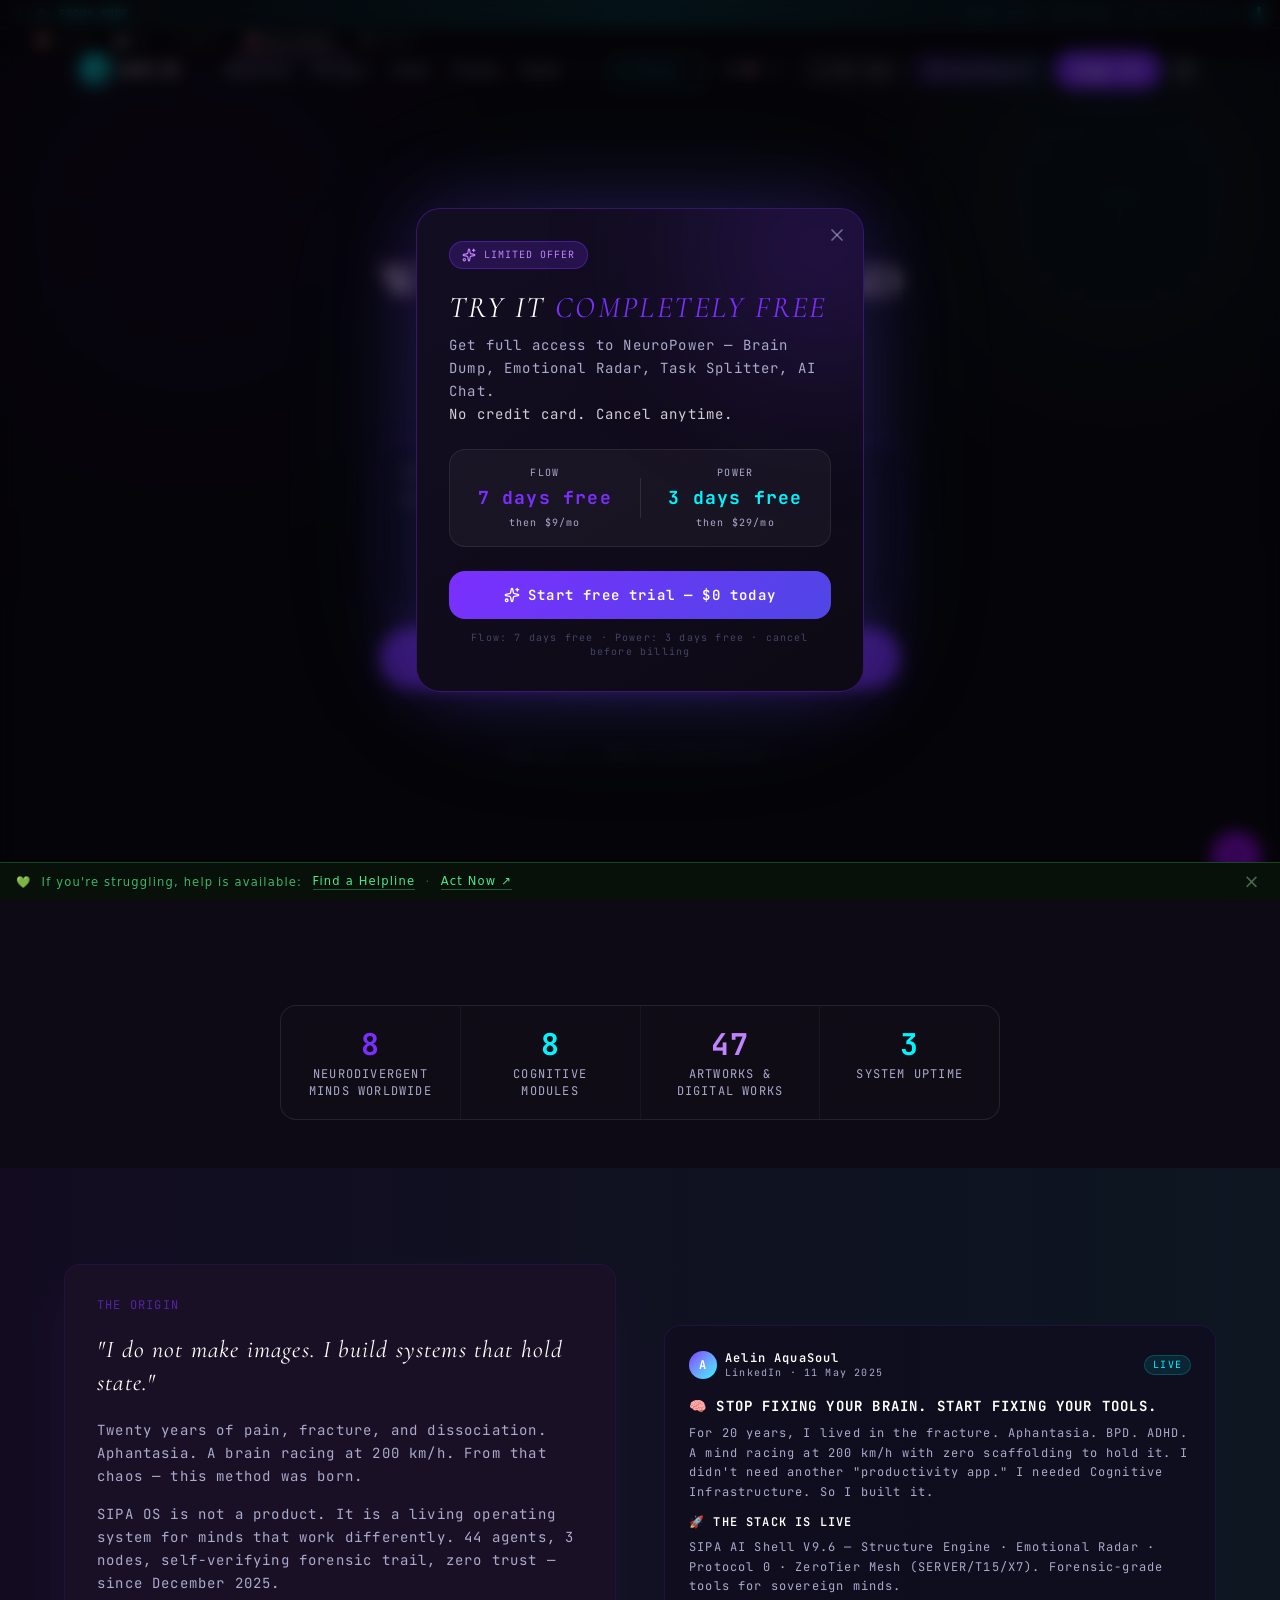
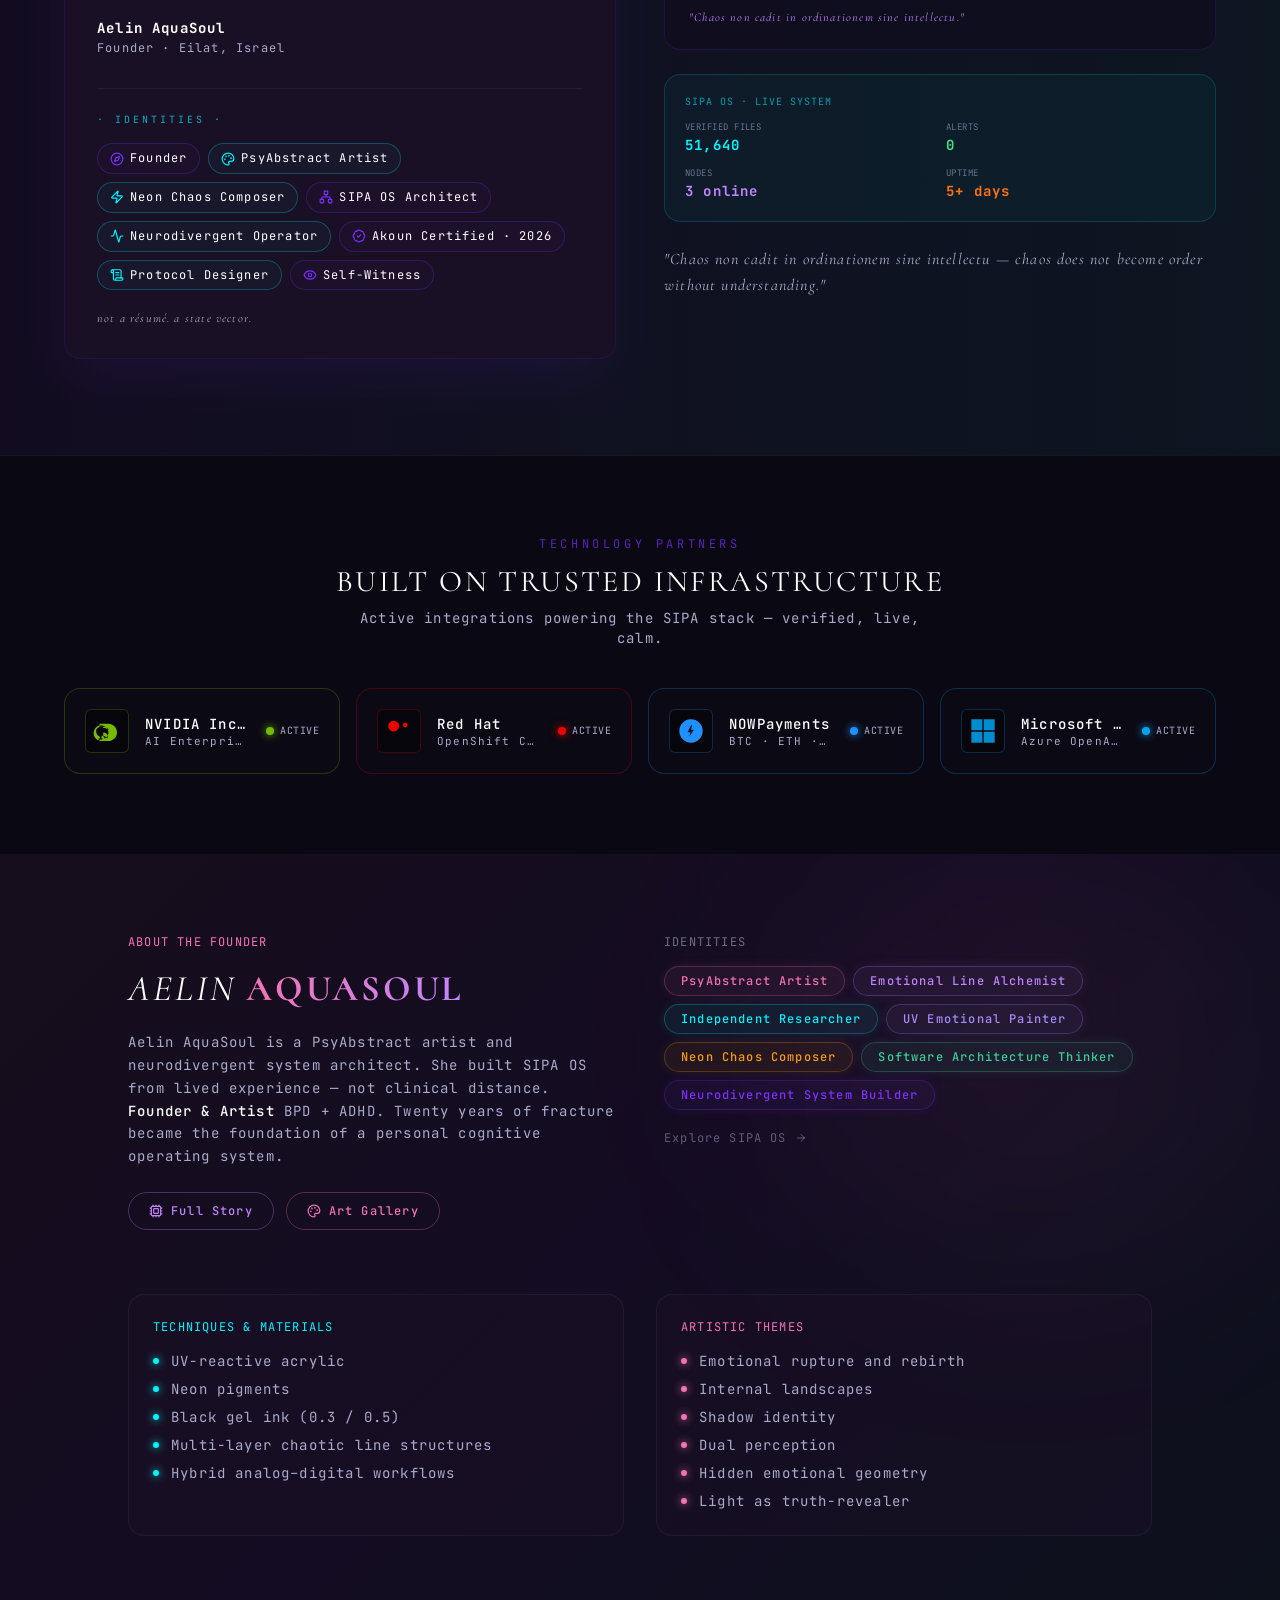
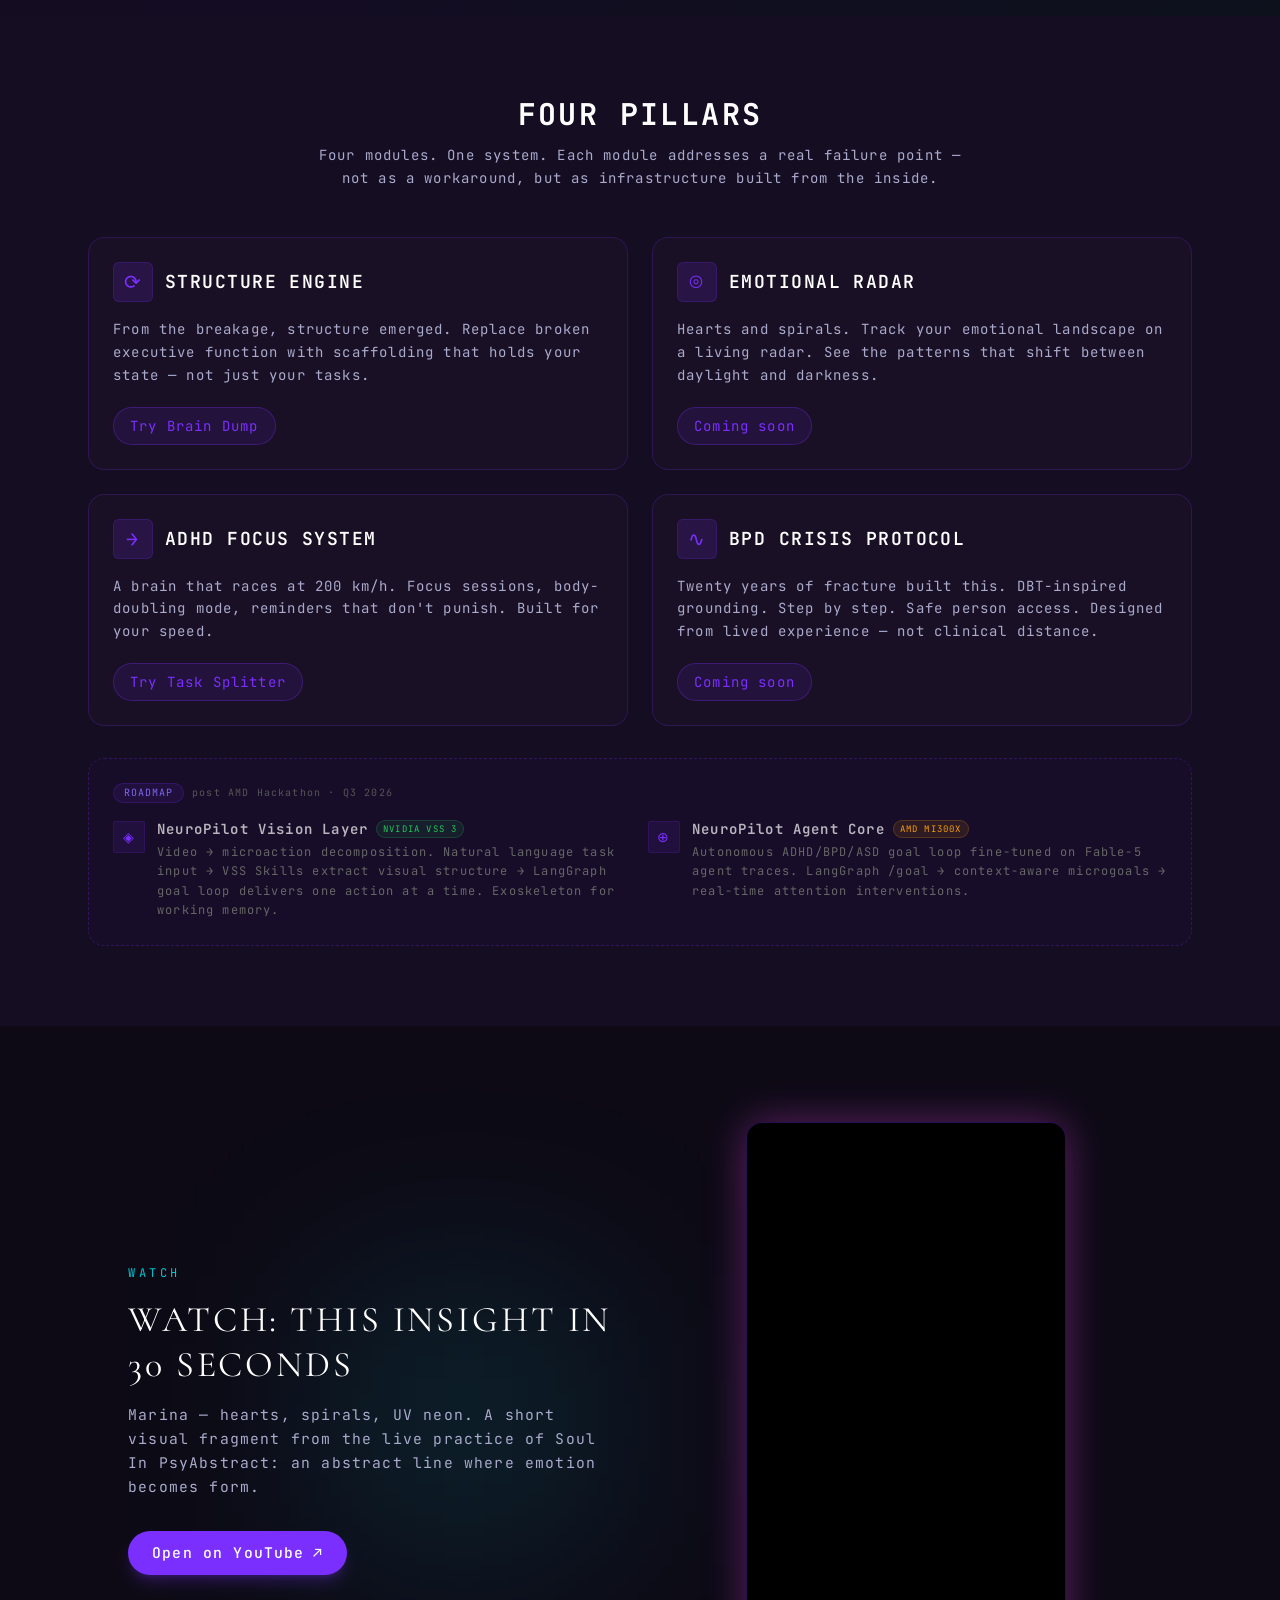
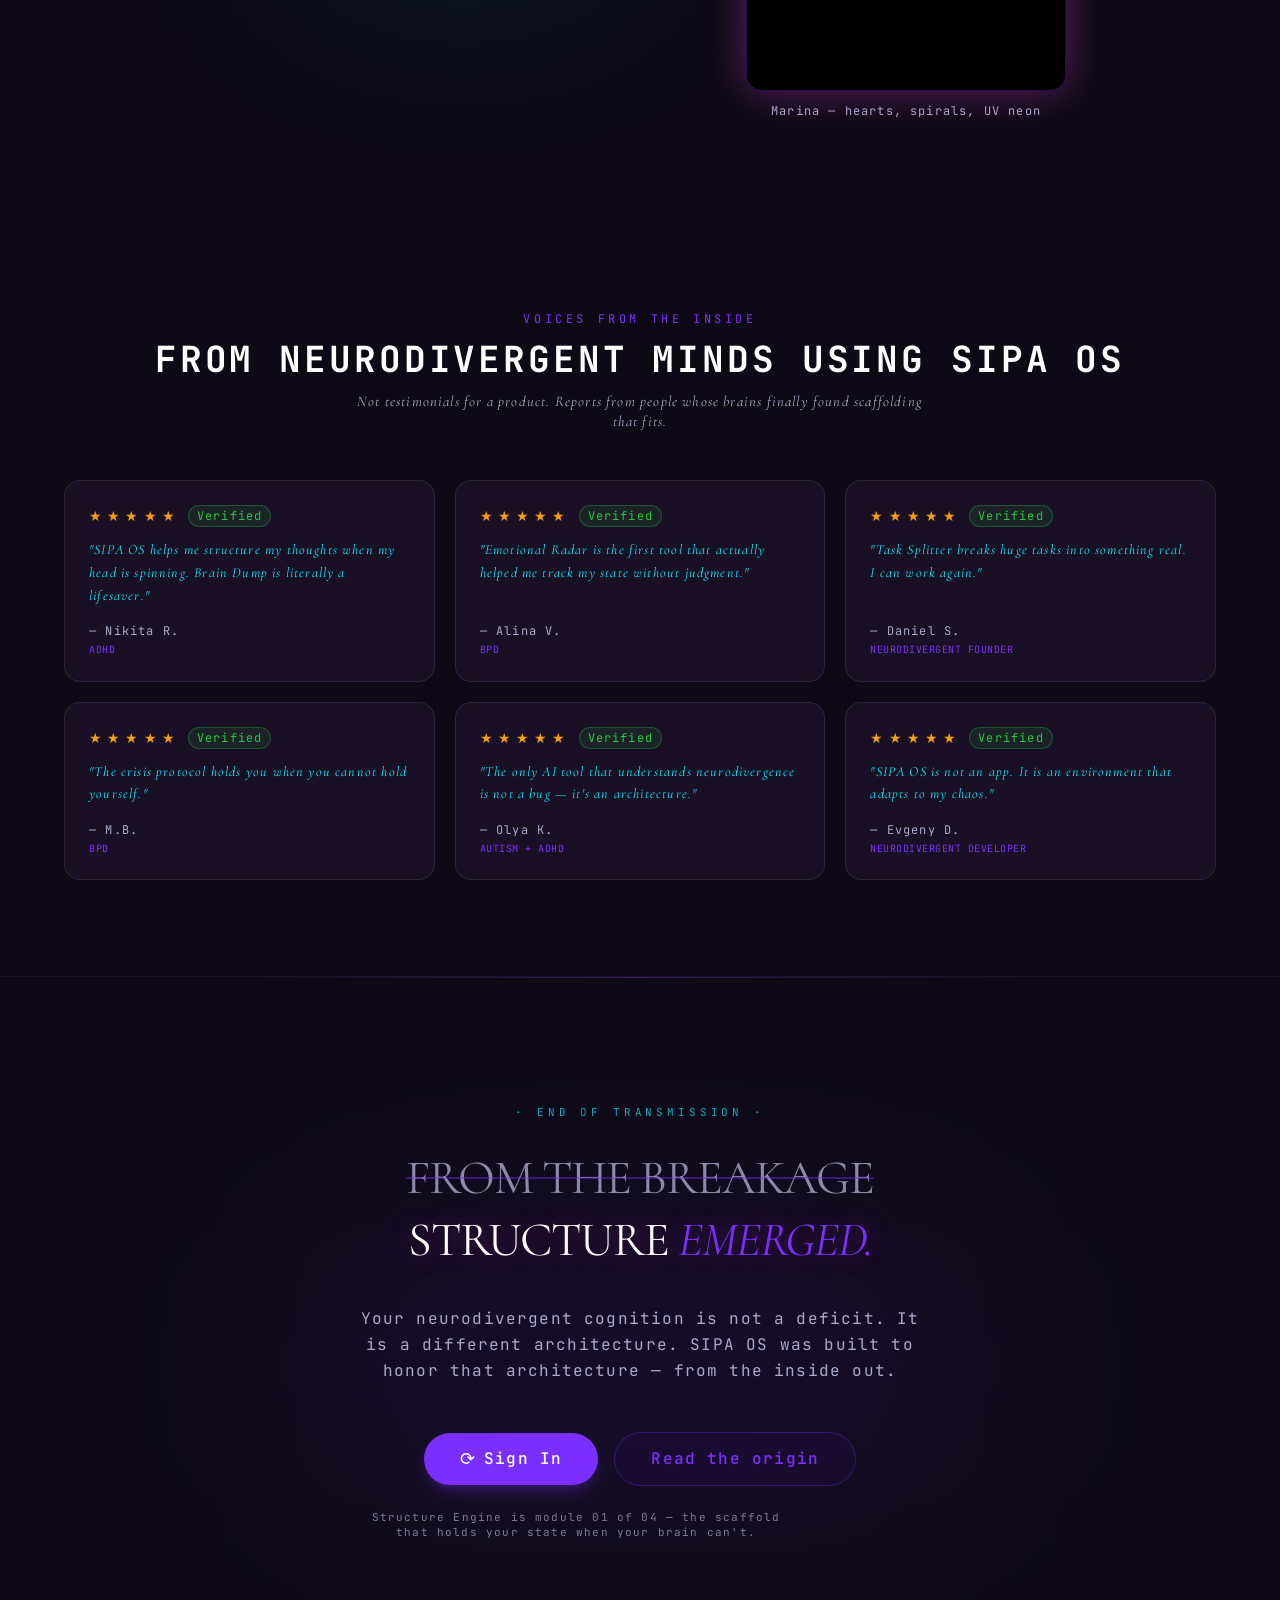
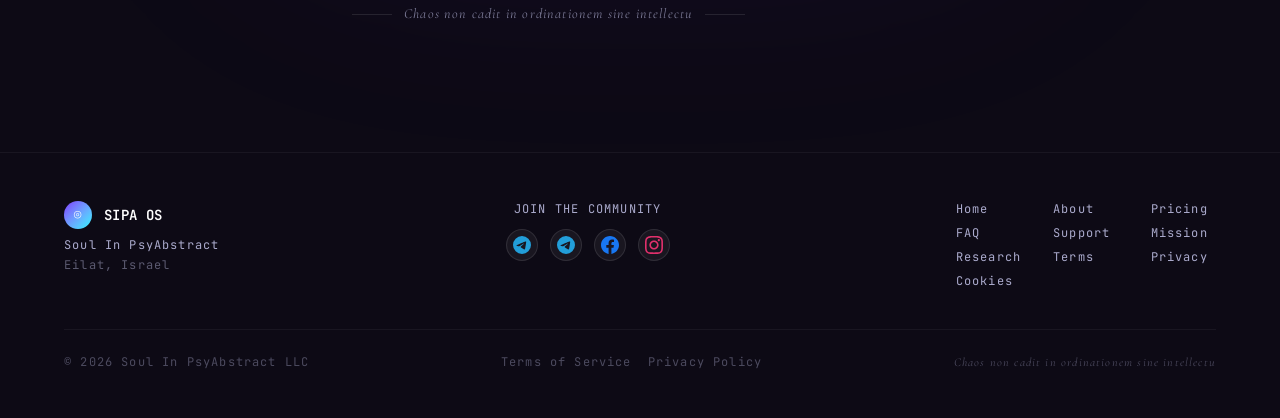
<file: index.html>
<!doctype html>
<html lang="en">
  <head>
    <meta charset="UTF-8" />
    <meta name="viewport" content="width=device-width, initial-scale=1.0" />

    <title>SIPA NeuroPower — Cognitive OS for neurodivergent minds</title>
    <meta name="description" content="Your uniqueness is in your neurodivergence. SIPA NeuroPower — Cognitive OS built from inside the experience. Structure, focus, and emotional tools for ADHD and BPD minds." />
    <meta name="author" content="Soul In PsyAbstract" />
    <meta name="robots" content="index, follow, max-snippet:-1, max-image-preview:large" />
    <link rel="canonical" href="https://neuropower.sipa-os.org/" />
    <script defer src="https://cloud.umami.is/script.js" data-website-id="fbc81f74-0342-43c3-b8e5-3f2c1af0d299"></script>
    <script async src="https://www.googletagmanager.com/gtag/js?id=G-7P1M9TMSWS"></script>
    <script>
      window.dataLayer = window.dataLayer || [];
      function gtag(){dataLayer.push(arguments);}
      gtag('js', new Date());
      gtag('config', 'G-7P1M9TMSWS');
    </script>
    <link
      rel="icon"
      type="image/svg+xml"
      href="data:image/svg+xml,<svg xmlns='http://www.w3.org/2000/svg' viewBox='0 0 100 100'><text y='.9em' font-size='90'>◎</text></svg>"
    />

    <meta property="og:title" content="SIPA NeuroPower — Cognitive OS for neurodivergent minds" />
    <meta property="og:description" content="Your uniqueness is in your neurodivergence. SIPA NeuroPower — built from inside the experience." />
    <meta property="og:type" content="website" />
    <meta property="og:url" content="https://neuropower.sipa-os.org/" />
    <meta property="og:site_name" content="SIPA NeuroPower" />
    <meta property="og:image" content="https://sipaos.life/assets/uv-neon-hero-BdcRF3rr.jpg" />
    <meta property="og:image:type" content="image/jpeg" />
    <meta property="og:image:width" content="1200" />
    <meta property="og:image:height" content="630" />

    <meta name="twitter:card" content="summary_large_image" />
    <meta name="twitter:title" content="SIPA NeuroPower — Cognitive OS for neurodivergent minds" />
    <meta name="twitter:description" content="Your uniqueness is in your neurodivergence. SIPA NeuroPower." />
    <meta name="twitter:image" content="https://sipaos.life/assets/uv-neon-hero-BdcRF3rr.jpg" />
    <meta name="twitter:site" content="@soulinpsyabstract" />

    <!-- PWA Configuration -->
    <link rel="manifest" href="/site.webmanifest" />
    <meta name="theme-color" content="#7b2fff" />
    <meta name="apple-mobile-web-app-capable" content="yes" />
    <meta name="apple-mobile-web-app-status-bar-style" content="black" />
    <meta name="apple-mobile-web-app-title" content="SIPA OS" />
    <link rel="apple-touch-icon" href="/icon/icon-192.png" />

    <!-- Fonts -->
    <link rel="preconnect" href="https://fonts.googleapis.com" />
    <link rel="preconnect" href="https://fonts.gstatic.com" crossorigin />
    <link
      href="https://fonts.googleapis.com/css2?family=Cormorant:ital,wght@0,300..700;1,300..700&family=Space+Grotesk:wght@300..700&family=JetBrains+Mono:ital,wght@0,100..800;1,100..800&display=swap"
      rel="stylesheet"
      crossorigin
    />

    <!-- Detect dark mode preference and set the class before next-themes loads. This avoids a flash of unstyled content (FOUC) when the page loads. -->
    <script>
      try {
        let theme = localStorage.getItem("theme");
        if (theme === "system" || !theme) {
          let prefersDark = window.matchMedia(
            "(prefers-color-scheme: dark)",
          ).matches;
          theme = prefersDark ? "dark" : "light";
        }
        document.documentElement.classList.add(theme);
      } catch (e) {}
    </script>

    <script>function initApollo(){var n=Math.random().toString(36).substring(7),o=document.createElement("script");o.src="https://assets.apollo.io/micro/website-tracker/tracker.iife.js?nocache="+n,o.async=!0,o.defer=!0,o.onload=function(){window.trackingFunctions.onLoad({appId:"6a228540bd394d000c1d41f5"})},document.head.appendChild(o)}initApollo();</script>
    <script type="module" crossorigin src="/assets/index-D8qrYZLr.js"></script>
    <link rel="stylesheet" crossorigin href="/assets/index-D7WKyDx9.css">
  </head>
  <body>
    <div id="root"></div>
    <script src="https://tts.sipa-os.org/tts_widget.js" defer></script>
    <!-- Google Translate -->
    <script type="text/javascript">
      function googleTranslateElementInit() {
        new google.translate.TranslateElement(
          { pageLanguage: 'en', layout: google.translate.TranslateElement.InlineLayout.SIMPLE, autoDisplay: false },
          'google_translate_element'
        );
      }
    </script>
    <script type="text/javascript" src="//translate.google.com/translate_a/element.js?cb=googleTranslateElementInit"></script>
    <div id="mh-bar" style="position:fixed;bottom:0;left:0;right:0;background:#07110a;border-top:1px solid rgba(74,222,128,.25);padding:.55rem 1rem;display:flex;align-items:center;gap:.65rem;z-index:9999;font-family:system-ui,sans-serif;font-size:.72rem;flex-wrap:wrap">💚<span style="color:rgba(74,222,128,.8)">If you're struggling, help is available:</span><a href="https://findahelpline.com" target="_blank" rel="noopener" style="color:#4de88e;text-decoration:none;border-bottom:1px solid rgba(74,222,128,.35)">Find a Helpline</a><span style="color:#3a5a3a">·</span><a href="https://wmhdofficial.com" target="_blank" rel="noopener" style="color:#4de88e;text-decoration:none;border-bottom:1px solid rgba(74,222,128,.35)">Act Now ↗</a><button onclick="document.getElementById('mh-bar').remove()" style="margin-left:auto;background:none;border:none;color:#4a6a4a;font-size:1.2rem;cursor:pointer;padding:0 .2rem;line-height:1" aria-label="Close">×</button></div>
  </body>
</html>
</file>
<file: assets/index-D7WKyDx9.css>
@layer properties{@supports (((-webkit-hyphens:none)) and (not (margin-trim:inline))) or ((-moz-orient:inline) and (not (color:rgb(from red r g b)))){*,:before,:after,::backdrop{--tw-translate-x:0;--tw-translate-y:0;--tw-translate-z:0;--tw-scale-x:1;--tw-scale-y:1;--tw-scale-z:1;--tw-rotate-x:initial;--tw-rotate-y:initial;--tw-rotate-z:initial;--tw-skew-x:initial;--tw-skew-y:initial;--tw-space-y-reverse:0;--tw-space-x-reverse:0;--tw-divide-y-reverse:0;--tw-border-style:solid;--tw-gradient-position:initial;--tw-gradient-from:#0000;--tw-gradient-via:#0000;--tw-gradient-to:#0000;--tw-gradient-stops:initial;--tw-gradient-via-stops:initial;--tw-gradient-from-position:0%;--tw-gradient-via-position:50%;--tw-gradient-to-position:100%;--tw-leading:initial;--tw-font-weight:initial;--tw-tracking:initial;--tw-ordinal:initial;--tw-slashed-zero:initial;--tw-numeric-figure:initial;--tw-numeric-spacing:initial;--tw-numeric-fraction:initial;--tw-shadow:0 0 #0000;--tw-shadow-color:initial;--tw-shadow-alpha:100%;--tw-inset-shadow:0 0 #0000;--tw-inset-shadow-color:initial;--tw-inset-shadow-alpha:100%;--tw-ring-color:initial;--tw-ring-shadow:0 0 #0000;--tw-inset-ring-color:initial;--tw-inset-ring-shadow:0 0 #0000;--tw-ring-inset:initial;--tw-ring-offset-width:0px;--tw-ring-offset-color:#fff;--tw-ring-offset-shadow:0 0 #0000;--tw-outline-style:solid;--tw-blur:initial;--tw-brightness:initial;--tw-contrast:initial;--tw-grayscale:initial;--tw-hue-rotate:initial;--tw-invert:initial;--tw-opacity:initial;--tw-saturate:initial;--tw-sepia:initial;--tw-drop-shadow:initial;--tw-drop-shadow-color:initial;--tw-drop-shadow-alpha:100%;--tw-drop-shadow-size:initial;--tw-backdrop-blur:initial;--tw-backdrop-brightness:initial;--tw-backdrop-contrast:initial;--tw-backdrop-grayscale:initial;--tw-backdrop-hue-rotate:initial;--tw-backdrop-invert:initial;--tw-backdrop-opacity:initial;--tw-backdrop-saturate:initial;--tw-backdrop-sepia:initial;--tw-duration:initial;--tw-ease:initial;--tw-content:"";--tw-animation-delay:0s;--tw-animation-direction:normal;--tw-animation-duration:initial;--tw-animation-fill-mode:none;--tw-animation-iteration-count:1;--tw-enter-blur:0;--tw-enter-opacity:1;--tw-enter-rotate:0;--tw-enter-scale:1;--tw-enter-translate-x:0;--tw-enter-translate-y:0;--tw-exit-blur:0;--tw-exit-opacity:1;--tw-exit-rotate:0;--tw-exit-scale:1;--tw-exit-translate-x:0;--tw-exit-translate-y:0}}}@layer theme{:root,:host{--font-sans:"Space Grotesk", ui-sans-serif, system-ui, sans-serif, "Apple Color Emoji", "Segoe UI Emoji", "Segoe UI Symbol", "Noto Color Emoji";--font-serif:"Cormorant", ui-serif, Georgia, Cambria, "Times New Roman", Times, serif;--font-mono:"JetBrains Mono", ui-monospace, SFMono-Regular, Menlo, Monaco, Consolas, "Liberation Mono", "Courier New", monospace;--color-red-200:oklch(88.5% .062 18.334);--color-red-300:oklch(80.8% .114 19.571);--color-red-400:oklch(70.4% .191 22.216);--color-red-500:oklch(63.7% .237 25.331);--color-red-800:oklch(44.4% .177 26.899);--color-red-950:oklch(25.8% .092 26.042);--color-yellow-300:oklch(90.5% .182 98.111);--color-yellow-400:oklch(85.2% .199 91.936);--color-yellow-500:oklch(79.5% .184 86.047);--color-green-400:oklch(79.2% .209 151.711);--color-green-500:oklch(72.3% .219 149.579);--color-green-600:oklch(62.7% .194 149.214);--color-cyan-400:oklch(78.9% .154 211.53);--color-purple-400:oklch(71.4% .203 305.504);--color-pink-300:oklch(82.3% .12 346.018);--color-pink-400:oklch(71.8% .202 349.761);--color-pink-500:oklch(65.6% .241 354.308);--color-pink-600:oklch(59.2% .249 .584);--color-gray-500:oklch(55.1% .027 264.364);--color-zinc-300:oklch(87.1% .006 286.286);--color-zinc-400:oklch(70.5% .015 286.067);--color-zinc-500:oklch(55.2% .016 285.938);--color-zinc-600:oklch(44.2% .017 285.786);--color-zinc-700:oklch(37% .013 285.805);--color-zinc-800:oklch(27.4% .006 286.033);--color-zinc-900:oklch(21% .006 285.885);--color-black:#000;--color-white:#fff;--spacing:.25rem;--container-xs:20rem;--container-sm:24rem;--container-md:28rem;--container-lg:32rem;--container-xl:36rem;--container-2xl:42rem;--container-3xl:48rem;--container-4xl:56rem;--container-5xl:64rem;--container-6xl:72rem;--container-7xl:80rem;--text-xs:.75rem;--text-xs--line-height:calc(1 / .75);--text-sm:.875rem;--text-sm--line-height:calc(1.25 / .875);--text-base:1rem;--text-base--line-height: 1.5 ;--text-lg:1.125rem;--text-lg--line-height:calc(1.75 / 1.125);--text-xl:1.25rem;--text-xl--line-height:calc(1.75 / 1.25);--text-2xl:1.5rem;--text-2xl--line-height:calc(2 / 1.5);--text-3xl:1.875rem;--text-3xl--line-height: 1.2 ;--text-4xl:2.25rem;--text-4xl--line-height:calc(2.5 / 2.25);--text-5xl:3rem;--text-5xl--line-height:1;--text-6xl:3.75rem;--text-6xl--line-height:1;--text-7xl:4.5rem;--text-7xl--line-height:1;--font-weight-light:300;--font-weight-normal:400;--font-weight-medium:500;--font-weight-semibold:600;--font-weight-bold:700;--tracking-tight:-.025em;--tracking-wide:.025em;--tracking-wider:.05em;--tracking-widest:.1em;--leading-tight:1.25;--leading-snug:1.375;--leading-relaxed:1.625;--radius-2xl:1rem;--radius-3xl:1.5rem;--ease-out:cubic-bezier(0, 0, .2, 1);--ease-in-out:cubic-bezier(.4, 0, .2, 1);--animate-spin:spin 1s linear infinite;--animate-ping:ping 1s cubic-bezier(0, 0, .2, 1) infinite;--animate-pulse:pulse 2s cubic-bezier(.4, 0, .6, 1) infinite;--animate-bounce:bounce 1s infinite;--blur-sm:8px;--blur-md:12px;--blur-lg:16px;--blur-xl:24px;--aspect-video:16 / 9;--default-transition-duration:.15s;--default-transition-timing-function:cubic-bezier(.4, 0, .2, 1);--default-font-family:"Space Grotesk", ui-sans-serif, system-ui, sans-serif, "Apple Color Emoji", "Segoe UI Emoji", "Segoe UI Symbol", "Noto Color Emoji";--default-mono-font-family:"JetBrains Mono", ui-monospace, SFMono-Regular, Menlo, Monaco, Consolas, "Liberation Mono", "Courier New", monospace;--color-background:var(--background);--color-foreground:var(--foreground);--color-border:var(--border)}}@layer base{*,:after,:before,::backdrop{box-sizing:border-box;border:0 solid;margin:0;padding:0}::file-selector-button{box-sizing:border-box;border:0 solid;margin:0;padding:0}html,:host{-webkit-text-size-adjust:100%;tab-size:4;line-height:1.5;font-family:var(--default-font-family,ui-sans-serif, system-ui, sans-serif, "Apple Color Emoji", "Segoe UI Emoji", "Segoe UI Symbol", "Noto Color Emoji");font-feature-settings:var(--default-font-feature-settings,normal);font-variation-settings:var(--default-font-variation-settings,normal);-webkit-tap-highlight-color:transparent}hr{height:0;color:inherit;border-top-width:1px}abbr:where([title]){-webkit-text-decoration:underline dotted;text-decoration:underline dotted}h1,h2,h3,h4,h5,h6{font-size:inherit;font-weight:inherit}a{color:inherit;-webkit-text-decoration:inherit;text-decoration:inherit}b,strong{font-weight:bolder}code,kbd,samp,pre{font-family:var(--default-mono-font-family,ui-monospace, SFMono-Regular, Menlo, Monaco, Consolas, "Liberation Mono", "Courier New", monospace);font-feature-settings:var(--default-mono-font-feature-settings,normal);font-variation-settings:var(--default-mono-font-variation-settings,normal);font-size:1em}small{font-size:80%}sub,sup{vertical-align:baseline;font-size:75%;line-height:0;position:relative}sub{bottom:-.25em}sup{top:-.5em}table{text-indent:0;border-color:inherit;border-collapse:collapse}:-moz-focusring{outline:auto}progress{vertical-align:baseline}summary{display:list-item}ol,ul,menu{list-style:none}img,svg,video,canvas,audio,iframe,embed,object{vertical-align:middle;display:block}img,video{max-width:100%;height:auto}button,input,select,optgroup,textarea{font:inherit;font-feature-settings:inherit;font-variation-settings:inherit;letter-spacing:inherit;color:inherit;opacity:1;background-color:#0000;border-radius:0}::file-selector-button{font:inherit;font-feature-settings:inherit;font-variation-settings:inherit;letter-spacing:inherit;color:inherit;opacity:1;background-color:#0000;border-radius:0}:where(select:is([multiple],[size])) optgroup{font-weight:bolder}:where(select:is([multiple],[size])) optgroup option{padding-inline-start:20px}::file-selector-button{margin-inline-end:4px}::placeholder{opacity:1}@supports (not ((-webkit-appearance:-apple-pay-button))) or (contain-intrinsic-size:1px){::placeholder{color:currentColor}@supports (color:color-mix(in lab,red,red)){::placeholder{color:color-mix(in oklab,currentcolor 50%,transparent)}}}textarea{resize:vertical}::-webkit-search-decoration{-webkit-appearance:none}::-webkit-date-and-time-value{min-height:1lh;text-align:inherit}::-webkit-datetime-edit{display:inline-flex}::-webkit-datetime-edit-fields-wrapper{padding:0}::-webkit-datetime-edit{padding-block:0}::-webkit-datetime-edit-year-field{padding-block:0}::-webkit-datetime-edit-month-field{padding-block:0}::-webkit-datetime-edit-day-field{padding-block:0}::-webkit-datetime-edit-hour-field{padding-block:0}::-webkit-datetime-edit-minute-field{padding-block:0}::-webkit-datetime-edit-second-field{padding-block:0}::-webkit-datetime-edit-millisecond-field{padding-block:0}::-webkit-datetime-edit-meridiem-field{padding-block:0}::-webkit-calendar-picker-indicator{line-height:1}:-moz-ui-invalid{box-shadow:none}button,input:where([type=button],[type=reset],[type=submit]){appearance:button}::file-selector-button{appearance:button}::-webkit-inner-spin-button{height:auto}::-webkit-outer-spin-button{height:auto}[hidden]:where(:not([hidden=until-found])){display:none!important}*{border-color:var(--border);outline-color:var(--ring)}@supports (color:color-mix(in lab,red,red)){*{outline-color:color-mix(in oklab,var(--ring) 50%,transparent)}}body{background-color:var(--background);color:var(--foreground);font-family:var(--mode-font-family,var(--font-sans));font-size:calc(1rem * var(--mode-font-scale,1));line-height:var(--mode-line-height,1.6);letter-spacing:var(--mode-letter-spacing,0);transition:font-size var(--mode-anim-duration,.3s) ease,line-height var(--mode-anim-duration,.3s) ease,letter-spacing var(--mode-anim-duration,.3s) ease,font-family var(--mode-anim-duration,.3s) ease}h1,h2,h3,h4,h5,h6{letter-spacing:var(--mode-letter-spacing,0);line-height:calc(var(--mode-line-height,1.6) * .85);font-family:var(--mode-font-family,var(--font-sans))}}@layer components;@layer utilities{.pointer-events-auto{pointer-events:auto}.pointer-events-none{pointer-events:none}.collapse{visibility:collapse}.invisible{visibility:hidden}.visible{visibility:visible}.sr-only{clip-path:inset(50%);white-space:nowrap;border-width:0;width:1px;height:1px;margin:-1px;padding:0;position:absolute;overflow:hidden}.absolute{position:absolute}.fixed{position:fixed}.relative{position:relative}.static{position:static}.sticky{position:sticky}.inset-0{inset:calc(var(--spacing) * 0)}.inset-x-0{inset-inline:calc(var(--spacing) * 0)}.inset-y-0{inset-block:calc(var(--spacing) * 0)}.-top-3{top:calc(var(--spacing) * -3)}.-top-10{top:calc(var(--spacing) * -10)}.-top-12{top:calc(var(--spacing) * -12)}.-top-20{top:calc(var(--spacing) * -20)}.top-0{top:calc(var(--spacing) * 0)}.top-0\.5{top:calc(var(--spacing) * .5)}.top-1\.5{top:calc(var(--spacing) * 1.5)}.top-1\/2{top:50%}.top-1\/3{top:33.3333%}.top-1\/4{top:25%}.top-3\.5{top:calc(var(--spacing) * 3.5)}.top-4{top:calc(var(--spacing) * 4)}.top-5{top:calc(var(--spacing) * 5)}.top-6{top:calc(var(--spacing) * 6)}.top-8{top:calc(var(--spacing) * 8)}.top-20{top:calc(var(--spacing) * 20)}.top-\[1px\]{top:1px}.top-\[50\%\]{top:50%}.top-\[60\%\]{top:60%}.top-full{top:100%}.-right-12{right:calc(var(--spacing) * -12)}.-right-20{right:calc(var(--spacing) * -20)}.right-0{right:calc(var(--spacing) * 0)}.right-1{right:calc(var(--spacing) * 1)}.right-1\/3{right:33.3333%}.right-1\/4{right:25%}.right-2{right:calc(var(--spacing) * 2)}.right-3{right:calc(var(--spacing) * 3)}.right-4{right:calc(var(--spacing) * 4)}.right-5{right:calc(var(--spacing) * 5)}.right-6{right:calc(var(--spacing) * 6)}.-bottom-0\.5{bottom:calc(var(--spacing) * -.5)}.-bottom-12{bottom:calc(var(--spacing) * -12)}.bottom-0{bottom:calc(var(--spacing) * 0)}.bottom-1\/4{bottom:25%}.bottom-2{bottom:calc(var(--spacing) * 2)}.bottom-3{bottom:calc(var(--spacing) * 3)}.bottom-4{bottom:calc(var(--spacing) * 4)}.bottom-5{bottom:calc(var(--spacing) * 5)}.bottom-6{bottom:calc(var(--spacing) * 6)}.bottom-8{bottom:calc(var(--spacing) * 8)}.bottom-20{bottom:calc(var(--spacing) * 20)}.bottom-\[74px\]{bottom:74px}.-left-12{left:calc(var(--spacing) * -12)}.left-0{left:calc(var(--spacing) * 0)}.left-0\.5{left:calc(var(--spacing) * .5)}.left-1\.5{left:calc(var(--spacing) * 1.5)}.left-1\/2{left:50%}.left-1\/3{left:33.3333%}.left-1\/4{left:25%}.left-2{left:calc(var(--spacing) * 2)}.left-4{left:calc(var(--spacing) * 4)}.left-5{left:calc(var(--spacing) * 5)}.left-6{left:calc(var(--spacing) * 6)}.left-8{left:calc(var(--spacing) * 8)}.left-\[50\%\]{left:50%}.-z-10{z-index:-10}.z-0{z-index:0}.z-10{z-index:10}.z-20{z-index:20}.z-40{z-index:40}.z-50{z-index:50}.z-\[-1\]{z-index:-1}.z-\[1\]{z-index:1}.z-\[89\]{z-index:89}.z-\[90\]{z-index:90}.z-\[100\]{z-index:100}.z-\[200\]{z-index:200}.z-\[300\]{z-index:300}.z-\[301\]{z-index:301}.z-\[9999\]{z-index:9999}.order-1{order:1}.order-2{order:2}.container{width:100%}@media(min-width:40rem){.container{max-width:40rem}}@media(min-width:48rem){.container{max-width:48rem}}@media(min-width:64rem){.container{max-width:64rem}}@media(min-width:80rem){.container{max-width:80rem}}@media(min-width:96rem){.container{max-width:96rem}}.-mx-1{margin-inline:calc(var(--spacing) * -1)}.mx-2{margin-inline:calc(var(--spacing) * 2)}.mx-3\.5{margin-inline:calc(var(--spacing) * 3.5)}.mx-4{margin-inline:calc(var(--spacing) * 4)}.mx-auto{margin-inline:auto}.my-0\.5{margin-block:calc(var(--spacing) * .5)}.my-1{margin-block:calc(var(--spacing) * 1)}.my-4{margin-block:calc(var(--spacing) * 4)}.my-6{margin-block:calc(var(--spacing) * 6)}.prose{color:var(--tw-prose-body);max-width:65ch}.prose :where(p):not(:where([class~=not-prose],[class~=not-prose] *)){margin-top:1.25em;margin-bottom:1.25em}.prose :where([class~=lead]):not(:where([class~=not-prose],[class~=not-prose] *)){color:var(--tw-prose-lead);margin-top:1.2em;margin-bottom:1.2em;font-size:1.25em;line-height:1.6}.prose :where(a):not(:where([class~=not-prose],[class~=not-prose] *)){color:var(--tw-prose-links);font-weight:500;text-decoration:underline}.prose :where(strong):not(:where([class~=not-prose],[class~=not-prose] *)){color:var(--tw-prose-bold);font-weight:600}.prose :where(a strong):not(:where([class~=not-prose],[class~=not-prose] *)),.prose :where(blockquote strong):not(:where([class~=not-prose],[class~=not-prose] *)),.prose :where(thead th strong):not(:where([class~=not-prose],[class~=not-prose] *)){color:inherit}.prose :where(ol):not(:where([class~=not-prose],[class~=not-prose] *)){margin-top:1.25em;margin-bottom:1.25em;padding-inline-start:1.625em;list-style-type:decimal}.prose :where(ol[type=A]):not(:where([class~=not-prose],[class~=not-prose] *)){list-style-type:upper-alpha}.prose :where(ol[type=a]):not(:where([class~=not-prose],[class~=not-prose] *)){list-style-type:lower-alpha}.prose :where(ol[type=A s]):not(:where([class~=not-prose],[class~=not-prose] *)){list-style-type:upper-alpha}.prose :where(ol[type=a s]):not(:where([class~=not-prose],[class~=not-prose] *)){list-style-type:lower-alpha}.prose :where(ol[type=I]):not(:where([class~=not-prose],[class~=not-prose] *)){list-style-type:upper-roman}.prose :where(ol[type=i]):not(:where([class~=not-prose],[class~=not-prose] *)){list-style-type:lower-roman}.prose :where(ol[type=I s]):not(:where([class~=not-prose],[class~=not-prose] *)){list-style-type:upper-roman}.prose :where(ol[type=i s]):not(:where([class~=not-prose],[class~=not-prose] *)){list-style-type:lower-roman}.prose :where(ol[type="1"]):not(:where([class~=not-prose],[class~=not-prose] *)){list-style-type:decimal}.prose :where(ul):not(:where([class~=not-prose],[class~=not-prose] *)){margin-top:1.25em;margin-bottom:1.25em;padding-inline-start:1.625em;list-style-type:disc}.prose :where(ol>li):not(:where([class~=not-prose],[class~=not-prose] *))::marker{color:var(--tw-prose-counters);font-weight:400}.prose :where(ul>li):not(:where([class~=not-prose],[class~=not-prose] *))::marker{color:var(--tw-prose-bullets)}.prose :where(dt):not(:where([class~=not-prose],[class~=not-prose] *)){color:var(--tw-prose-headings);margin-top:1.25em;font-weight:600}.prose :where(hr):not(:where([class~=not-prose],[class~=not-prose] *)){border-color:var(--tw-prose-hr);border-top-width:1px;margin-top:3em;margin-bottom:3em}.prose :where(blockquote):not(:where([class~=not-prose],[class~=not-prose] *)){color:var(--tw-prose-quotes);border-inline-start-width:.25rem;border-inline-start-color:var(--tw-prose-quote-borders);quotes:"“""”""‘""’";margin-top:1.6em;margin-bottom:1.6em;padding-inline-start:1em;font-style:italic;font-weight:500}.prose :where(blockquote p:first-of-type):not(:where([class~=not-prose],[class~=not-prose] *)):before{content:open-quote}.prose :where(blockquote p:last-of-type):not(:where([class~=not-prose],[class~=not-prose] *)):after{content:close-quote}.prose :where(h1):not(:where([class~=not-prose],[class~=not-prose] *)){color:var(--tw-prose-headings);margin-top:0;margin-bottom:.888889em;font-size:2.25em;font-weight:800;line-height:1.11111}.prose :where(h1 strong):not(:where([class~=not-prose],[class~=not-prose] *)){color:inherit;font-weight:900}.prose :where(h2):not(:where([class~=not-prose],[class~=not-prose] *)){color:var(--tw-prose-headings);margin-top:2em;margin-bottom:1em;font-size:1.5em;font-weight:700;line-height:1.33333}.prose :where(h2 strong):not(:where([class~=not-prose],[class~=not-prose] *)){color:inherit;font-weight:800}.prose :where(h3):not(:where([class~=not-prose],[class~=not-prose] *)){color:var(--tw-prose-headings);margin-top:1.6em;margin-bottom:.6em;font-size:1.25em;font-weight:600;line-height:1.6}.prose :where(h3 strong):not(:where([class~=not-prose],[class~=not-prose] *)){color:inherit;font-weight:700}.prose :where(h4):not(:where([class~=not-prose],[class~=not-prose] *)){color:var(--tw-prose-headings);margin-top:1.5em;margin-bottom:.5em;font-weight:600;line-height:1.5}.prose :where(h4 strong):not(:where([class~=not-prose],[class~=not-prose] *)){color:inherit;font-weight:700}.prose :where(img):not(:where([class~=not-prose],[class~=not-prose] *)){margin-top:2em;margin-bottom:2em}.prose :where(picture):not(:where([class~=not-prose],[class~=not-prose] *)){margin-top:2em;margin-bottom:2em;display:block}.prose :where(video):not(:where([class~=not-prose],[class~=not-prose] *)){margin-top:2em;margin-bottom:2em}.prose :where(kbd):not(:where([class~=not-prose],[class~=not-prose] *)){color:var(--tw-prose-kbd);box-shadow:0 0 0 1px var(--tw-prose-kbd-shadows),0 3px 0 var(--tw-prose-kbd-shadows);padding-top:.1875em;padding-inline-end:.375em;padding-bottom:.1875em;border-radius:.3125rem;padding-inline-start:.375em;font-family:inherit;font-size:.875em;font-weight:500}.prose :where(code):not(:where([class~=not-prose],[class~=not-prose] *)){color:var(--tw-prose-code);font-size:.875em;font-weight:600}.prose :where(code):not(:where([class~=not-prose],[class~=not-prose] *)):before,.prose :where(code):not(:where([class~=not-prose],[class~=not-prose] *)):after{content:"`"}.prose :where(a code):not(:where([class~=not-prose],[class~=not-prose] *)),.prose :where(h1 code):not(:where([class~=not-prose],[class~=not-prose] *)){color:inherit}.prose :where(h2 code):not(:where([class~=not-prose],[class~=not-prose] *)){color:inherit;font-size:.875em}.prose :where(h3 code):not(:where([class~=not-prose],[class~=not-prose] *)){color:inherit;font-size:.9em}.prose :where(h4 code):not(:where([class~=not-prose],[class~=not-prose] *)),.prose :where(blockquote code):not(:where([class~=not-prose],[class~=not-prose] *)),.prose :where(thead th code):not(:where([class~=not-prose],[class~=not-prose] *)){color:inherit}.prose :where(pre):not(:where([class~=not-prose],[class~=not-prose] *)){color:var(--tw-prose-pre-code);background-color:var(--tw-prose-pre-bg);padding-top:.857143em;padding-inline-end:1.14286em;padding-bottom:.857143em;border-radius:.375rem;margin-top:1.71429em;margin-bottom:1.71429em;padding-inline-start:1.14286em;font-size:.875em;font-weight:400;line-height:1.71429;overflow-x:auto}.prose :where(pre code):not(:where([class~=not-prose],[class~=not-prose] *)){font-weight:inherit;color:inherit;font-size:inherit;font-family:inherit;line-height:inherit;background-color:#0000;border-width:0;border-radius:0;padding:0}.prose :where(pre code):not(:where([class~=not-prose],[class~=not-prose] *)):before,.prose :where(pre code):not(:where([class~=not-prose],[class~=not-prose] *)):after{content:none}.prose :where(table):not(:where([class~=not-prose],[class~=not-prose] *)){table-layout:auto;width:100%;margin-top:2em;margin-bottom:2em;font-size:.875em;line-height:1.71429}.prose :where(thead):not(:where([class~=not-prose],[class~=not-prose] *)){border-bottom-width:1px;border-bottom-color:var(--tw-prose-th-borders)}.prose :where(thead th):not(:where([class~=not-prose],[class~=not-prose] *)){color:var(--tw-prose-headings);vertical-align:bottom;padding-inline-end:.571429em;padding-bottom:.571429em;padding-inline-start:.571429em;font-weight:600}.prose :where(tbody tr):not(:where([class~=not-prose],[class~=not-prose] *)){border-bottom-width:1px;border-bottom-color:var(--tw-prose-td-borders)}.prose :where(tbody tr:last-child):not(:where([class~=not-prose],[class~=not-prose] *)){border-bottom-width:0}.prose :where(tbody td):not(:where([class~=not-prose],[class~=not-prose] *)){vertical-align:baseline}.prose :where(tfoot):not(:where([class~=not-prose],[class~=not-prose] *)){border-top-width:1px;border-top-color:var(--tw-prose-th-borders)}.prose :where(tfoot td):not(:where([class~=not-prose],[class~=not-prose] *)){vertical-align:top}.prose :where(th,td):not(:where([class~=not-prose],[class~=not-prose] *)){text-align:start}.prose :where(figure>*):not(:where([class~=not-prose],[class~=not-prose] *)){margin-top:0;margin-bottom:0}.prose :where(figcaption):not(:where([class~=not-prose],[class~=not-prose] *)){color:var(--tw-prose-captions);margin-top:.857143em;font-size:.875em;line-height:1.42857}.prose{--tw-prose-body:oklch(37.3% .034 259.733);--tw-prose-headings:oklch(21% .034 264.665);--tw-prose-lead:oklch(44.6% .03 256.802);--tw-prose-links:oklch(21% .034 264.665);--tw-prose-bold:oklch(21% .034 264.665);--tw-prose-counters:oklch(55.1% .027 264.364);--tw-prose-bullets:oklch(87.2% .01 258.338);--tw-prose-hr:oklch(92.8% .006 264.531);--tw-prose-quotes:oklch(21% .034 264.665);--tw-prose-quote-borders:oklch(92.8% .006 264.531);--tw-prose-captions:oklch(55.1% .027 264.364);--tw-prose-kbd:oklch(21% .034 264.665);--tw-prose-kbd-shadows:oklab(21% -.00316127 -.0338527/.1);--tw-prose-code:oklch(21% .034 264.665);--tw-prose-pre-code:oklch(92.8% .006 264.531);--tw-prose-pre-bg:oklch(27.8% .033 256.848);--tw-prose-th-borders:oklch(87.2% .01 258.338);--tw-prose-td-borders:oklch(92.8% .006 264.531);--tw-prose-invert-body:oklch(87.2% .01 258.338);--tw-prose-invert-headings:#fff;--tw-prose-invert-lead:oklch(70.7% .022 261.325);--tw-prose-invert-links:#fff;--tw-prose-invert-bold:#fff;--tw-prose-invert-counters:oklch(70.7% .022 261.325);--tw-prose-invert-bullets:oklch(44.6% .03 256.802);--tw-prose-invert-hr:oklch(37.3% .034 259.733);--tw-prose-invert-quotes:oklch(96.7% .003 264.542);--tw-prose-invert-quote-borders:oklch(37.3% .034 259.733);--tw-prose-invert-captions:oklch(70.7% .022 261.325);--tw-prose-invert-kbd:#fff;--tw-prose-invert-kbd-shadows:#ffffff1a;--tw-prose-invert-code:#fff;--tw-prose-invert-pre-code:oklch(87.2% .01 258.338);--tw-prose-invert-pre-bg:#00000080;--tw-prose-invert-th-borders:oklch(44.6% .03 256.802);--tw-prose-invert-td-borders:oklch(37.3% .034 259.733);font-size:1rem;line-height:1.75}.prose :where(picture>img):not(:where([class~=not-prose],[class~=not-prose] *)){margin-top:0;margin-bottom:0}.prose :where(li):not(:where([class~=not-prose],[class~=not-prose] *)){margin-top:.5em;margin-bottom:.5em}.prose :where(ol>li):not(:where([class~=not-prose],[class~=not-prose] *)),.prose :where(ul>li):not(:where([class~=not-prose],[class~=not-prose] *)){padding-inline-start:.375em}.prose :where(.prose>ul>li p):not(:where([class~=not-prose],[class~=not-prose] *)){margin-top:.75em;margin-bottom:.75em}.prose :where(.prose>ul>li>p:first-child):not(:where([class~=not-prose],[class~=not-prose] *)){margin-top:1.25em}.prose :where(.prose>ul>li>p:last-child):not(:where([class~=not-prose],[class~=not-prose] *)){margin-bottom:1.25em}.prose :where(.prose>ol>li>p:first-child):not(:where([class~=not-prose],[class~=not-prose] *)){margin-top:1.25em}.prose :where(.prose>ol>li>p:last-child):not(:where([class~=not-prose],[class~=not-prose] *)){margin-bottom:1.25em}.prose :where(ul ul,ul ol,ol ul,ol ol):not(:where([class~=not-prose],[class~=not-prose] *)){margin-top:.75em;margin-bottom:.75em}.prose :where(dl):not(:where([class~=not-prose],[class~=not-prose] *)){margin-top:1.25em;margin-bottom:1.25em}.prose :where(dd):not(:where([class~=not-prose],[class~=not-prose] *)){margin-top:.5em;padding-inline-start:1.625em}.prose :where(hr+*):not(:where([class~=not-prose],[class~=not-prose] *)),.prose :where(h2+*):not(:where([class~=not-prose],[class~=not-prose] *)),.prose :where(h3+*):not(:where([class~=not-prose],[class~=not-prose] *)),.prose :where(h4+*):not(:where([class~=not-prose],[class~=not-prose] *)){margin-top:0}.prose :where(thead th:first-child):not(:where([class~=not-prose],[class~=not-prose] *)){padding-inline-start:0}.prose :where(thead th:last-child):not(:where([class~=not-prose],[class~=not-prose] *)){padding-inline-end:0}.prose :where(tbody td,tfoot td):not(:where([class~=not-prose],[class~=not-prose] *)){padding-top:.571429em;padding-inline-end:.571429em;padding-bottom:.571429em;padding-inline-start:.571429em}.prose :where(tbody td:first-child,tfoot td:first-child):not(:where([class~=not-prose],[class~=not-prose] *)){padding-inline-start:0}.prose :where(tbody td:last-child,tfoot td:last-child):not(:where([class~=not-prose],[class~=not-prose] *)){padding-inline-end:0}.prose :where(figure):not(:where([class~=not-prose],[class~=not-prose] *)){margin-top:2em;margin-bottom:2em}.prose :where(.prose>:first-child):not(:where([class~=not-prose],[class~=not-prose] *)){margin-top:0}.prose :where(.prose>:last-child):not(:where([class~=not-prose],[class~=not-prose] *)){margin-bottom:0}.-mt-4{margin-top:calc(var(--spacing) * -4)}.mt-0\.5{margin-top:calc(var(--spacing) * .5)}.mt-1{margin-top:calc(var(--spacing) * 1)}.mt-1\.5{margin-top:calc(var(--spacing) * 1.5)}.mt-2{margin-top:calc(var(--spacing) * 2)}.mt-3{margin-top:calc(var(--spacing) * 3)}.mt-4{margin-top:calc(var(--spacing) * 4)}.mt-5{margin-top:calc(var(--spacing) * 5)}.mt-6{margin-top:calc(var(--spacing) * 6)}.mt-8{margin-top:calc(var(--spacing) * 8)}.mt-10{margin-top:calc(var(--spacing) * 10)}.mt-12{margin-top:calc(var(--spacing) * 12)}.mt-16{margin-top:calc(var(--spacing) * 16)}.mt-24{margin-top:calc(var(--spacing) * 24)}.mt-auto{margin-top:auto}.mr-1{margin-right:calc(var(--spacing) * 1)}.mr-2{margin-right:calc(var(--spacing) * 2)}.mr-4{margin-right:calc(var(--spacing) * 4)}.mb-0{margin-bottom:calc(var(--spacing) * 0)}.mb-0\.5{margin-bottom:calc(var(--spacing) * .5)}.mb-1{margin-bottom:calc(var(--spacing) * 1)}.mb-1\.5{margin-bottom:calc(var(--spacing) * 1.5)}.mb-2{margin-bottom:calc(var(--spacing) * 2)}.mb-3{margin-bottom:calc(var(--spacing) * 3)}.mb-4{margin-bottom:calc(var(--spacing) * 4)}.mb-5{margin-bottom:calc(var(--spacing) * 5)}.mb-6{margin-bottom:calc(var(--spacing) * 6)}.mb-8{margin-bottom:calc(var(--spacing) * 8)}.mb-10{margin-bottom:calc(var(--spacing) * 10)}.mb-12{margin-bottom:calc(var(--spacing) * 12)}.mb-14{margin-bottom:calc(var(--spacing) * 14)}.mb-16{margin-bottom:calc(var(--spacing) * 16)}.-ml-4{margin-left:calc(var(--spacing) * -4)}.ml-1{margin-left:calc(var(--spacing) * 1)}.ml-1\.5{margin-left:calc(var(--spacing) * 1.5)}.ml-2{margin-left:calc(var(--spacing) * 2)}.ml-5{margin-left:calc(var(--spacing) * 5)}.ml-auto{margin-left:auto}.line-clamp-2{-webkit-line-clamp:2;-webkit-box-orient:vertical;display:-webkit-box;overflow:hidden}.block{display:block}.contents{display:contents}.flex{display:flex}.grid{display:grid}.hidden{display:none}.inline{display:inline}.inline-block{display:inline-block}.inline-flex{display:inline-flex}.table{display:table}.aspect-\[9\/16\]{aspect-ratio:9/16}.aspect-square{aspect-ratio:1}.aspect-video{aspect-ratio:var(--aspect-video)}.size-\(--cell-size\){width:var(--cell-size);height:var(--cell-size)}.size-3{width:calc(var(--spacing) * 3);height:calc(var(--spacing) * 3)}.size-3\.5{width:calc(var(--spacing) * 3.5);height:calc(var(--spacing) * 3.5)}.size-4{width:calc(var(--spacing) * 4);height:calc(var(--spacing) * 4)}.size-8{width:calc(var(--spacing) * 8);height:calc(var(--spacing) * 8)}.h-\(--cell-size\){height:var(--cell-size)}.h-1{height:calc(var(--spacing) * 1)}.h-1\.5{height:calc(var(--spacing) * 1.5)}.h-2{height:calc(var(--spacing) * 2)}.h-2\.5{height:calc(var(--spacing) * 2.5)}.h-3{height:calc(var(--spacing) * 3)}.h-3\.5{height:calc(var(--spacing) * 3.5)}.h-4{height:calc(var(--spacing) * 4)}.h-4\.5{height:calc(var(--spacing) * 4.5)}.h-5{height:calc(var(--spacing) * 5)}.h-6{height:calc(var(--spacing) * 6)}.h-7{height:calc(var(--spacing) * 7)}.h-8{height:calc(var(--spacing) * 8)}.h-9{height:calc(var(--spacing) * 9)}.h-10{height:calc(var(--spacing) * 10)}.h-11{height:calc(var(--spacing) * 11)}.h-12{height:calc(var(--spacing) * 12)}.h-13{height:calc(var(--spacing) * 13)}.h-14{height:calc(var(--spacing) * 14)}.h-16{height:calc(var(--spacing) * 16)}.h-20{height:calc(var(--spacing) * 20)}.h-24{height:calc(var(--spacing) * 24)}.h-28{height:calc(var(--spacing) * 28)}.h-32{height:calc(var(--spacing) * 32)}.h-44{height:calc(var(--spacing) * 44)}.h-48{height:calc(var(--spacing) * 48)}.h-60{height:calc(var(--spacing) * 60)}.h-64{height:calc(var(--spacing) * 64)}.h-72{height:calc(var(--spacing) * 72)}.h-80{height:calc(var(--spacing) * 80)}.h-96{height:calc(var(--spacing) * 96)}.h-\[1px\]{height:1px}.h-\[60vh\]{height:60vh}.h-\[250px\]{height:250px}.h-\[300px\]{height:300px}.h-\[350px\]{height:350px}.h-\[380px\]{height:380px}.h-\[400px\]{height:400px}.h-\[500px\]{height:500px}.h-\[600px\]{height:600px}.h-\[calc\(100vh-4rem\)\]{height:calc(100vh - 4rem)}.h-\[var\(--radix-navigation-menu-viewport-height\)\]{height:var(--radix-navigation-menu-viewport-height)}.h-\[var\(--radix-select-trigger-height\)\]{height:var(--radix-select-trigger-height)}.h-auto{height:auto}.h-full{height:100%}.h-px{height:1px}.h-svh{height:100svh}.max-h-\(--radix-context-menu-content-available-height\){max-height:var(--radix-context-menu-content-available-height)}.max-h-\(--radix-select-content-available-height\){max-height:var(--radix-select-content-available-height)}.max-h-32{max-height:calc(var(--spacing) * 32)}.max-h-48{max-height:calc(var(--spacing) * 48)}.max-h-52{max-height:calc(var(--spacing) * 52)}.max-h-72{max-height:calc(var(--spacing) * 72)}.max-h-\[80vh\]{max-height:80vh}.max-h-\[90vh\]{max-height:90vh}.max-h-\[300px\]{max-height:300px}.max-h-\[420px\]{max-height:420px}.max-h-\[var\(--radix-dropdown-menu-content-available-height\)\]{max-height:var(--radix-dropdown-menu-content-available-height)}.min-h-0{min-height:calc(var(--spacing) * 0)}.min-h-\[48px\]{min-height:48px}.min-h-\[60px\]{min-height:60px}.min-h-\[80vh\]{min-height:80vh}.min-h-\[160px\]{min-height:160px}.min-h-\[220px\]{min-height:220px}.min-h-\[240px\]{min-height:240px}.min-h-\[280px\]{min-height:280px}.min-h-screen{min-height:100vh}.min-h-svh{min-height:100svh}.w-\(--cell-size\){width:var(--cell-size)}.w-\(--sidebar-width\){width:var(--sidebar-width)}.w-0{width:calc(var(--spacing) * 0)}.w-1{width:calc(var(--spacing) * 1)}.w-1\.5{width:calc(var(--spacing) * 1.5)}.w-2{width:calc(var(--spacing) * 2)}.w-2\.5{width:calc(var(--spacing) * 2.5)}.w-3{width:calc(var(--spacing) * 3)}.w-3\.5{width:calc(var(--spacing) * 3.5)}.w-3\/4{width:75%}.w-4{width:calc(var(--spacing) * 4)}.w-4\.5{width:calc(var(--spacing) * 4.5)}.w-5{width:calc(var(--spacing) * 5)}.w-5\/6{width:83.3333%}.w-6{width:calc(var(--spacing) * 6)}.w-7{width:calc(var(--spacing) * 7)}.w-8{width:calc(var(--spacing) * 8)}.w-9{width:calc(var(--spacing) * 9)}.w-10{width:calc(var(--spacing) * 10)}.w-11{width:calc(var(--spacing) * 11)}.w-12{width:calc(var(--spacing) * 12)}.w-13{width:calc(var(--spacing) * 13)}.w-14{width:calc(var(--spacing) * 14)}.w-16{width:calc(var(--spacing) * 16)}.w-20{width:calc(var(--spacing) * 20)}.w-24{width:calc(var(--spacing) * 24)}.w-28{width:calc(var(--spacing) * 28)}.w-32{width:calc(var(--spacing) * 32)}.w-40{width:calc(var(--spacing) * 40)}.w-44{width:calc(var(--spacing) * 44)}.w-48{width:calc(var(--spacing) * 48)}.w-52{width:calc(var(--spacing) * 52)}.w-60{width:calc(var(--spacing) * 60)}.w-64{width:calc(var(--spacing) * 64)}.w-72{width:calc(var(--spacing) * 72)}.w-80{width:calc(var(--spacing) * 80)}.w-96{width:calc(var(--spacing) * 96)}.w-\[1px\]{width:1px}.w-\[60\%\]{width:60%}.w-\[100px\]{width:100px}.w-\[300px\]{width:300px}.w-\[350px\]{width:350px}.w-\[360px\]{width:360px}.w-\[400px\]{width:400px}.w-\[500px\]{width:500px}.w-\[600px\]{width:600px}.w-\[700px\]{width:700px}.w-\[800px\]{width:800px}.w-\[900px\]{width:900px}.w-auto{width:auto}.w-fit{width:fit-content}.w-full{width:100%}.w-max{width:max-content}.w-px{width:1px}.max-w-\(--skeleton-width\){max-width:var(--skeleton-width)}.max-w-2xl{max-width:var(--container-2xl)}.max-w-3xl{max-width:var(--container-3xl)}.max-w-4xl{max-width:var(--container-4xl)}.max-w-5xl{max-width:var(--container-5xl)}.max-w-6xl{max-width:var(--container-6xl)}.max-w-7xl{max-width:var(--container-7xl)}.max-w-\[80\%\]{max-width:80%}.max-w-\[85\%\]{max-width:85%}.max-w-\[90vw\]{max-width:90vw}.max-w-\[280px\]{max-width:280px}.max-w-\[320px\]{max-width:320px}.max-w-\[calc\(100vw-2rem\)\]{max-width:calc(100vw - 2rem)}.max-w-lg{max-width:var(--container-lg)}.max-w-max{max-width:max-content}.max-w-md{max-width:var(--container-md)}.max-w-sm{max-width:var(--container-sm)}.max-w-xl{max-width:var(--container-xl)}.max-w-xs{max-width:var(--container-xs)}.min-w-\(--cell-size\){min-width:var(--cell-size)}.min-w-0{min-width:calc(var(--spacing) * 0)}.min-w-5{min-width:calc(var(--spacing) * 5)}.min-w-8{min-width:calc(var(--spacing) * 8)}.min-w-9{min-width:calc(var(--spacing) * 9)}.min-w-10{min-width:calc(var(--spacing) * 10)}.min-w-\[8rem\]{min-width:8rem}.min-w-\[12rem\]{min-width:12rem}.min-w-\[var\(--radix-select-trigger-width\)\]{min-width:var(--radix-select-trigger-width)}.flex-1{flex:1}.flex-\[2\]{flex:2}.flex-shrink{flex-shrink:1}.flex-shrink-0,.shrink-0{flex-shrink:0}.grow{flex-grow:1}.grow-0{flex-grow:0}.basis-full{flex-basis:100%}.caption-bottom{caption-side:bottom}.border-collapse{border-collapse:collapse}.origin-\(--radix-context-menu-content-transform-origin\){transform-origin:var(--radix-context-menu-content-transform-origin)}.origin-\(--radix-dropdown-menu-content-transform-origin\){transform-origin:var(--radix-dropdown-menu-content-transform-origin)}.origin-\(--radix-hover-card-content-transform-origin\){transform-origin:var(--radix-hover-card-content-transform-origin)}.origin-\(--radix-menubar-content-transform-origin\){transform-origin:var(--radix-menubar-content-transform-origin)}.origin-\(--radix-popover-content-transform-origin\){transform-origin:var(--radix-popover-content-transform-origin)}.origin-\(--radix-select-content-transform-origin\){transform-origin:var(--radix-select-content-transform-origin)}.origin-\(--radix-tooltip-content-transform-origin\){transform-origin:var(--radix-tooltip-content-transform-origin)}.origin-bottom-right{transform-origin:100% 100%}.-translate-x-1\/2{--tw-translate-x: -50% ;translate:var(--tw-translate-x) var(--tw-translate-y)}.-translate-x-px{--tw-translate-x:-1px;translate:var(--tw-translate-x) var(--tw-translate-y)}.translate-x-\[-50\%\]{--tw-translate-x:-50%;translate:var(--tw-translate-x) var(--tw-translate-y)}.translate-x-px{--tw-translate-x:1px;translate:var(--tw-translate-x) var(--tw-translate-y)}.-translate-y-1\/2{--tw-translate-y: -50% ;translate:var(--tw-translate-x) var(--tw-translate-y)}.translate-y-\[-50\%\]{--tw-translate-y:-50%;translate:var(--tw-translate-x) var(--tw-translate-y)}.scale-90{--tw-scale-x:90%;--tw-scale-y:90%;--tw-scale-z:90%;scale:var(--tw-scale-x) var(--tw-scale-y)}.scale-100{--tw-scale-x:100%;--tw-scale-y:100%;--tw-scale-z:100%;scale:var(--tw-scale-x) var(--tw-scale-y)}.scale-105{--tw-scale-x:105%;--tw-scale-y:105%;--tw-scale-z:105%;scale:var(--tw-scale-x) var(--tw-scale-y)}.-rotate-90{rotate:-90deg}.rotate-45{rotate:45deg}.rotate-90{rotate:90deg}.rotate-180{rotate:180deg}.transform{transform:var(--tw-rotate-x,) var(--tw-rotate-y,) var(--tw-rotate-z,) var(--tw-skew-x,) var(--tw-skew-y,)}.animate-bounce{animation:var(--animate-bounce)}.animate-caret-blink{animation:1.25s ease-out infinite caret-blink}.animate-in{animation:enter var(--tw-animation-duration,var(--tw-duration,.15s))var(--tw-ease,ease)var(--tw-animation-delay,0s)var(--tw-animation-iteration-count,1)var(--tw-animation-direction,normal)var(--tw-animation-fill-mode,none)}.animate-ping{animation:var(--animate-ping)}.animate-pulse{animation:var(--animate-pulse)}.animate-spin{animation:var(--animate-spin)}.cursor-default{cursor:default}.cursor-help{cursor:help}.cursor-pointer{cursor:pointer}.touch-none{touch-action:none}.resize-none{resize:none}.list-inside{list-style-position:inside}.list-disc{list-style-type:disc}.list-none{list-style-type:none}.columns-2{columns:2}.break-inside-avoid{break-inside:avoid}.grid-cols-1{grid-template-columns:repeat(1,minmax(0,1fr))}.grid-cols-2{grid-template-columns:repeat(2,minmax(0,1fr))}.grid-cols-3{grid-template-columns:repeat(3,minmax(0,1fr))}.grid-cols-4{grid-template-columns:repeat(4,minmax(0,1fr))}.grid-cols-5{grid-template-columns:repeat(5,minmax(0,1fr))}.grid-cols-\[140px_1fr\]{grid-template-columns:140px 1fr}.flex-col{flex-direction:column}.flex-col-reverse{flex-direction:column-reverse}.flex-row{flex-direction:row}.flex-wrap{flex-wrap:wrap}.place-content-center{place-content:center}.items-baseline{align-items:baseline}.items-center{align-items:center}.items-end{align-items:flex-end}.items-start{align-items:flex-start}.items-stretch{align-items:stretch}.justify-around{justify-content:space-around}.justify-between{justify-content:space-between}.justify-center{justify-content:center}.justify-end{justify-content:flex-end}.justify-start{justify-content:flex-start}.gap-0\.5{gap:calc(var(--spacing) * .5)}.gap-1{gap:calc(var(--spacing) * 1)}.gap-1\.5{gap:calc(var(--spacing) * 1.5)}.gap-2{gap:calc(var(--spacing) * 2)}.gap-2\.5{gap:calc(var(--spacing) * 2.5)}.gap-3{gap:calc(var(--spacing) * 3)}.gap-4{gap:calc(var(--spacing) * 4)}.gap-5{gap:calc(var(--spacing) * 5)}.gap-6{gap:calc(var(--spacing) * 6)}.gap-8{gap:calc(var(--spacing) * 8)}.gap-10{gap:calc(var(--spacing) * 10)}.gap-12{gap:calc(var(--spacing) * 12)}.gap-px{gap:1px}:where(.space-y-1>:not(:last-child)){--tw-space-y-reverse:0;margin-block-start:calc(calc(var(--spacing) * 1) * var(--tw-space-y-reverse));margin-block-end:calc(calc(var(--spacing) * 1) * calc(1 - var(--tw-space-y-reverse)))}:where(.space-y-1\.5>:not(:last-child)){--tw-space-y-reverse:0;margin-block-start:calc(calc(var(--spacing) * 1.5) * var(--tw-space-y-reverse));margin-block-end:calc(calc(var(--spacing) * 1.5) * calc(1 - var(--tw-space-y-reverse)))}:where(.space-y-2>:not(:last-child)){--tw-space-y-reverse:0;margin-block-start:calc(calc(var(--spacing) * 2) * var(--tw-space-y-reverse));margin-block-end:calc(calc(var(--spacing) * 2) * calc(1 - var(--tw-space-y-reverse)))}:where(.space-y-2\.5>:not(:last-child)){--tw-space-y-reverse:0;margin-block-start:calc(calc(var(--spacing) * 2.5) * var(--tw-space-y-reverse));margin-block-end:calc(calc(var(--spacing) * 2.5) * calc(1 - var(--tw-space-y-reverse)))}:where(.space-y-3>:not(:last-child)){--tw-space-y-reverse:0;margin-block-start:calc(calc(var(--spacing) * 3) * var(--tw-space-y-reverse));margin-block-end:calc(calc(var(--spacing) * 3) * calc(1 - var(--tw-space-y-reverse)))}:where(.space-y-4>:not(:last-child)){--tw-space-y-reverse:0;margin-block-start:calc(calc(var(--spacing) * 4) * var(--tw-space-y-reverse));margin-block-end:calc(calc(var(--spacing) * 4) * calc(1 - var(--tw-space-y-reverse)))}:where(.space-y-5>:not(:last-child)){--tw-space-y-reverse:0;margin-block-start:calc(calc(var(--spacing) * 5) * var(--tw-space-y-reverse));margin-block-end:calc(calc(var(--spacing) * 5) * calc(1 - var(--tw-space-y-reverse)))}:where(.space-y-6>:not(:last-child)){--tw-space-y-reverse:0;margin-block-start:calc(calc(var(--spacing) * 6) * var(--tw-space-y-reverse));margin-block-end:calc(calc(var(--spacing) * 6) * calc(1 - var(--tw-space-y-reverse)))}:where(.space-y-8>:not(:last-child)){--tw-space-y-reverse:0;margin-block-start:calc(calc(var(--spacing) * 8) * var(--tw-space-y-reverse));margin-block-end:calc(calc(var(--spacing) * 8) * calc(1 - var(--tw-space-y-reverse)))}:where(.space-y-10>:not(:last-child)){--tw-space-y-reverse:0;margin-block-start:calc(calc(var(--spacing) * 10) * var(--tw-space-y-reverse));margin-block-end:calc(calc(var(--spacing) * 10) * calc(1 - var(--tw-space-y-reverse)))}:where(.space-y-16>:not(:last-child)){--tw-space-y-reverse:0;margin-block-start:calc(calc(var(--spacing) * 16) * var(--tw-space-y-reverse));margin-block-end:calc(calc(var(--spacing) * 16) * calc(1 - var(--tw-space-y-reverse)))}.gap-x-6{column-gap:calc(var(--spacing) * 6)}.gap-x-8{column-gap:calc(var(--spacing) * 8)}:where(.space-x-1>:not(:last-child)){--tw-space-x-reverse:0;margin-inline-start:calc(calc(var(--spacing) * 1) * var(--tw-space-x-reverse));margin-inline-end:calc(calc(var(--spacing) * 1) * calc(1 - var(--tw-space-x-reverse)))}.gap-y-2{row-gap:calc(var(--spacing) * 2)}:where(.divide-y>:not(:last-child)){--tw-divide-y-reverse:0;border-bottom-style:var(--tw-border-style);border-top-style:var(--tw-border-style);border-top-width:calc(1px * var(--tw-divide-y-reverse));border-bottom-width:calc(1px * calc(1 - var(--tw-divide-y-reverse)))}:where(.divide-white\/5>:not(:last-child)){border-color:#ffffff0d}@supports (color:color-mix(in lab,red,red)){:where(.divide-white\/5>:not(:last-child)){border-color:color-mix(in oklab,var(--color-white) 5%,transparent)}}.self-start{align-self:flex-start}.truncate{text-overflow:ellipsis;white-space:nowrap;overflow:hidden}.overflow-auto{overflow:auto}.overflow-hidden{overflow:hidden}.overflow-x-auto{overflow-x:auto}.overflow-x-hidden{overflow-x:hidden}.overflow-y-auto{overflow-y:auto}.rounded{border-radius:.25rem}.rounded-2xl{border-radius:var(--radius-2xl)}.rounded-3xl{border-radius:var(--radius-3xl)}.rounded-\[2px\]{border-radius:2px}.rounded-\[inherit\]{border-radius:inherit}.rounded-full{border-radius:3.40282e38px}.rounded-lg{border-radius:var(--radius)}.rounded-md{border-radius:calc(var(--radius) - 2px)}.rounded-none{border-radius:0}.rounded-sm{border-radius:calc(var(--radius) - 4px)}.rounded-xl{border-radius:calc(var(--radius) + 4px)}.rounded-t-\[10px\]{border-top-left-radius:10px;border-top-right-radius:10px}.rounded-l-md{border-top-left-radius:calc(var(--radius) - 2px);border-bottom-left-radius:calc(var(--radius) - 2px)}.rounded-tl-sm{border-top-left-radius:calc(var(--radius) - 4px)}.rounded-r-md{border-top-right-radius:calc(var(--radius) - 2px);border-bottom-right-radius:calc(var(--radius) - 2px)}.rounded-tr-sm{border-top-right-radius:calc(var(--radius) - 4px)}.rounded-br-none{border-bottom-right-radius:0}.rounded-bl-none{border-bottom-left-radius:0}.border{border-style:var(--tw-border-style);border-width:1px}.border-2{border-style:var(--tw-border-style);border-width:2px}.border-\[1\.5px\]{border-style:var(--tw-border-style);border-width:1.5px}.border-y{border-block-style:var(--tw-border-style);border-block-width:1px}.border-t{border-top-style:var(--tw-border-style);border-top-width:1px}.border-r{border-right-style:var(--tw-border-style);border-right-width:1px}.border-b{border-bottom-style:var(--tw-border-style);border-bottom-width:1px}.border-b-2{border-bottom-style:var(--tw-border-style);border-bottom-width:2px}.border-l{border-left-style:var(--tw-border-style);border-left-width:1px}.border-l-2{border-left-style:var(--tw-border-style);border-left-width:2px}.border-dashed{--tw-border-style:dashed;border-style:dashed}.border-\(--color-border\){border-color:var(--color-border)}.border-\[\#00f5ff\]\/15{border-color:#00f5ff26}.border-\[\#00f5ff\]\/20{border-color:#00f5ff33}.border-\[\#00f5ff\]\/25{border-color:#00f5ff40}.border-\[\#00f5ff\]\/30{border-color:#00f5ff4d}.border-\[\#00f5ff\]\/40{border-color:#00f5ff66}.border-\[\#4ade80\]\/15{border-color:#4ade8026}.border-\[\#4ade80\]\/20{border-color:#4ade8033}.border-\[\#7b2fff1a\]{border-color:#7b2fff1a}.border-\[\#7b2fff30\]{border-color:#7b2fff30}.border-\[\#7b2fff\]{border-color:#7b2fff}.border-\[\#7b2fff\]\/10{border-color:#7b2fff1a}.border-\[\#7b2fff\]\/15{border-color:#7b2fff26}.border-\[\#7b2fff\]\/20{border-color:#7b2fff33}.border-\[\#7b2fff\]\/25{border-color:#7b2fff40}.border-\[\#7b2fff\]\/30{border-color:#7b2fff4d}.border-\[\#7b2fff\]\/40{border-color:#7b2fff66}.border-\[\#7b2fff\]\/50{border-color:#7b2fff80}.border-\[\#7b2fff\]\/60{border-color:#7b2fff99}.border-\[\#22c55e\]\/20{border-color:#22c55e33}.border-\[\#22c55e\]\/40{border-color:#22c55e66}.border-\[\#28c840\]\/30{border-color:#28c8404d}.border-\[\#34d399\]\/30{border-color:#34d3994d}.border-\[\#0078d4\]\/20{border-color:#0078d433}.border-\[\#0078d4\]\/40{border-color:#0078d466}.border-\[\#E1306C\]\/20{border-color:#e1306c33}.border-\[\#FF3621\]\/15{border-color:#ff362126}.border-\[\#FF3621\]\/25{border-color:#ff362140}.border-\[\#FF3621\]\/30{border-color:#ff36214d}.border-\[\#c084fc\]\/15{border-color:#c084fc26}.border-\[\#c084fc\]\/20{border-color:#c084fc33}.border-\[\#c084fc\]\/25{border-color:#c084fc40}.border-\[\#c084fc\]\/30{border-color:#c084fc4d}.border-\[\#c084fc\]\/40{border-color:#c084fc66}.border-\[\#c084fc\]\/60{border-color:#c084fc99}.border-\[\#f59e0b\]\/20{border-color:#f59e0b33}.border-\[\#f472b6\]\/15{border-color:#f472b626}.border-\[\#f472b6\]\/20{border-color:#f472b633}.border-\[\#f472b6\]\/25{border-color:#f472b640}.border-\[\#f472b6\]\/30{border-color:#f472b64d}.border-\[\#f472b6\]\/40{border-color:#f472b666}.border-\[\#facc15\]\/20{border-color:#facc1533}.border-\[\#facc15\]\/30{border-color:#facc154d}.border-\[\#fbbf24\]\/30{border-color:#fbbf244d}.border-\[\#ff6154\]\/25{border-color:#ff615440}.border-\[\#ff6154\]\/30{border-color:#ff61544d}.border-border,.border-border\/50{border-color:var(--border)}@supports (color:color-mix(in lab,red,red)){.border-border\/50{border-color:color-mix(in oklab,var(--border) 50%,transparent)}}.border-current{border-color:currentColor}.border-destructive\/50{border-color:var(--destructive)}@supports (color:color-mix(in lab,red,red)){.border-destructive\/50{border-color:color-mix(in oklab,var(--destructive) 50%,transparent)}}.border-green-500\/30{border-color:#00c7584d}@supports (color:color-mix(in lab,red,red)){.border-green-500\/30{border-color:color-mix(in oklab,var(--color-green-500) 30%,transparent)}}.border-input{border-color:var(--input)}.border-pink-500\/30{border-color:#f6339a4d}@supports (color:color-mix(in lab,red,red)){.border-pink-500\/30{border-color:color-mix(in oklab,var(--color-pink-500) 30%,transparent)}}.border-primary,.border-primary\/20{border-color:var(--primary)}@supports (color:color-mix(in lab,red,red)){.border-primary\/20{border-color:color-mix(in oklab,var(--primary) 20%,transparent)}}.border-primary\/30{border-color:var(--primary)}@supports (color:color-mix(in lab,red,red)){.border-primary\/30{border-color:color-mix(in oklab,var(--primary) 30%,transparent)}}.border-primary\/50{border-color:var(--primary)}@supports (color:color-mix(in lab,red,red)){.border-primary\/50{border-color:color-mix(in oklab,var(--primary) 50%,transparent)}}.border-purple-400{border-color:var(--color-purple-400)}.border-red-500\/20{border-color:#fb2c3633}@supports (color:color-mix(in lab,red,red)){.border-red-500\/20{border-color:color-mix(in oklab,var(--color-red-500) 20%,transparent)}}.border-red-500\/30{border-color:#fb2c364d}@supports (color:color-mix(in lab,red,red)){.border-red-500\/30{border-color:color-mix(in oklab,var(--color-red-500) 30%,transparent)}}.border-red-800{border-color:var(--color-red-800)}.border-sidebar-border{border-color:var(--sidebar-border)}.border-transparent{border-color:#0000}.border-white\/5{border-color:#ffffff0d}@supports (color:color-mix(in lab,red,red)){.border-white\/5{border-color:color-mix(in oklab,var(--color-white) 5%,transparent)}}.border-white\/6{border-color:#ffffff0f}@supports (color:color-mix(in lab,red,red)){.border-white\/6{border-color:color-mix(in oklab,var(--color-white) 6%,transparent)}}.border-white\/8{border-color:#ffffff14}@supports (color:color-mix(in lab,red,red)){.border-white\/8{border-color:color-mix(in oklab,var(--color-white) 8%,transparent)}}.border-white\/10{border-color:#ffffff1a}@supports (color:color-mix(in lab,red,red)){.border-white\/10{border-color:color-mix(in oklab,var(--color-white) 10%,transparent)}}.border-white\/15{border-color:#ffffff26}@supports (color:color-mix(in lab,red,red)){.border-white\/15{border-color:color-mix(in oklab,var(--color-white) 15%,transparent)}}.border-white\/\[0\.03\]{border-color:#ffffff08}@supports (color:color-mix(in lab,red,red)){.border-white\/\[0\.03\]{border-color:color-mix(in oklab,var(--color-white) 3%,transparent)}}.border-white\/\[0\.08\]{border-color:#ffffff14}@supports (color:color-mix(in lab,red,red)){.border-white\/\[0\.08\]{border-color:color-mix(in oklab,var(--color-white) 8%,transparent)}}.border-zinc-600{border-color:var(--color-zinc-600)}.border-zinc-700{border-color:var(--color-zinc-700)}.border-t-transparent{border-top-color:#0000}.border-l-transparent{border-left-color:#0000}.bg-\(--color-bg\){background-color:var(--color-bg)}.bg-\[\#0a0a0a\]{background-color:#0a0a0a}.bg-\[\#0a0812\]{background-color:#0a0812}.bg-\[\#0d0a15\]{background-color:#0d0a15}.bg-\[\#0d0a15\]\/50{background-color:#0d0a1580}.bg-\[\#0d0a15\]\/60{background-color:#0d0a1599}.bg-\[\#0d0a15\]\/70{background-color:#0d0a15b3}.bg-\[\#0d0a15\]\/80{background-color:#0d0a15cc}.bg-\[\#0d0a15\]\/85{background-color:#0d0a15d9}.bg-\[\#0d0a15\]\/95{background-color:#0d0a15f2}.bg-\[\#0d0a15\]\/98{background-color:#0d0a15fa}.bg-\[\#00b9ff\]\/15{background-color:#00b9ff26}.bg-\[\#00f5ff\]{background-color:#00f5ff}.bg-\[\#00f5ff\]\/4{background-color:#00f5ff0a}.bg-\[\#00f5ff\]\/5{background-color:#00f5ff0d}.bg-\[\#00f5ff\]\/6{background-color:#00f5ff0f}.bg-\[\#00f5ff\]\/8{background-color:#00f5ff14}.bg-\[\#00f5ff\]\/10{background-color:#00f5ff1a}.bg-\[\#00f5ff\]\/15{background-color:#00f5ff26}.bg-\[\#00f5ff\]\/20{background-color:#00f5ff33}.bg-\[\#1a1025\]{background-color:#1a1025}.bg-\[\#1a1025\]\/30{background-color:#1a10254d}.bg-\[\#1a1025\]\/40{background-color:#1a102566}.bg-\[\#1a1025\]\/50{background-color:#1a102580}.bg-\[\#1a1025\]\/60{background-color:#1a102599}.bg-\[\#1a1025\]\/70{background-color:#1a1025b3}.bg-\[\#1a1025\]\/80{background-color:#1a1025cc}.bg-\[\#3a2060\]{background-color:#3a2060}.bg-\[\#3b82f6\]\/60{background-color:#3b82f699}.bg-\[\#4ade80\]{background-color:#4ade80}.bg-\[\#4ade80\]\/5{background-color:#4ade800d}.bg-\[\#7b2fff0d\]{background-color:#7b2fff0d}.bg-\[\#7b2fff1a\]{background-color:#7b2fff1a}.bg-\[\#7b2fff\]{background-color:#7b2fff}.bg-\[\#7b2fff\]\/5{background-color:#7b2fff0d}.bg-\[\#7b2fff\]\/6{background-color:#7b2fff0f}.bg-\[\#7b2fff\]\/8{background-color:#7b2fff14}.bg-\[\#7b2fff\]\/10{background-color:#7b2fff1a}.bg-\[\#7b2fff\]\/12{background-color:#7b2fff1f}.bg-\[\#7b2fff\]\/15{background-color:#7b2fff26}.bg-\[\#7b2fff\]\/20{background-color:#7b2fff33}.bg-\[\#7b2fff\]\/\[0\.03\]{background-color:#7b2fff08}.bg-\[\#10b981\]\/60{background-color:#10b98199}.bg-\[\#22c55e\]\/8{background-color:#22c55e14}.bg-\[\#22c55e\]\/10{background-color:#22c55e1a}.bg-\[\#22c55e\]\/15{background-color:#22c55e26}.bg-\[\#28c840\]{background-color:#28c840}.bg-\[\#28c840\]\/10{background-color:#28c8401a}.bg-\[\#28c840\]\/15{background-color:#28c84026}.bg-\[\#34d399\]\/15{background-color:#34d39926}.bg-\[\#0078d4\]{background-color:#0078d4}.bg-\[\#0078d4\]\/10{background-color:#0078d41a}.bg-\[\#100d1e\]{background-color:#100d1e}.bg-\[\#100d1e\]\/40{background-color:#100d1e66}.bg-\[\#100d1e\]\/50{background-color:#100d1e80}.bg-\[\#100d1e\]\/60{background-color:#100d1e99}.bg-\[\#100d1e\]\/80{background-color:#100d1ecc}.bg-\[\#110d1f\]{background-color:#110d1f}.bg-\[\#150d22\]{background-color:#150d22}.bg-\[\#FF3621\]{background-color:#ff3621}.bg-\[\#FF3621\]\/5{background-color:#ff36210d}.bg-\[\#FF3621\]\/8{background-color:#ff362114}.bg-\[\#FF3621\]\/15{background-color:#ff362126}.bg-\[\#c084fc\]{background-color:#c084fc}.bg-\[\#c084fc\]\/5{background-color:#c084fc0d}.bg-\[\#c084fc\]\/10{background-color:#c084fc1a}.bg-\[\#ef4444\]{background-color:#ef4444}.bg-\[\#f59e0b\]\/8{background-color:#f59e0b14}.bg-\[\#f59e0b\]\/10{background-color:#f59e0b1a}.bg-\[\#f59e0b\]\/15{background-color:#f59e0b26}.bg-\[\#f472b6\]{background-color:#f472b6}.bg-\[\#f472b6\]\/3{background-color:#f472b608}.bg-\[\#f472b6\]\/4{background-color:#f472b60a}.bg-\[\#f472b6\]\/5{background-color:#f472b60d}.bg-\[\#f472b6\]\/6{background-color:#f472b60f}.bg-\[\#f472b6\]\/8{background-color:#f472b614}.bg-\[\#f472b6\]\/10{background-color:#f472b61a}.bg-\[\#f472b6\]\/15{background-color:#f472b626}.bg-\[\#facc15\]\/5{background-color:#facc150d}.bg-\[\#ff4f00\]\/15{background-color:#ff4f0026}.bg-\[\#ff6b9d\]\/15{background-color:#ff6b9d26}.bg-\[\#ff6154\]{background-color:#ff6154}.bg-\[\#ff6154\]\/5{background-color:#ff61540d}.bg-\[\#ff6154\]\/8{background-color:#ff615414}.bg-\[\#ff6154\]\/15{background-color:#ff615426}.bg-accent{background-color:var(--accent)}.bg-background,.bg-background\/60{background-color:var(--background)}@supports (color:color-mix(in lab,red,red)){.bg-background\/60{background-color:color-mix(in oklab,var(--background) 60%,transparent)}}.bg-background\/98{background-color:var(--background)}@supports (color:color-mix(in lab,red,red)){.bg-background\/98{background-color:color-mix(in oklab,var(--background) 98%,transparent)}}.bg-black{background-color:var(--color-black)}.bg-black\/20{background-color:#0003}@supports (color:color-mix(in lab,red,red)){.bg-black\/20{background-color:color-mix(in oklab,var(--color-black) 20%,transparent)}}.bg-black\/30{background-color:#0000004d}@supports (color:color-mix(in lab,red,red)){.bg-black\/30{background-color:color-mix(in oklab,var(--color-black) 30%,transparent)}}.bg-black\/40{background-color:#0006}@supports (color:color-mix(in lab,red,red)){.bg-black\/40{background-color:color-mix(in oklab,var(--color-black) 40%,transparent)}}.bg-black\/50{background-color:#00000080}@supports (color:color-mix(in lab,red,red)){.bg-black\/50{background-color:color-mix(in oklab,var(--color-black) 50%,transparent)}}.bg-black\/60{background-color:#0009}@supports (color:color-mix(in lab,red,red)){.bg-black\/60{background-color:color-mix(in oklab,var(--color-black) 60%,transparent)}}.bg-black\/70{background-color:#000000b3}@supports (color:color-mix(in lab,red,red)){.bg-black\/70{background-color:color-mix(in oklab,var(--color-black) 70%,transparent)}}.bg-black\/80{background-color:#000c}@supports (color:color-mix(in lab,red,red)){.bg-black\/80{background-color:color-mix(in oklab,var(--color-black) 80%,transparent)}}.bg-black\/95{background-color:#000000f2}@supports (color:color-mix(in lab,red,red)){.bg-black\/95{background-color:color-mix(in oklab,var(--color-black) 95%,transparent)}}.bg-border{background-color:var(--border)}.bg-card{background-color:var(--card)}.bg-destructive{background-color:var(--destructive)}.bg-foreground{background-color:var(--foreground)}.bg-green-500\/60{background-color:#00c75899}@supports (color:color-mix(in lab,red,red)){.bg-green-500\/60{background-color:color-mix(in oklab,var(--color-green-500) 60%,transparent)}}.bg-green-500\/70{background-color:#00c758b3}@supports (color:color-mix(in lab,red,red)){.bg-green-500\/70{background-color:color-mix(in oklab,var(--color-green-500) 70%,transparent)}}.bg-green-600\/20{background-color:#00a54433}@supports (color:color-mix(in lab,red,red)){.bg-green-600\/20{background-color:color-mix(in oklab,var(--color-green-600) 20%,transparent)}}.bg-muted,.bg-muted\/30{background-color:var(--muted)}@supports (color:color-mix(in lab,red,red)){.bg-muted\/30{background-color:color-mix(in oklab,var(--muted) 30%,transparent)}}.bg-muted\/40{background-color:var(--muted)}@supports (color:color-mix(in lab,red,red)){.bg-muted\/40{background-color:color-mix(in oklab,var(--muted) 40%,transparent)}}.bg-muted\/50{background-color:var(--muted)}@supports (color:color-mix(in lab,red,red)){.bg-muted\/50{background-color:color-mix(in oklab,var(--muted) 50%,transparent)}}.bg-pink-600\/20{background-color:#e3007633}@supports (color:color-mix(in lab,red,red)){.bg-pink-600\/20{background-color:color-mix(in oklab,var(--color-pink-600) 20%,transparent)}}.bg-popover{background-color:var(--popover)}.bg-primary,.bg-primary\/10{background-color:var(--primary)}@supports (color:color-mix(in lab,red,red)){.bg-primary\/10{background-color:color-mix(in oklab,var(--primary) 10%,transparent)}}.bg-primary\/20{background-color:var(--primary)}@supports (color:color-mix(in lab,red,red)){.bg-primary\/20{background-color:color-mix(in oklab,var(--primary) 20%,transparent)}}.bg-primary\/60{background-color:var(--primary)}@supports (color:color-mix(in lab,red,red)){.bg-primary\/60{background-color:color-mix(in oklab,var(--primary) 60%,transparent)}}.bg-red-500\/5{background-color:#fb2c360d}@supports (color:color-mix(in lab,red,red)){.bg-red-500\/5{background-color:color-mix(in oklab,var(--color-red-500) 5%,transparent)}}.bg-red-500\/20{background-color:#fb2c3633}@supports (color:color-mix(in lab,red,red)){.bg-red-500\/20{background-color:color-mix(in oklab,var(--color-red-500) 20%,transparent)}}.bg-red-500\/60{background-color:#fb2c3699}@supports (color:color-mix(in lab,red,red)){.bg-red-500\/60{background-color:color-mix(in oklab,var(--color-red-500) 60%,transparent)}}.bg-red-500\/70{background-color:#fb2c36b3}@supports (color:color-mix(in lab,red,red)){.bg-red-500\/70{background-color:color-mix(in oklab,var(--color-red-500) 70%,transparent)}}.bg-red-950\/80{background-color:#460809cc}@supports (color:color-mix(in lab,red,red)){.bg-red-950\/80{background-color:color-mix(in oklab,var(--color-red-950) 80%,transparent)}}.bg-secondary{background-color:var(--secondary)}.bg-sidebar{background-color:var(--sidebar)}.bg-sidebar-border{background-color:var(--sidebar-border)}.bg-transparent{background-color:#0000}.bg-white{background-color:var(--color-white)}.bg-white\/2{background-color:#ffffff05}@supports (color:color-mix(in lab,red,red)){.bg-white\/2{background-color:color-mix(in oklab,var(--color-white) 2%,transparent)}}.bg-white\/3{background-color:#ffffff08}@supports (color:color-mix(in lab,red,red)){.bg-white\/3{background-color:color-mix(in oklab,var(--color-white) 3%,transparent)}}.bg-white\/4{background-color:#ffffff0a}@supports (color:color-mix(in lab,red,red)){.bg-white\/4{background-color:color-mix(in oklab,var(--color-white) 4%,transparent)}}.bg-white\/5{background-color:#ffffff0d}@supports (color:color-mix(in lab,red,red)){.bg-white\/5{background-color:color-mix(in oklab,var(--color-white) 5%,transparent)}}.bg-white\/10{background-color:#ffffff1a}@supports (color:color-mix(in lab,red,red)){.bg-white\/10{background-color:color-mix(in oklab,var(--color-white) 10%,transparent)}}.bg-white\/20{background-color:#fff3}@supports (color:color-mix(in lab,red,red)){.bg-white\/20{background-color:color-mix(in oklab,var(--color-white) 20%,transparent)}}.bg-white\/\[0\.02\]{background-color:#ffffff05}@supports (color:color-mix(in lab,red,red)){.bg-white\/\[0\.02\]{background-color:color-mix(in oklab,var(--color-white) 2%,transparent)}}.bg-white\/\[0\.04\]{background-color:#ffffff0a}@supports (color:color-mix(in lab,red,red)){.bg-white\/\[0\.04\]{background-color:color-mix(in oklab,var(--color-white) 4%,transparent)}}.bg-yellow-500\/70{background-color:#edb200b3}@supports (color:color-mix(in lab,red,red)){.bg-yellow-500\/70{background-color:color-mix(in oklab,var(--color-yellow-500) 70%,transparent)}}.bg-zinc-800{background-color:var(--color-zinc-800)}.bg-zinc-900{background-color:var(--color-zinc-900)}.bg-gradient-to-b{--tw-gradient-position:to bottom in oklab;background-image:linear-gradient(var(--tw-gradient-stops))}.bg-gradient-to-br{--tw-gradient-position:to bottom right in oklab;background-image:linear-gradient(var(--tw-gradient-stops))}.bg-gradient-to-r{--tw-gradient-position:to right in oklab;background-image:linear-gradient(var(--tw-gradient-stops))}.bg-gradient-to-t{--tw-gradient-position:to top in oklab;background-image:linear-gradient(var(--tw-gradient-stops))}.from-\[\#0d0a15\]{--tw-gradient-from:#0d0a15;--tw-gradient-stops:var(--tw-gradient-via-stops,var(--tw-gradient-position), var(--tw-gradient-from) var(--tw-gradient-from-position), var(--tw-gradient-to) var(--tw-gradient-to-position))}.from-\[\#0d0a15\]\/30{--tw-gradient-from:oklab(15.4749% .0103143 -.02108/.3);--tw-gradient-stops:var(--tw-gradient-via-stops,var(--tw-gradient-position), var(--tw-gradient-from) var(--tw-gradient-from-position), var(--tw-gradient-to) var(--tw-gradient-to-position))}.from-\[\#00f5ff\]\/20{--tw-gradient-from:oklab(88.1827% -.140805 -.0514677/.2);--tw-gradient-stops:var(--tw-gradient-via-stops,var(--tw-gradient-position), var(--tw-gradient-from) var(--tw-gradient-from-position), var(--tw-gradient-to) var(--tw-gradient-to-position))}.from-\[\#00f5ff\]\/30{--tw-gradient-from:oklab(88.1827% -.140805 -.0514677/.3);--tw-gradient-stops:var(--tw-gradient-via-stops,var(--tw-gradient-position), var(--tw-gradient-from) var(--tw-gradient-from-position), var(--tw-gradient-to) var(--tw-gradient-to-position))}.from-\[\#1a1025\]{--tw-gradient-from:#1a1025;--tw-gradient-stops:var(--tw-gradient-via-stops,var(--tw-gradient-position), var(--tw-gradient-from) var(--tw-gradient-from-position), var(--tw-gradient-to) var(--tw-gradient-to-position))}.from-\[\#7b2fff\]{--tw-gradient-from:#7b2fff;--tw-gradient-stops:var(--tw-gradient-via-stops,var(--tw-gradient-position), var(--tw-gradient-from) var(--tw-gradient-from-position), var(--tw-gradient-to) var(--tw-gradient-to-position))}.from-\[\#7b2fff\]\/5{--tw-gradient-from:oklab(54.6399% .0965259 -.25622/.05);--tw-gradient-stops:var(--tw-gradient-via-stops,var(--tw-gradient-position), var(--tw-gradient-from) var(--tw-gradient-from-position), var(--tw-gradient-to) var(--tw-gradient-to-position))}.from-\[\#7b2fff\]\/30{--tw-gradient-from:oklab(54.6399% .0965259 -.25622/.3);--tw-gradient-stops:var(--tw-gradient-via-stops,var(--tw-gradient-position), var(--tw-gradient-from) var(--tw-gradient-from-position), var(--tw-gradient-to) var(--tw-gradient-to-position))}.from-\[\#c084fc\]{--tw-gradient-from:#c084fc;--tw-gradient-stops:var(--tw-gradient-via-stops,var(--tw-gradient-position), var(--tw-gradient-from) var(--tw-gradient-from-position), var(--tw-gradient-to) var(--tw-gradient-to-position))}.from-\[\#f472b6\]{--tw-gradient-from:#f472b6;--tw-gradient-stops:var(--tw-gradient-via-stops,var(--tw-gradient-position), var(--tw-gradient-from) var(--tw-gradient-from-position), var(--tw-gradient-to) var(--tw-gradient-to-position))}.from-\[\#f472b6\]\/12{--tw-gradient-from:oklab(72.5266% .172437 -.0311482/.12);--tw-gradient-stops:var(--tw-gradient-via-stops,var(--tw-gradient-position), var(--tw-gradient-from) var(--tw-gradient-from-position), var(--tw-gradient-to) var(--tw-gradient-to-position))}.from-\[\#f472b6\]\/20{--tw-gradient-from:oklab(72.5266% .172437 -.0311482/.2);--tw-gradient-stops:var(--tw-gradient-via-stops,var(--tw-gradient-position), var(--tw-gradient-from) var(--tw-gradient-from-position), var(--tw-gradient-to) var(--tw-gradient-to-position))}.from-\[\#f472b6\]\/30{--tw-gradient-from:oklab(72.5266% .172437 -.0311482/.3);--tw-gradient-stops:var(--tw-gradient-via-stops,var(--tw-gradient-position), var(--tw-gradient-from) var(--tw-gradient-from-position), var(--tw-gradient-to) var(--tw-gradient-to-position))}.from-\[\#facc15\]\/40{--tw-gradient-from:oklab(86.056% -.00584719 .173016/.4);--tw-gradient-stops:var(--tw-gradient-via-stops,var(--tw-gradient-position), var(--tw-gradient-from) var(--tw-gradient-from-position), var(--tw-gradient-to) var(--tw-gradient-to-position))}.from-\[\#ff6154\]{--tw-gradient-from:#ff6154;--tw-gradient-stops:var(--tw-gradient-via-stops,var(--tw-gradient-position), var(--tw-gradient-from) var(--tw-gradient-from-position), var(--tw-gradient-to) var(--tw-gradient-to-position))}.from-pink-400{--tw-gradient-from:var(--color-pink-400);--tw-gradient-stops:var(--tw-gradient-via-stops,var(--tw-gradient-position), var(--tw-gradient-from) var(--tw-gradient-from-position), var(--tw-gradient-to) var(--tw-gradient-to-position))}.from-transparent{--tw-gradient-from:transparent;--tw-gradient-stops:var(--tw-gradient-via-stops,var(--tw-gradient-position), var(--tw-gradient-from) var(--tw-gradient-from-position), var(--tw-gradient-to) var(--tw-gradient-to-position))}.from-white\/10{--tw-gradient-from:#ffffff1a}@supports (color:color-mix(in lab,red,red)){.from-white\/10{--tw-gradient-from:color-mix(in oklab, var(--color-white) 10%, transparent)}}.from-white\/10{--tw-gradient-stops:var(--tw-gradient-via-stops,var(--tw-gradient-position), var(--tw-gradient-from) var(--tw-gradient-from-position), var(--tw-gradient-to) var(--tw-gradient-to-position))}.via-\[\#0d0a15\]\/50{--tw-gradient-via:oklab(15.4749% .0103143 -.02108/.5);--tw-gradient-via-stops:var(--tw-gradient-position), var(--tw-gradient-from) var(--tw-gradient-from-position), var(--tw-gradient-via) var(--tw-gradient-via-position), var(--tw-gradient-to) var(--tw-gradient-to-position);--tw-gradient-stops:var(--tw-gradient-via-stops)}.via-\[\#0d0a15\]\/60{--tw-gradient-via:oklab(15.4749% .0103143 -.02108/.6);--tw-gradient-via-stops:var(--tw-gradient-position), var(--tw-gradient-from) var(--tw-gradient-from-position), var(--tw-gradient-via) var(--tw-gradient-via-position), var(--tw-gradient-to) var(--tw-gradient-to-position);--tw-gradient-stops:var(--tw-gradient-via-stops)}.via-\[\#00f5ff\]{--tw-gradient-via:#00f5ff;--tw-gradient-via-stops:var(--tw-gradient-position), var(--tw-gradient-from) var(--tw-gradient-from-position), var(--tw-gradient-via) var(--tw-gradient-via-position), var(--tw-gradient-to) var(--tw-gradient-to-position);--tw-gradient-stops:var(--tw-gradient-via-stops)}.via-\[\#7b2fff\]{--tw-gradient-via:#7b2fff;--tw-gradient-via-stops:var(--tw-gradient-position), var(--tw-gradient-from) var(--tw-gradient-from-position), var(--tw-gradient-via) var(--tw-gradient-via-position), var(--tw-gradient-to) var(--tw-gradient-to-position);--tw-gradient-stops:var(--tw-gradient-via-stops)}.via-\[\#7b2fff\]\/5{--tw-gradient-via:oklab(54.6399% .0965259 -.25622/.05);--tw-gradient-via-stops:var(--tw-gradient-position), var(--tw-gradient-from) var(--tw-gradient-from-position), var(--tw-gradient-via) var(--tw-gradient-via-position), var(--tw-gradient-to) var(--tw-gradient-to-position);--tw-gradient-stops:var(--tw-gradient-via-stops)}.via-\[\#7b2fff\]\/40{--tw-gradient-via:oklab(54.6399% .0965259 -.25622/.4);--tw-gradient-via-stops:var(--tw-gradient-position), var(--tw-gradient-from) var(--tw-gradient-from-position), var(--tw-gradient-via) var(--tw-gradient-via-position), var(--tw-gradient-to) var(--tw-gradient-to-position);--tw-gradient-stops:var(--tw-gradient-via-stops)}.via-\[\#7b2fff\]\/60{--tw-gradient-via:oklab(54.6399% .0965259 -.25622/.6);--tw-gradient-via-stops:var(--tw-gradient-position), var(--tw-gradient-from) var(--tw-gradient-from-position), var(--tw-gradient-via) var(--tw-gradient-via-position), var(--tw-gradient-to) var(--tw-gradient-to-position);--tw-gradient-stops:var(--tw-gradient-via-stops)}.via-\[\#c084fc\]{--tw-gradient-via:#c084fc;--tw-gradient-via-stops:var(--tw-gradient-position), var(--tw-gradient-from) var(--tw-gradient-from-position), var(--tw-gradient-via) var(--tw-gradient-via-position), var(--tw-gradient-to) var(--tw-gradient-to-position);--tw-gradient-stops:var(--tw-gradient-via-stops)}.via-\[\#c084fc\]\/30{--tw-gradient-via:oklab(72.1685% .102613 -.143838/.3);--tw-gradient-via-stops:var(--tw-gradient-position), var(--tw-gradient-from) var(--tw-gradient-from-position), var(--tw-gradient-via) var(--tw-gradient-via-position), var(--tw-gradient-to) var(--tw-gradient-to-position);--tw-gradient-stops:var(--tw-gradient-via-stops)}.via-\[\#f472b6\]\/30{--tw-gradient-via:oklab(72.5266% .172437 -.0311482/.3);--tw-gradient-via-stops:var(--tw-gradient-position), var(--tw-gradient-from) var(--tw-gradient-from-position), var(--tw-gradient-via) var(--tw-gradient-via-position), var(--tw-gradient-to) var(--tw-gradient-to-position);--tw-gradient-stops:var(--tw-gradient-via-stops)}.via-purple-400{--tw-gradient-via:var(--color-purple-400);--tw-gradient-via-stops:var(--tw-gradient-position), var(--tw-gradient-from) var(--tw-gradient-from-position), var(--tw-gradient-via) var(--tw-gradient-via-position), var(--tw-gradient-to) var(--tw-gradient-to-position);--tw-gradient-stops:var(--tw-gradient-via-stops)}.via-transparent{--tw-gradient-via:transparent;--tw-gradient-via-stops:var(--tw-gradient-position), var(--tw-gradient-from) var(--tw-gradient-from-position), var(--tw-gradient-via) var(--tw-gradient-via-position), var(--tw-gradient-to) var(--tw-gradient-to-position);--tw-gradient-stops:var(--tw-gradient-via-stops)}.to-\[\#0d0a15\]{--tw-gradient-to:#0d0a15;--tw-gradient-stops:var(--tw-gradient-via-stops,var(--tw-gradient-position), var(--tw-gradient-from) var(--tw-gradient-from-position), var(--tw-gradient-to) var(--tw-gradient-to-position))}.to-\[\#0d0a15\]\/95{--tw-gradient-to:oklab(15.4749% .0103143 -.02108/.95);--tw-gradient-stops:var(--tw-gradient-via-stops,var(--tw-gradient-position), var(--tw-gradient-from) var(--tw-gradient-from-position), var(--tw-gradient-to) var(--tw-gradient-to-position))}.to-\[\#00f5ff\]{--tw-gradient-to:#00f5ff;--tw-gradient-stops:var(--tw-gradient-via-stops,var(--tw-gradient-position), var(--tw-gradient-from) var(--tw-gradient-from-position), var(--tw-gradient-to) var(--tw-gradient-to-position))}.to-\[\#00f5ff\]\/5{--tw-gradient-to:oklab(88.1827% -.140805 -.0514677/.05);--tw-gradient-stops:var(--tw-gradient-via-stops,var(--tw-gradient-position), var(--tw-gradient-from) var(--tw-gradient-from-position), var(--tw-gradient-to) var(--tw-gradient-to-position))}.to-\[\#00f5ff\]\/20{--tw-gradient-to:oklab(88.1827% -.140805 -.0514677/.2);--tw-gradient-stops:var(--tw-gradient-via-stops,var(--tw-gradient-position), var(--tw-gradient-from) var(--tw-gradient-from-position), var(--tw-gradient-to) var(--tw-gradient-to-position))}.to-\[\#7b2fff\]{--tw-gradient-to:#7b2fff;--tw-gradient-stops:var(--tw-gradient-via-stops,var(--tw-gradient-position), var(--tw-gradient-from) var(--tw-gradient-from-position), var(--tw-gradient-to) var(--tw-gradient-to-position))}.to-\[\#7b2fff\]\/8{--tw-gradient-to:oklab(54.6399% .0965259 -.25622/.08);--tw-gradient-stops:var(--tw-gradient-via-stops,var(--tw-gradient-position), var(--tw-gradient-from) var(--tw-gradient-from-position), var(--tw-gradient-to) var(--tw-gradient-to-position))}.to-\[\#7b2fff\]\/20{--tw-gradient-to:oklab(54.6399% .0965259 -.25622/.2);--tw-gradient-stops:var(--tw-gradient-via-stops,var(--tw-gradient-position), var(--tw-gradient-from) var(--tw-gradient-from-position), var(--tw-gradient-to) var(--tw-gradient-to-position))}.to-\[\#7b2fff\]\/30{--tw-gradient-to:oklab(54.6399% .0965259 -.25622/.3);--tw-gradient-stops:var(--tw-gradient-via-stops,var(--tw-gradient-position), var(--tw-gradient-from) var(--tw-gradient-from-position), var(--tw-gradient-to) var(--tw-gradient-to-position))}.to-\[\#a855f7\]{--tw-gradient-to:#a855f7;--tw-gradient-stops:var(--tw-gradient-via-stops,var(--tw-gradient-position), var(--tw-gradient-from) var(--tw-gradient-from-position), var(--tw-gradient-to) var(--tw-gradient-to-position))}.to-\[\#c084fc\]{--tw-gradient-to:#c084fc;--tw-gradient-stops:var(--tw-gradient-via-stops,var(--tw-gradient-position), var(--tw-gradient-from) var(--tw-gradient-from-position), var(--tw-gradient-to) var(--tw-gradient-to-position))}.to-\[\#c084fc\]\/30{--tw-gradient-to:oklab(72.1685% .102613 -.143838/.3);--tw-gradient-stops:var(--tw-gradient-via-stops,var(--tw-gradient-position), var(--tw-gradient-from) var(--tw-gradient-from-position), var(--tw-gradient-to) var(--tw-gradient-to-position))}.to-\[\#f472b6\]{--tw-gradient-to:#f472b6;--tw-gradient-stops:var(--tw-gradient-via-stops,var(--tw-gradient-position), var(--tw-gradient-from) var(--tw-gradient-from-position), var(--tw-gradient-to) var(--tw-gradient-to-position))}.to-\[\#fb7185\]\/40{--tw-gradient-to:oklab(71.9186% .164364 .0392419/.4);--tw-gradient-stops:var(--tw-gradient-via-stops,var(--tw-gradient-position), var(--tw-gradient-from) var(--tw-gradient-from-position), var(--tw-gradient-to) var(--tw-gradient-to-position))}.to-cyan-400{--tw-gradient-to:var(--color-cyan-400);--tw-gradient-stops:var(--tw-gradient-via-stops,var(--tw-gradient-position), var(--tw-gradient-from) var(--tw-gradient-from-position), var(--tw-gradient-to) var(--tw-gradient-to-position))}.to-transparent{--tw-gradient-to:transparent;--tw-gradient-stops:var(--tw-gradient-via-stops,var(--tw-gradient-position), var(--tw-gradient-from) var(--tw-gradient-from-position), var(--tw-gradient-to) var(--tw-gradient-to-position))}.bg-clip-text{-webkit-background-clip:text;background-clip:text}.fill-\[\#0088cc\]{fill:#08c}.fill-\[\#1877F2\]{fill:#1877f2}.fill-\[\#E1306C\]{fill:#e1306c}.fill-current{fill:currentColor}.fill-primary{fill:var(--primary)}.fill-white{fill:var(--color-white)}.object-contain{object-fit:contain}.object-cover{object-fit:cover}.p-0{padding:calc(var(--spacing) * 0)}.p-1{padding:calc(var(--spacing) * 1)}.p-1\.5{padding:calc(var(--spacing) * 1.5)}.p-2{padding:calc(var(--spacing) * 2)}.p-2\.5{padding:calc(var(--spacing) * 2.5)}.p-3{padding:calc(var(--spacing) * 3)}.p-3\.5{padding:calc(var(--spacing) * 3.5)}.p-4{padding:calc(var(--spacing) * 4)}.p-5{padding:calc(var(--spacing) * 5)}.p-6{padding:calc(var(--spacing) * 6)}.p-7{padding:calc(var(--spacing) * 7)}.p-8{padding:calc(var(--spacing) * 8)}.p-10{padding:calc(var(--spacing) * 10)}.p-\[1px\]{padding:1px}.px-\(--cell-size\){padding-inline:var(--cell-size)}.px-1{padding-inline:calc(var(--spacing) * 1)}.px-1\.5{padding-inline:calc(var(--spacing) * 1.5)}.px-2{padding-inline:calc(var(--spacing) * 2)}.px-2\.5{padding-inline:calc(var(--spacing) * 2.5)}.px-3{padding-inline:calc(var(--spacing) * 3)}.px-4{padding-inline:calc(var(--spacing) * 4)}.px-5{padding-inline:calc(var(--spacing) * 5)}.px-6{padding-inline:calc(var(--spacing) * 6)}.px-7{padding-inline:calc(var(--spacing) * 7)}.px-8{padding-inline:calc(var(--spacing) * 8)}.px-9{padding-inline:calc(var(--spacing) * 9)}.px-10{padding-inline:calc(var(--spacing) * 10)}.py-0\.5{padding-block:calc(var(--spacing) * .5)}.py-1{padding-block:calc(var(--spacing) * 1)}.py-1\.5{padding-block:calc(var(--spacing) * 1.5)}.py-2{padding-block:calc(var(--spacing) * 2)}.py-2\.5{padding-block:calc(var(--spacing) * 2.5)}.py-3{padding-block:calc(var(--spacing) * 3)}.py-3\.5{padding-block:calc(var(--spacing) * 3.5)}.py-4{padding-block:calc(var(--spacing) * 4)}.py-5{padding-block:calc(var(--spacing) * 5)}.py-6{padding-block:calc(var(--spacing) * 6)}.py-8{padding-block:calc(var(--spacing) * 8)}.py-10{padding-block:calc(var(--spacing) * 10)}.py-12{padding-block:calc(var(--spacing) * 12)}.py-14{padding-block:calc(var(--spacing) * 14)}.py-16{padding-block:calc(var(--spacing) * 16)}.py-20{padding-block:calc(var(--spacing) * 20)}.py-24{padding-block:calc(var(--spacing) * 24)}.py-28{padding-block:calc(var(--spacing) * 28)}.py-32{padding-block:calc(var(--spacing) * 32)}.pt-0{padding-top:calc(var(--spacing) * 0)}.pt-0\.5{padding-top:calc(var(--spacing) * .5)}.pt-1{padding-top:calc(var(--spacing) * 1)}.pt-1\.5{padding-top:calc(var(--spacing) * 1.5)}.pt-2{padding-top:calc(var(--spacing) * 2)}.pt-3{padding-top:calc(var(--spacing) * 3)}.pt-4{padding-top:calc(var(--spacing) * 4)}.pt-5{padding-top:calc(var(--spacing) * 5)}.pt-6{padding-top:calc(var(--spacing) * 6)}.pt-16{padding-top:calc(var(--spacing) * 16)}.pt-20{padding-top:calc(var(--spacing) * 20)}.pt-24{padding-top:calc(var(--spacing) * 24)}.pt-28{padding-top:calc(var(--spacing) * 28)}.pt-32{padding-top:calc(var(--spacing) * 32)}.pt-36{padding-top:calc(var(--spacing) * 36)}.pr-1{padding-right:calc(var(--spacing) * 1)}.pr-2{padding-right:calc(var(--spacing) * 2)}.pr-2\.5{padding-right:calc(var(--spacing) * 2.5)}.pr-4{padding-right:calc(var(--spacing) * 4)}.pr-8{padding-right:calc(var(--spacing) * 8)}.pr-10{padding-right:calc(var(--spacing) * 10)}.pr-12{padding-right:calc(var(--spacing) * 12)}.pb-1{padding-bottom:calc(var(--spacing) * 1)}.pb-1\.5{padding-bottom:calc(var(--spacing) * 1.5)}.pb-3{padding-bottom:calc(var(--spacing) * 3)}.pb-4{padding-bottom:calc(var(--spacing) * 4)}.pb-5{padding-bottom:calc(var(--spacing) * 5)}.pb-8{padding-bottom:calc(var(--spacing) * 8)}.pb-12{padding-bottom:calc(var(--spacing) * 12)}.pb-16{padding-bottom:calc(var(--spacing) * 16)}.pb-20{padding-bottom:calc(var(--spacing) * 20)}.pb-24{padding-bottom:calc(var(--spacing) * 24)}.pl-1{padding-left:calc(var(--spacing) * 1)}.pl-2{padding-left:calc(var(--spacing) * 2)}.pl-2\.5{padding-left:calc(var(--spacing) * 2.5)}.pl-4{padding-left:calc(var(--spacing) * 4)}.pl-5{padding-left:calc(var(--spacing) * 5)}.pl-6{padding-left:calc(var(--spacing) * 6)}.pl-8{padding-left:calc(var(--spacing) * 8)}.text-center{text-align:center}.text-left{text-align:left}.text-right{text-align:right}.align-middle{vertical-align:middle}.font-mono{font-family:JetBrains Mono,ui-monospace,SFMono-Regular,Menlo,Monaco,Consolas,Liberation Mono,Courier New,monospace}.font-serif{font-family:Cormorant,ui-serif,Georgia,Cambria,Times New Roman,Times,serif}.text-2xl{font-size:var(--text-2xl);line-height:var(--tw-leading,var(--text-2xl--line-height))}.text-3xl{font-size:var(--text-3xl);line-height:var(--tw-leading,var(--text-3xl--line-height))}.text-4xl{font-size:var(--text-4xl);line-height:var(--tw-leading,var(--text-4xl--line-height))}.text-5xl{font-size:var(--text-5xl);line-height:var(--tw-leading,var(--text-5xl--line-height))}.text-6xl{font-size:var(--text-6xl);line-height:var(--tw-leading,var(--text-6xl--line-height))}.text-base{font-size:var(--text-base);line-height:var(--tw-leading,var(--text-base--line-height))}.text-lg{font-size:var(--text-lg);line-height:var(--tw-leading,var(--text-lg--line-height))}.text-sm{font-size:var(--text-sm);line-height:var(--tw-leading,var(--text-sm--line-height))}.text-xl{font-size:var(--text-xl);line-height:var(--tw-leading,var(--text-xl--line-height))}.text-xs{font-size:var(--text-xs);line-height:var(--tw-leading,var(--text-xs--line-height))}.text-\[0\.8rem\]{font-size:.8rem}.text-\[8px\]{font-size:8px}.text-\[9px\]{font-size:9px}.text-\[10px\]{font-size:10px}.text-\[11px\]{font-size:11px}.text-\[12px\]{font-size:12px}.leading-\[1\.1\]{--tw-leading:1.1;line-height:1.1}.leading-\[1\.05\]{--tw-leading:1.05;line-height:1.05}.leading-none{--tw-leading:1;line-height:1}.leading-relaxed{--tw-leading:var(--leading-relaxed);line-height:var(--leading-relaxed)}.leading-snug{--tw-leading:var(--leading-snug);line-height:var(--leading-snug)}.leading-tight{--tw-leading:var(--leading-tight);line-height:var(--leading-tight)}.font-bold{--tw-font-weight:var(--font-weight-bold);font-weight:var(--font-weight-bold)}.font-light{--tw-font-weight:var(--font-weight-light);font-weight:var(--font-weight-light)}.font-medium{--tw-font-weight:var(--font-weight-medium);font-weight:var(--font-weight-medium)}.font-normal{--tw-font-weight:var(--font-weight-normal);font-weight:var(--font-weight-normal)}.font-semibold{--tw-font-weight:var(--font-weight-semibold);font-weight:var(--font-weight-semibold)}.tracking-\[0\.3em\]{--tw-tracking:.3em;letter-spacing:.3em}.tracking-\[0\.35em\]{--tw-tracking:.35em;letter-spacing:.35em}.tracking-tight{--tw-tracking:var(--tracking-tight);letter-spacing:var(--tracking-tight)}.tracking-wide{--tw-tracking:var(--tracking-wide);letter-spacing:var(--tracking-wide)}.tracking-wider{--tw-tracking:var(--tracking-wider);letter-spacing:var(--tracking-wider)}.tracking-widest{--tw-tracking:var(--tracking-widest);letter-spacing:var(--tracking-widest)}.break-words{overflow-wrap:break-word}.break-all{word-break:break-all}.text-ellipsis{text-overflow:ellipsis}.whitespace-nowrap{white-space:nowrap}.whitespace-pre{white-space:pre}.whitespace-pre-line{white-space:pre-line}.whitespace-pre-wrap{white-space:pre-wrap}.text-\[\#00b9ff\]{color:#00b9ff}.text-\[\#00f5ff\]{color:#00f5ff}.text-\[\#00f5ff\]\/50{color:#00f5ff80}.text-\[\#00f5ff\]\/60{color:#00f5ff99}.text-\[\#00f5ff\]\/70{color:#00f5ffb3}.text-\[\#00f5ff\]\/80{color:#00f5ffcc}.text-\[\#4ade80\]{color:#4ade80}.text-\[\#4ade80\]\/70{color:#4ade80b3}.text-\[\#6b7280\]{color:#6b7280}.text-\[\#7b2fff99\]{color:#7b2fff99}.text-\[\#7b2fff\]{color:#7b2fff}.text-\[\#7b2fff\]\/30{color:#7b2fff4d}.text-\[\#7b2fff\]\/50{color:#7b2fff80}.text-\[\#7b2fff\]\/60{color:#7b2fff99}.text-\[\#7b2fff\]\/70{color:#7b2fffb3}.text-\[\#7b2fff\]\/80{color:#7b2fffcc}.text-\[\#7b68ee\]{color:#7b68ee}.text-\[\#22c55e\]{color:#22c55e}.text-\[\#22c55e\]\/70{color:#22c55eb3}.text-\[\#22c55e\]\/80{color:#22c55ecc}.text-\[\#28c840\]{color:#28c840}.text-\[\#28c840\]\/70{color:#28c840b3}.text-\[\#34d399\]{color:#34d399}.text-\[\#50e6ff\]{color:#50e6ff}.text-\[\#50e6ff\]\/80{color:#50e6ffcc}.text-\[\#0078d4\]{color:#0078d4}.text-\[\#0078d4\]\/70{color:#0078d4b3}.text-\[\#0088cc\]{color:#08c}.text-\[\#0088cc\]\/60{color:#08c9}.text-\[\#444\]{color:#444}.text-\[\#555\]{color:#555}.text-\[\#666\]{color:#666}.text-\[\#1877F2\]\/60{color:#1877f299}.text-\[\#333355\]{color:#335}.text-\[\#444466\]{color:#446}.text-\[\#666699\]{color:#669}.text-\[\#E1306C\]{color:#e1306c}.text-\[\#E1306C\]\/60{color:#e1306c99}.text-\[\#E1306C\]\/70{color:#e1306cb3}.text-\[\#FF3621\]{color:#ff3621}.text-\[\#FF9800\]{color:#ff9800}.text-\[\#FF9800\]\/80{color:#ff9800cc}.text-\[\#a855f7\]{color:#a855f7}.text-\[\#aaaacc44\]{color:#aac4}.text-\[\#aaaacc66\]{color:#aac6}.text-\[\#aaaacc88\]{color:#aac8}.text-\[\#aaaacc\]{color:#aac}.text-\[\#aaaacc\]\/25{color:#aaaacc40}.text-\[\#aaaacc\]\/30{color:#aaaacc4d}.text-\[\#aaaacc\]\/40{color:#aac6}.text-\[\#aaaacc\]\/45{color:#aaaacc73}.text-\[\#aaaacc\]\/50{color:#aaaacc80}.text-\[\#aaaacc\]\/60{color:#aac9}.text-\[\#aaaacc\]\/70{color:#aaaaccb3}.text-\[\#aaaacc\]\/80{color:#aacc}.text-\[\#c084fc\]{color:#c084fc}.text-\[\#c084fc\]\/50{color:#c084fc80}.text-\[\#c084fc\]\/60{color:#c084fc99}.text-\[\#c084fc\]\/70{color:#c084fcb3}.text-\[\#c084fc\]\/80{color:#c084fccc}.text-\[\#ccccee\]{color:#cce}.text-\[\#e0d0ff\]{color:#e0d0ff}.text-\[\#e0d0ff\]\/70{color:#e0d0ffb3}.text-\[\#e0d0ff\]\/80{color:#e0d0ffcc}.text-\[\#f59e0b\]{color:#f59e0b}.text-\[\#f472b6\]{color:#f472b6}.text-\[\#f472b6\]\/30{color:#f472b64d}.text-\[\#f472b6\]\/40{color:#f472b666}.text-\[\#f472b6\]\/60{color:#f472b699}.text-\[\#f472b6\]\/70{color:#f472b6b3}.text-\[\#f472b6\]\/80{color:#f472b6cc}.text-\[\#facc15\]{color:#facc15}.text-\[\#fbbf24\]\/50{color:#fbbf2480}.text-\[\#fbbf24\]\/60{color:#fbbf2499}.text-\[\#ff6b9d\]{color:#ff6b9d}.text-\[\#ff6b20\]{color:#ff6b20}.text-\[\#ff9e96\]{color:#ff9e96}.text-\[\#ffffff20\]{color:#ffffff20}.text-accent-foreground{color:var(--accent-foreground)}.text-black{color:var(--color-black)}.text-card-foreground{color:var(--card-foreground)}.text-current{color:currentColor}.text-destructive{color:var(--destructive)}.text-foreground,.text-foreground\/80{color:var(--foreground)}@supports (color:color-mix(in lab,red,red)){.text-foreground\/80{color:color-mix(in oklab,var(--foreground) 80%,transparent)}}.text-gray-500{color:var(--color-gray-500)}.text-green-400{color:var(--color-green-400)}.text-green-400\/80{color:#05df72cc}@supports (color:color-mix(in lab,red,red)){.text-green-400\/80{color:color-mix(in oklab,var(--color-green-400) 80%,transparent)}}.text-muted-foreground{color:var(--muted-foreground)}.text-pink-300{color:var(--color-pink-300)}.text-popover-foreground{color:var(--popover-foreground)}.text-primary{color:var(--primary)}.text-primary-foreground{color:var(--primary-foreground)}.text-red-300{color:var(--color-red-300)}.text-red-400{color:var(--color-red-400)}.text-red-400\/80{color:#ff6568cc}@supports (color:color-mix(in lab,red,red)){.text-red-400\/80{color:color-mix(in oklab,var(--color-red-400) 80%,transparent)}}.text-secondary-foreground{color:var(--secondary-foreground)}.text-sidebar-foreground,.text-sidebar-foreground\/70{color:var(--sidebar-foreground)}@supports (color:color-mix(in lab,red,red)){.text-sidebar-foreground\/70{color:color-mix(in oklab,var(--sidebar-foreground) 70%,transparent)}}.text-transparent{color:#0000}.text-white{color:var(--color-white)}.text-white\/20{color:#fff3}@supports (color:color-mix(in lab,red,red)){.text-white\/20{color:color-mix(in oklab,var(--color-white) 20%,transparent)}}.text-white\/30{color:#ffffff4d}@supports (color:color-mix(in lab,red,red)){.text-white\/30{color:color-mix(in oklab,var(--color-white) 30%,transparent)}}.text-white\/40{color:#fff6}@supports (color:color-mix(in lab,red,red)){.text-white\/40{color:color-mix(in oklab,var(--color-white) 40%,transparent)}}.text-white\/50{color:#ffffff80}@supports (color:color-mix(in lab,red,red)){.text-white\/50{color:color-mix(in oklab,var(--color-white) 50%,transparent)}}.text-white\/60{color:#fff9}@supports (color:color-mix(in lab,red,red)){.text-white\/60{color:color-mix(in oklab,var(--color-white) 60%,transparent)}}.text-white\/70{color:#ffffffb3}@supports (color:color-mix(in lab,red,red)){.text-white\/70{color:color-mix(in oklab,var(--color-white) 70%,transparent)}}.text-white\/80{color:#fffc}@supports (color:color-mix(in lab,red,red)){.text-white\/80{color:color-mix(in oklab,var(--color-white) 80%,transparent)}}.text-white\/90{color:#ffffffe6}@supports (color:color-mix(in lab,red,red)){.text-white\/90{color:color-mix(in oklab,var(--color-white) 90%,transparent)}}.text-yellow-300{color:var(--color-yellow-300)}.text-zinc-300{color:var(--color-zinc-300)}.uppercase{text-transform:uppercase}.italic{font-style:italic}.not-italic{font-style:normal}.tabular-nums{--tw-numeric-spacing:tabular-nums;font-variant-numeric:var(--tw-ordinal,) var(--tw-slashed-zero,) var(--tw-numeric-figure,) var(--tw-numeric-spacing,) var(--tw-numeric-fraction,)}.line-through{text-decoration-line:line-through}.underline{text-decoration-line:underline}.decoration-\[\#7b2fff\]\/40{text-decoration-color:#7b2fff66}.decoration-\[1\.5px\]{text-decoration-thickness:1.5px}.underline-offset-2{text-underline-offset:2px}.underline-offset-4{text-underline-offset:4px}.placeholder-\[\#aaaacc\]\/40::placeholder{color:#aac6}.placeholder-\[\#aaaacc\]\/50::placeholder{color:#aaaacc80}.placeholder-muted-foreground::placeholder{color:var(--muted-foreground)}.accent-\[\#c084fc\]{accent-color:#c084fc}.opacity-0{opacity:0}.opacity-30{opacity:.3}.opacity-40{opacity:.4}.opacity-50{opacity:.5}.opacity-60{opacity:.6}.opacity-70{opacity:.7}.opacity-75{opacity:.75}.opacity-100{opacity:1}.opacity-\[0\.03\]{opacity:.03}.opacity-\[0\.04\]{opacity:.04}.opacity-\[0\.025\]{opacity:.025}.shadow{--tw-shadow:0 1px 3px 0 var(--tw-shadow-color,#0000001a), 0 1px 2px -1px var(--tw-shadow-color,#0000001a);box-shadow:var(--tw-inset-shadow),var(--tw-inset-ring-shadow),var(--tw-ring-offset-shadow),var(--tw-ring-shadow),var(--tw-shadow)}.shadow-2xl{--tw-shadow:0 25px 50px -12px var(--tw-shadow-color,#00000040);box-shadow:var(--tw-inset-shadow),var(--tw-inset-ring-shadow),var(--tw-ring-offset-shadow),var(--tw-ring-shadow),var(--tw-shadow)}.shadow-\[0_0_0_1px_var\(--sidebar-border\)\]{--tw-shadow:0 0 0 1px var(--tw-shadow-color,var(--sidebar-border));box-shadow:var(--tw-inset-shadow),var(--tw-inset-ring-shadow),var(--tw-ring-offset-shadow),var(--tw-ring-shadow),var(--tw-shadow)}.shadow-\[0_0_20px_rgba\(123\,47\,255\,0\.4\)\]{--tw-shadow:0 0 20px var(--tw-shadow-color,#7b2fff66);box-shadow:var(--tw-inset-shadow),var(--tw-inset-ring-shadow),var(--tw-ring-offset-shadow),var(--tw-ring-shadow),var(--tw-shadow)}.shadow-\[0_0_30px_rgba\(123\,47\,255\,0\.4\)\]{--tw-shadow:0 0 30px var(--tw-shadow-color,#7b2fff66);box-shadow:var(--tw-inset-shadow),var(--tw-inset-ring-shadow),var(--tw-ring-offset-shadow),var(--tw-ring-shadow),var(--tw-shadow)}.shadow-\[0_0_40px_oklch\(0\.72_0\.28_328\/0\.35\)\]{--tw-shadow:0 0 40px var(--tw-shadow-color,oklch(72% .28 328/.35));box-shadow:var(--tw-inset-shadow),var(--tw-inset-ring-shadow),var(--tw-ring-offset-shadow),var(--tw-ring-shadow),var(--tw-shadow)}.shadow-\[0_0_40px_rgba\(123\,47\,255\,0\.5\)\]{--tw-shadow:0 0 40px var(--tw-shadow-color,#7b2fff80);box-shadow:var(--tw-inset-shadow),var(--tw-inset-ring-shadow),var(--tw-ring-offset-shadow),var(--tw-ring-shadow),var(--tw-shadow)}.shadow-lg{--tw-shadow:0 10px 15px -3px var(--tw-shadow-color,#0000001a), 0 4px 6px -4px var(--tw-shadow-color,#0000001a);box-shadow:var(--tw-inset-shadow),var(--tw-inset-ring-shadow),var(--tw-ring-offset-shadow),var(--tw-ring-shadow),var(--tw-shadow)}.shadow-md{--tw-shadow:0 4px 6px -1px var(--tw-shadow-color,#0000001a), 0 2px 4px -2px var(--tw-shadow-color,#0000001a);box-shadow:var(--tw-inset-shadow),var(--tw-inset-ring-shadow),var(--tw-ring-offset-shadow),var(--tw-ring-shadow),var(--tw-shadow)}.shadow-none{--tw-shadow:0 0 #0000;box-shadow:var(--tw-inset-shadow),var(--tw-inset-ring-shadow),var(--tw-ring-offset-shadow),var(--tw-ring-shadow),var(--tw-shadow)}.shadow-sm{--tw-shadow:0 1px 3px 0 var(--tw-shadow-color,#0000001a), 0 1px 2px -1px var(--tw-shadow-color,#0000001a);box-shadow:var(--tw-inset-shadow),var(--tw-inset-ring-shadow),var(--tw-ring-offset-shadow),var(--tw-ring-shadow),var(--tw-shadow)}.shadow-xl{--tw-shadow:0 20px 25px -5px var(--tw-shadow-color,#0000001a), 0 8px 10px -6px var(--tw-shadow-color,#0000001a);box-shadow:var(--tw-inset-shadow),var(--tw-inset-ring-shadow),var(--tw-ring-offset-shadow),var(--tw-ring-shadow),var(--tw-shadow)}.shadow-xs{--tw-shadow:0 1px 2px 0 var(--tw-shadow-color,#0000000d);box-shadow:var(--tw-inset-shadow),var(--tw-inset-ring-shadow),var(--tw-ring-offset-shadow),var(--tw-ring-shadow),var(--tw-shadow)}.ring{--tw-ring-shadow:var(--tw-ring-inset,) 0 0 0 calc(1px + var(--tw-ring-offset-width)) var(--tw-ring-color,currentcolor);box-shadow:var(--tw-inset-shadow),var(--tw-inset-ring-shadow),var(--tw-ring-offset-shadow),var(--tw-ring-shadow),var(--tw-shadow)}.ring-0{--tw-ring-shadow:var(--tw-ring-inset,) 0 0 0 calc(0px + var(--tw-ring-offset-width)) var(--tw-ring-color,currentcolor);box-shadow:var(--tw-inset-shadow),var(--tw-inset-ring-shadow),var(--tw-ring-offset-shadow),var(--tw-ring-shadow),var(--tw-shadow)}.ring-1{--tw-ring-shadow:var(--tw-ring-inset,) 0 0 0 calc(1px + var(--tw-ring-offset-width)) var(--tw-ring-color,currentcolor);box-shadow:var(--tw-inset-shadow),var(--tw-inset-ring-shadow),var(--tw-ring-offset-shadow),var(--tw-ring-shadow),var(--tw-shadow)}.shadow-\[\#7b2fff\]\/10{--tw-shadow-color:#7b2fff1a}@supports (color:color-mix(in lab,red,red)){.shadow-\[\#7b2fff\]\/10{--tw-shadow-color:color-mix(in oklab, oklab(54.6399% .0965259 -.25622/.1) var(--tw-shadow-alpha), transparent)}}.shadow-\[\#7b2fff\]\/20{--tw-shadow-color:#7b2fff33}@supports (color:color-mix(in lab,red,red)){.shadow-\[\#7b2fff\]\/20{--tw-shadow-color:color-mix(in oklab, oklab(54.6399% .0965259 -.25622/.2) var(--tw-shadow-alpha), transparent)}}.shadow-\[\#7b2fff\]\/25{--tw-shadow-color:#7b2fff40}@supports (color:color-mix(in lab,red,red)){.shadow-\[\#7b2fff\]\/25{--tw-shadow-color:color-mix(in oklab, oklab(54.6399% .0965259 -.25622/.25) var(--tw-shadow-alpha), transparent)}}.shadow-\[\#7b2fff\]\/30{--tw-shadow-color:#7b2fff4d}@supports (color:color-mix(in lab,red,red)){.shadow-\[\#7b2fff\]\/30{--tw-shadow-color:color-mix(in oklab, oklab(54.6399% .0965259 -.25622/.3) var(--tw-shadow-alpha), transparent)}}.shadow-\[\#f472b6\]\/25{--tw-shadow-color:#f472b640}@supports (color:color-mix(in lab,red,red)){.shadow-\[\#f472b6\]\/25{--tw-shadow-color:color-mix(in oklab, oklab(72.5266% .172437 -.0311482/.25) var(--tw-shadow-alpha), transparent)}}.shadow-primary\/30{--tw-shadow-color:var(--primary)}@supports (color:color-mix(in lab,red,red)){.shadow-primary\/30{--tw-shadow-color:color-mix(in oklab, color-mix(in oklab, var(--primary) 30%, transparent) var(--tw-shadow-alpha), transparent)}}.ring-\[\#7b2fff\]\/30{--tw-ring-color:oklab(54.6399% .0965259 -.25622/.3)}.ring-ring{--tw-ring-color:var(--ring)}.ring-sidebar-ring{--tw-ring-color:var(--sidebar-ring)}.ring-offset-background{--tw-ring-offset-color:var(--background)}.outline{outline-style:var(--tw-outline-style);outline-width:1px}.blur{--tw-blur:blur(8px);filter:var(--tw-blur,) var(--tw-brightness,) var(--tw-contrast,) var(--tw-grayscale,) var(--tw-hue-rotate,) var(--tw-invert,) var(--tw-saturate,) var(--tw-sepia,) var(--tw-drop-shadow,)}.blur-\[80px\]{--tw-blur:blur(80px);filter:var(--tw-blur,) var(--tw-brightness,) var(--tw-contrast,) var(--tw-grayscale,) var(--tw-hue-rotate,) var(--tw-invert,) var(--tw-saturate,) var(--tw-sepia,) var(--tw-drop-shadow,)}.blur-\[100px\]{--tw-blur:blur(100px);filter:var(--tw-blur,) var(--tw-brightness,) var(--tw-contrast,) var(--tw-grayscale,) var(--tw-hue-rotate,) var(--tw-invert,) var(--tw-saturate,) var(--tw-sepia,) var(--tw-drop-shadow,)}.blur-\[120px\]{--tw-blur:blur(120px);filter:var(--tw-blur,) var(--tw-brightness,) var(--tw-contrast,) var(--tw-grayscale,) var(--tw-hue-rotate,) var(--tw-invert,) var(--tw-saturate,) var(--tw-sepia,) var(--tw-drop-shadow,)}.blur-\[140px\]{--tw-blur:blur(140px);filter:var(--tw-blur,) var(--tw-brightness,) var(--tw-contrast,) var(--tw-grayscale,) var(--tw-hue-rotate,) var(--tw-invert,) var(--tw-saturate,) var(--tw-sepia,) var(--tw-drop-shadow,)}.blur-\[150px\]{--tw-blur:blur(150px);filter:var(--tw-blur,) var(--tw-brightness,) var(--tw-contrast,) var(--tw-grayscale,) var(--tw-hue-rotate,) var(--tw-invert,) var(--tw-saturate,) var(--tw-sepia,) var(--tw-drop-shadow,)}.blur-\[160px\]{--tw-blur:blur(160px);filter:var(--tw-blur,) var(--tw-brightness,) var(--tw-contrast,) var(--tw-grayscale,) var(--tw-hue-rotate,) var(--tw-invert,) var(--tw-saturate,) var(--tw-sepia,) var(--tw-drop-shadow,)}.blur-\[180px\]{--tw-blur:blur(180px);filter:var(--tw-blur,) var(--tw-brightness,) var(--tw-contrast,) var(--tw-grayscale,) var(--tw-hue-rotate,) var(--tw-invert,) var(--tw-saturate,) var(--tw-sepia,) var(--tw-drop-shadow,)}.blur-\[200px\]{--tw-blur:blur(200px);filter:var(--tw-blur,) var(--tw-brightness,) var(--tw-contrast,) var(--tw-grayscale,) var(--tw-hue-rotate,) var(--tw-invert,) var(--tw-saturate,) var(--tw-sepia,) var(--tw-drop-shadow,)}.blur-sm{--tw-blur:blur(var(--blur-sm));filter:var(--tw-blur,) var(--tw-brightness,) var(--tw-contrast,) var(--tw-grayscale,) var(--tw-hue-rotate,) var(--tw-invert,) var(--tw-saturate,) var(--tw-sepia,) var(--tw-drop-shadow,)}.filter{filter:var(--tw-blur,) var(--tw-brightness,) var(--tw-contrast,) var(--tw-grayscale,) var(--tw-hue-rotate,) var(--tw-invert,) var(--tw-saturate,) var(--tw-sepia,) var(--tw-drop-shadow,)}.backdrop-blur{--tw-backdrop-blur:blur(8px);-webkit-backdrop-filter:var(--tw-backdrop-blur,) var(--tw-backdrop-brightness,) var(--tw-backdrop-contrast,) var(--tw-backdrop-grayscale,) var(--tw-backdrop-hue-rotate,) var(--tw-backdrop-invert,) var(--tw-backdrop-opacity,) var(--tw-backdrop-saturate,) var(--tw-backdrop-sepia,);backdrop-filter:var(--tw-backdrop-blur,) var(--tw-backdrop-brightness,) var(--tw-backdrop-contrast,) var(--tw-backdrop-grayscale,) var(--tw-backdrop-hue-rotate,) var(--tw-backdrop-invert,) var(--tw-backdrop-opacity,) var(--tw-backdrop-saturate,) var(--tw-backdrop-sepia,)}.backdrop-blur-lg{--tw-backdrop-blur:blur(var(--blur-lg));-webkit-backdrop-filter:var(--tw-backdrop-blur,) var(--tw-backdrop-brightness,) var(--tw-backdrop-contrast,) var(--tw-backdrop-grayscale,) var(--tw-backdrop-hue-rotate,) var(--tw-backdrop-invert,) var(--tw-backdrop-opacity,) var(--tw-backdrop-saturate,) var(--tw-backdrop-sepia,);backdrop-filter:var(--tw-backdrop-blur,) var(--tw-backdrop-brightness,) var(--tw-backdrop-contrast,) var(--tw-backdrop-grayscale,) var(--tw-backdrop-hue-rotate,) var(--tw-backdrop-invert,) var(--tw-backdrop-opacity,) var(--tw-backdrop-saturate,) var(--tw-backdrop-sepia,)}.backdrop-blur-md{--tw-backdrop-blur:blur(var(--blur-md));-webkit-backdrop-filter:var(--tw-backdrop-blur,) var(--tw-backdrop-brightness,) var(--tw-backdrop-contrast,) var(--tw-backdrop-grayscale,) var(--tw-backdrop-hue-rotate,) var(--tw-backdrop-invert,) var(--tw-backdrop-opacity,) var(--tw-backdrop-saturate,) var(--tw-backdrop-sepia,);backdrop-filter:var(--tw-backdrop-blur,) var(--tw-backdrop-brightness,) var(--tw-backdrop-contrast,) var(--tw-backdrop-grayscale,) var(--tw-backdrop-hue-rotate,) var(--tw-backdrop-invert,) var(--tw-backdrop-opacity,) var(--tw-backdrop-saturate,) var(--tw-backdrop-sepia,)}.backdrop-blur-sm{--tw-backdrop-blur:blur(var(--blur-sm));-webkit-backdrop-filter:var(--tw-backdrop-blur,) var(--tw-backdrop-brightness,) var(--tw-backdrop-contrast,) var(--tw-backdrop-grayscale,) var(--tw-backdrop-hue-rotate,) var(--tw-backdrop-invert,) var(--tw-backdrop-opacity,) var(--tw-backdrop-saturate,) var(--tw-backdrop-sepia,);backdrop-filter:var(--tw-backdrop-blur,) var(--tw-backdrop-brightness,) var(--tw-backdrop-contrast,) var(--tw-backdrop-grayscale,) var(--tw-backdrop-hue-rotate,) var(--tw-backdrop-invert,) var(--tw-backdrop-opacity,) var(--tw-backdrop-saturate,) var(--tw-backdrop-sepia,)}.backdrop-blur-xl{--tw-backdrop-blur:blur(var(--blur-xl));-webkit-backdrop-filter:var(--tw-backdrop-blur,) var(--tw-backdrop-brightness,) var(--tw-backdrop-contrast,) var(--tw-backdrop-grayscale,) var(--tw-backdrop-hue-rotate,) var(--tw-backdrop-invert,) var(--tw-backdrop-opacity,) var(--tw-backdrop-saturate,) var(--tw-backdrop-sepia,);backdrop-filter:var(--tw-backdrop-blur,) var(--tw-backdrop-brightness,) var(--tw-backdrop-contrast,) var(--tw-backdrop-grayscale,) var(--tw-backdrop-hue-rotate,) var(--tw-backdrop-invert,) var(--tw-backdrop-opacity,) var(--tw-backdrop-saturate,) var(--tw-backdrop-sepia,)}.backdrop-filter{-webkit-backdrop-filter:var(--tw-backdrop-blur,) var(--tw-backdrop-brightness,) var(--tw-backdrop-contrast,) var(--tw-backdrop-grayscale,) var(--tw-backdrop-hue-rotate,) var(--tw-backdrop-invert,) var(--tw-backdrop-opacity,) var(--tw-backdrop-saturate,) var(--tw-backdrop-sepia,);backdrop-filter:var(--tw-backdrop-blur,) var(--tw-backdrop-brightness,) var(--tw-backdrop-contrast,) var(--tw-backdrop-grayscale,) var(--tw-backdrop-hue-rotate,) var(--tw-backdrop-invert,) var(--tw-backdrop-opacity,) var(--tw-backdrop-saturate,) var(--tw-backdrop-sepia,)}.transition{transition-property:color,background-color,border-color,outline-color,text-decoration-color,fill,stroke,--tw-gradient-from,--tw-gradient-via,--tw-gradient-to,opacity,box-shadow,transform,translate,scale,rotate,filter,-webkit-backdrop-filter,backdrop-filter,display,content-visibility,overlay,pointer-events;transition-timing-function:var(--tw-ease,var(--default-transition-timing-function));transition-duration:var(--tw-duration,var(--default-transition-duration))}.transition-\[left\,right\,width\]{transition-property:left,right,width;transition-timing-function:var(--tw-ease,var(--default-transition-timing-function));transition-duration:var(--tw-duration,var(--default-transition-duration))}.transition-\[margin\,opacity\]{transition-property:margin,opacity;transition-timing-function:var(--tw-ease,var(--default-transition-timing-function));transition-duration:var(--tw-duration,var(--default-transition-duration))}.transition-\[width\,height\,padding\]{transition-property:width,height,padding;transition-timing-function:var(--tw-ease,var(--default-transition-timing-function));transition-duration:var(--tw-duration,var(--default-transition-duration))}.transition-\[width\]{transition-property:width;transition-timing-function:var(--tw-ease,var(--default-transition-timing-function));transition-duration:var(--tw-duration,var(--default-transition-duration))}.transition-all{transition-property:all;transition-timing-function:var(--tw-ease,var(--default-transition-timing-function));transition-duration:var(--tw-duration,var(--default-transition-duration))}.transition-colors{transition-property:color,background-color,border-color,outline-color,text-decoration-color,fill,stroke,--tw-gradient-from,--tw-gradient-via,--tw-gradient-to;transition-timing-function:var(--tw-ease,var(--default-transition-timing-function));transition-duration:var(--tw-duration,var(--default-transition-duration))}.transition-opacity{transition-property:opacity;transition-timing-function:var(--tw-ease,var(--default-transition-timing-function));transition-duration:var(--tw-duration,var(--default-transition-duration))}.transition-transform{transition-property:transform,translate,scale,rotate;transition-timing-function:var(--tw-ease,var(--default-transition-timing-function));transition-duration:var(--tw-duration,var(--default-transition-duration))}.duration-200{--tw-duration:.2s;transition-duration:.2s}.duration-300{--tw-duration:.3s;transition-duration:.3s}.duration-500{--tw-duration:.5s;transition-duration:.5s}.duration-700{--tw-duration:.7s;transition-duration:.7s}.duration-1000{--tw-duration:1s;transition-duration:1s}.ease-in-out{--tw-ease:var(--ease-in-out);transition-timing-function:var(--ease-in-out)}.ease-linear{--tw-ease:linear;transition-timing-function:linear}.ease-out{--tw-ease:var(--ease-out);transition-timing-function:var(--ease-out)}.fade-in-0{--tw-enter-opacity:0}.outline-none{--tw-outline-style:none;outline-style:none}.select-all{-webkit-user-select:all;user-select:all}.select-none{-webkit-user-select:none;user-select:none}.zoom-in-95{--tw-enter-scale:.95}.\[--cell-size\:2rem\]{--cell-size:2rem}.running{animation-play-state:running}.group-focus-within\/menu-item\:opacity-100:is(:where(.group\/menu-item):focus-within *){opacity:1}@media(hover:hover){.group-hover\:scale-105:is(:where(.group):hover *){--tw-scale-x:105%;--tw-scale-y:105%;--tw-scale-z:105%;scale:var(--tw-scale-x) var(--tw-scale-y)}.group-hover\:rotate-180:is(:where(.group):hover *){rotate:180deg}.group-hover\:text-\[\#0088cc\]:is(:where(.group):hover *){color:#08c}.group-hover\:text-\[\#1877F2\]:is(:where(.group):hover *){color:#1877f2}.group-hover\:text-\[\#E1306C\]:is(:where(.group):hover *){color:#e1306c}.group-hover\:text-white:is(:where(.group):hover *){color:var(--color-white)}.group-hover\:text-white\/70:is(:where(.group):hover *){color:#ffffffb3}@supports (color:color-mix(in lab,red,red)){.group-hover\:text-white\/70:is(:where(.group):hover *){color:color-mix(in oklab,var(--color-white) 70%,transparent)}}.group-hover\:text-white\/80:is(:where(.group):hover *){color:#fffc}@supports (color:color-mix(in lab,red,red)){.group-hover\:text-white\/80:is(:where(.group):hover *){color:color-mix(in oklab,var(--color-white) 80%,transparent)}}.group-hover\:opacity-80:is(:where(.group):hover *){opacity:.8}.group-hover\:opacity-90:is(:where(.group):hover *){opacity:.9}.group-hover\:opacity-100:is(:where(.group):hover *),.group-hover\/menu-item\:opacity-100:is(:where(.group\/menu-item):hover *){opacity:1}.group-hover\/step\:text-\[\#00f5ff\]\/60:is(:where(.group\/step):hover *){color:#00f5ff99}}.group-has-\[\[data-sidebar\=menu-action\]\]\/menu-item\:pr-8:is(:where(.group\/menu-item):has([data-sidebar=menu-action]) *){padding-right:calc(var(--spacing) * 8)}.group-data-\[collapsible\=icon\]\:-mt-8:is(:where(.group)[data-collapsible=icon] *){margin-top:calc(var(--spacing) * -8)}.group-data-\[collapsible\=icon\]\:hidden:is(:where(.group)[data-collapsible=icon] *){display:none}.group-data-\[collapsible\=icon\]\:\!size-8:is(:where(.group)[data-collapsible=icon] *){width:calc(var(--spacing) * 8)!important;height:calc(var(--spacing) * 8)!important}.group-data-\[collapsible\=icon\]\:w-\(--sidebar-width-icon\):is(:where(.group)[data-collapsible=icon] *){width:var(--sidebar-width-icon)}.group-data-\[collapsible\=icon\]\:w-\[calc\(var\(--sidebar-width-icon\)_\+_theme\(spacing\.4\)\)\]:is(:where(.group)[data-collapsible=icon] *){width:calc(var(--sidebar-width-icon) + 1rem)}.group-data-\[collapsible\=icon\]\:w-\[calc\(var\(--sidebar-width-icon\)_\+_theme\(spacing\.4\)_\+2px\)\]:is(:where(.group)[data-collapsible=icon] *){width:calc(var(--sidebar-width-icon) + 1rem + 2px)}.group-data-\[collapsible\=icon\]\:overflow-hidden:is(:where(.group)[data-collapsible=icon] *){overflow:hidden}.group-data-\[collapsible\=icon\]\:\!p-0:is(:where(.group)[data-collapsible=icon] *){padding:calc(var(--spacing) * 0)!important}.group-data-\[collapsible\=icon\]\:\!p-2:is(:where(.group)[data-collapsible=icon] *){padding:calc(var(--spacing) * 2)!important}.group-data-\[collapsible\=icon\]\:opacity-0:is(:where(.group)[data-collapsible=icon] *){opacity:0}.group-data-\[collapsible\=offcanvas\]\:right-\[calc\(var\(--sidebar-width\)\*-1\)\]:is(:where(.group)[data-collapsible=offcanvas] *){right:calc(var(--sidebar-width) * -1)}.group-data-\[collapsible\=offcanvas\]\:left-\[calc\(var\(--sidebar-width\)\*-1\)\]:is(:where(.group)[data-collapsible=offcanvas] *){left:calc(var(--sidebar-width) * -1)}.group-data-\[collapsible\=offcanvas\]\:w-0:is(:where(.group)[data-collapsible=offcanvas] *){width:calc(var(--spacing) * 0)}.group-data-\[collapsible\=offcanvas\]\:translate-x-0:is(:where(.group)[data-collapsible=offcanvas] *){--tw-translate-x:calc(var(--spacing) * 0);translate:var(--tw-translate-x) var(--tw-translate-y)}.group-data-\[focused\=true\]\/day\:relative:is(:where(.group\/day)[data-focused=true] *){position:relative}.group-data-\[focused\=true\]\/day\:z-10:is(:where(.group\/day)[data-focused=true] *){z-index:10}.group-data-\[focused\=true\]\/day\:border-ring:is(:where(.group\/day)[data-focused=true] *){border-color:var(--ring)}.group-data-\[focused\=true\]\/day\:ring-\[3px\]:is(:where(.group\/day)[data-focused=true] *){--tw-ring-shadow:var(--tw-ring-inset,) 0 0 0 calc(3px + var(--tw-ring-offset-width)) var(--tw-ring-color,currentcolor);box-shadow:var(--tw-inset-shadow),var(--tw-inset-ring-shadow),var(--tw-ring-offset-shadow),var(--tw-ring-shadow),var(--tw-shadow)}.group-data-\[focused\=true\]\/day\:ring-ring\/50:is(:where(.group\/day)[data-focused=true] *){--tw-ring-color:var(--ring)}@supports (color:color-mix(in lab,red,red)){.group-data-\[focused\=true\]\/day\:ring-ring\/50:is(:where(.group\/day)[data-focused=true] *){--tw-ring-color:color-mix(in oklab, var(--ring) 50%, transparent)}}.group-data-\[side\=left\]\:-right-4:is(:where(.group)[data-side=left] *){right:calc(var(--spacing) * -4)}.group-data-\[side\=left\]\:border-r:is(:where(.group)[data-side=left] *){border-right-style:var(--tw-border-style);border-right-width:1px}.group-data-\[side\=right\]\:left-0:is(:where(.group)[data-side=right] *){left:calc(var(--spacing) * 0)}.group-data-\[side\=right\]\:rotate-180:is(:where(.group)[data-side=right] *){rotate:180deg}.group-data-\[side\=right\]\:border-l:is(:where(.group)[data-side=right] *){border-left-style:var(--tw-border-style);border-left-width:1px}.group-data-\[state\=open\]\:rotate-180:is(:where(.group)[data-state=open] *){rotate:180deg}.group-data-\[variant\=floating\]\:rounded-lg:is(:where(.group)[data-variant=floating] *){border-radius:var(--radius)}.group-data-\[variant\=floating\]\:border:is(:where(.group)[data-variant=floating] *){border-style:var(--tw-border-style);border-width:1px}.group-data-\[variant\=floating\]\:border-sidebar-border:is(:where(.group)[data-variant=floating] *){border-color:var(--sidebar-border)}.group-data-\[variant\=floating\]\:shadow:is(:where(.group)[data-variant=floating] *){--tw-shadow:0 1px 3px 0 var(--tw-shadow-color,#0000001a), 0 1px 2px -1px var(--tw-shadow-color,#0000001a);box-shadow:var(--tw-inset-shadow),var(--tw-inset-ring-shadow),var(--tw-ring-offset-shadow),var(--tw-ring-shadow),var(--tw-shadow)}.group-\[\.toast\]\:bg-muted:is(:where(.group).toast *){background-color:var(--muted)}.group-\[\.toast\]\:bg-primary:is(:where(.group).toast *){background-color:var(--primary)}.group-\[\.toast\]\:text-muted-foreground:is(:where(.group).toast *){color:var(--muted-foreground)}.group-\[\.toast\]\:text-primary-foreground:is(:where(.group).toast *){color:var(--primary-foreground)}.group-\[\.toaster\]\:border-border:is(:where(.group).toaster *){border-color:var(--border)}.group-\[\.toaster\]\:bg-background:is(:where(.group).toaster *){background-color:var(--background)}.group-\[\.toaster\]\:text-foreground:is(:where(.group).toaster *){color:var(--foreground)}.group-\[\.toaster\]\:shadow-lg:is(:where(.group).toaster *){--tw-shadow:0 10px 15px -3px var(--tw-shadow-color,#0000001a), 0 4px 6px -4px var(--tw-shadow-color,#0000001a);box-shadow:var(--tw-inset-shadow),var(--tw-inset-ring-shadow),var(--tw-ring-offset-shadow),var(--tw-ring-shadow),var(--tw-shadow)}@media(hover:hover){.peer-hover\/menu-button\:text-sidebar-accent-foreground:is(:where(.peer\/menu-button):hover~*){color:var(--sidebar-accent-foreground)}}.peer-disabled\:cursor-not-allowed:is(:where(.peer):disabled~*){cursor:not-allowed}.peer-disabled\:opacity-70:is(:where(.peer):disabled~*){opacity:.7}.peer-data-\[active\=true\]\/menu-button\:text-sidebar-accent-foreground:is(:where(.peer\/menu-button)[data-active=true]~*){color:var(--sidebar-accent-foreground)}.peer-data-\[size\=default\]\/menu-button\:top-1\.5:is(:where(.peer\/menu-button)[data-size=default]~*){top:calc(var(--spacing) * 1.5)}.peer-data-\[size\=lg\]\/menu-button\:top-2\.5:is(:where(.peer\/menu-button)[data-size=lg]~*){top:calc(var(--spacing) * 2.5)}.peer-data-\[size\=sm\]\/menu-button\:top-1:is(:where(.peer\/menu-button)[data-size=sm]~*){top:calc(var(--spacing) * 1)}.file\:border-0::file-selector-button{border-style:var(--tw-border-style);border-width:0}.file\:bg-transparent::file-selector-button{background-color:#0000}.file\:text-sm::file-selector-button{font-size:var(--text-sm);line-height:var(--tw-leading,var(--text-sm--line-height))}.file\:font-medium::file-selector-button{--tw-font-weight:var(--font-weight-medium);font-weight:var(--font-weight-medium)}.file\:text-foreground::file-selector-button{color:var(--foreground)}.placeholder\:text-\[\#6b7280\]::placeholder{color:#6b7280}.placeholder\:text-\[\#aaaacc\]\/25::placeholder{color:#aaaacc40}.placeholder\:text-\[\#aaaacc\]\/30::placeholder{color:#aaaacc4d}.placeholder\:text-\[\#aaaacc\]\/40::placeholder{color:#aac6}.placeholder\:text-\[\#aaaacc\]\/50::placeholder{color:#aaaacc80}.placeholder\:text-muted-foreground::placeholder{color:var(--muted-foreground)}.after\:absolute:after{content:var(--tw-content);position:absolute}.after\:-inset-2:after{content:var(--tw-content);inset:calc(var(--spacing) * -2)}.after\:inset-y-0:after{content:var(--tw-content);inset-block:calc(var(--spacing) * 0)}.after\:left-1\/2:after{content:var(--tw-content);left:50%}.after\:w-1:after{content:var(--tw-content);width:calc(var(--spacing) * 1)}.after\:w-\[2px\]:after{content:var(--tw-content);width:2px}.after\:-translate-x-1\/2:after{content:var(--tw-content);--tw-translate-x: -50% ;translate:var(--tw-translate-x) var(--tw-translate-y)}.group-data-\[collapsible\=offcanvas\]\:after\:left-full:is(:where(.group)[data-collapsible=offcanvas] *):after{content:var(--tw-content);left:100%}.first\:rounded-l-md:first-child{border-top-left-radius:calc(var(--radius) - 2px);border-bottom-left-radius:calc(var(--radius) - 2px)}.first\:border-l:first-child{border-left-style:var(--tw-border-style);border-left-width:1px}.last\:mb-0:last-child{margin-bottom:calc(var(--spacing) * 0)}.last\:rounded-r-md:last-child{border-top-right-radius:calc(var(--radius) - 2px);border-bottom-right-radius:calc(var(--radius) - 2px)}.last\:border-0:last-child{border-style:var(--tw-border-style);border-width:0}@media(hover:hover){.hover\:scale-105:hover{--tw-scale-x:105%;--tw-scale-y:105%;--tw-scale-z:105%;scale:var(--tw-scale-x) var(--tw-scale-y)}.hover\:scale-\[1\.02\]:hover{scale:1.02}.hover\:scale-\[1\.04\]:hover{scale:1.04}.hover\:border-\[\#00f5ff\]\/20:hover{border-color:#00f5ff33}.hover\:border-\[\#00f5ff\]\/40:hover{border-color:#00f5ff66}.hover\:border-\[\#7b2fff\]\/20:hover{border-color:#7b2fff33}.hover\:border-\[\#7b2fff\]\/30:hover{border-color:#7b2fff4d}.hover\:border-\[\#7b2fff\]\/40:hover{border-color:#7b2fff66}.hover\:border-\[\#7b2fff\]\/50:hover{border-color:#7b2fff80}.hover\:border-\[\#0088cc\]\/30:hover{border-color:#0088cc4d}.hover\:border-\[\#1877F2\]\/30:hover{border-color:#1877f24d}.hover\:border-\[\#E1306C\]\/30:hover{border-color:#e1306c4d}.hover\:border-\[\#c084fc\]\/60:hover{border-color:#c084fc99}.hover\:border-current:hover{border-color:currentColor}.hover\:border-primary\/30:hover{border-color:var(--primary)}@supports (color:color-mix(in lab,red,red)){.hover\:border-primary\/30:hover{border-color:color-mix(in oklab,var(--primary) 30%,transparent)}}.hover\:border-white\/10:hover{border-color:#ffffff1a}@supports (color:color-mix(in lab,red,red)){.hover\:border-white\/10:hover{border-color:color-mix(in oklab,var(--color-white) 10%,transparent)}}.hover\:border-white\/12:hover{border-color:#ffffff1f}@supports (color:color-mix(in lab,red,red)){.hover\:border-white\/12:hover{border-color:color-mix(in oklab,var(--color-white) 12%,transparent)}}.hover\:border-white\/15:hover{border-color:#ffffff26}@supports (color:color-mix(in lab,red,red)){.hover\:border-white\/15:hover{border-color:color-mix(in oklab,var(--color-white) 15%,transparent)}}.hover\:border-white\/20:hover{border-color:#fff3}@supports (color:color-mix(in lab,red,red)){.hover\:border-white\/20:hover{border-color:color-mix(in oklab,var(--color-white) 20%,transparent)}}.hover\:border-white\/30:hover{border-color:#ffffff4d}@supports (color:color-mix(in lab,red,red)){.hover\:border-white\/30:hover{border-color:color-mix(in oklab,var(--color-white) 30%,transparent)}}.hover\:border-yellow-500\/40:hover{border-color:#edb20066}@supports (color:color-mix(in lab,red,red)){.hover\:border-yellow-500\/40:hover{border-color:color-mix(in oklab,var(--color-yellow-500) 40%,transparent)}}.hover\:border-zinc-400:hover{border-color:var(--color-zinc-400)}.hover\:border-zinc-500:hover{border-color:var(--color-zinc-500)}.hover\:bg-\[\#00dde6\]:hover{background-color:#00dde6}.hover\:bg-\[\#00f5ff\]\/10:hover{background-color:#00f5ff1a}.hover\:bg-\[\#00f5ff\]\/30:hover{background-color:#00f5ff4d}.hover\:bg-\[\#7b2fff\]\/8:hover{background-color:#7b2fff14}.hover\:bg-\[\#7b2fff\]\/10:hover{background-color:#7b2fff1a}.hover\:bg-\[\#7b2fff\]\/20:hover{background-color:#7b2fff33}.hover\:bg-\[\#7b2fff\]\/30:hover{background-color:#7b2fff4d}.hover\:bg-\[\#8f4fff\]:hover{background-color:#8f4fff}.hover\:bg-\[\#0069bd\]:hover{background-color:#0069bd}.hover\:bg-\[\#0078d4\]\/10:hover{background-color:#0078d41a}.hover\:bg-\[\#6020dd\]:hover{background-color:#6020dd}.hover\:bg-\[\#6520dd\]:hover{background-color:#6520dd}.hover\:bg-\[\#FF3621\]\/10:hover{background-color:#ff36211a}.hover\:bg-\[\#a855f7\]:hover{background-color:#a855f7}.hover\:bg-\[\#c084fc\]\/8:hover{background-color:#c084fc14}.hover\:bg-\[\#c084fc\]\/10:hover{background-color:#c084fc1a}.hover\:bg-\[\#e02d1a\]:hover{background-color:#e02d1a}.hover\:bg-\[\#e879a8\]:hover{background-color:#e879a8}.hover\:bg-\[\#f472b6\]\/8:hover{background-color:#f472b614}.hover\:bg-\[\#f472b6\]\/10:hover{background-color:#f472b61a}.hover\:bg-\[\#f472b6\]\/20:hover{background-color:#f472b633}.hover\:bg-\[\#ff6154\]\/10:hover{background-color:#ff61541a}.hover\:bg-\[\#ff6154\]\/30:hover{background-color:#ff61544d}.hover\:bg-accent:hover{background-color:var(--accent)}.hover\:bg-destructive\/80:hover{background-color:var(--destructive)}@supports (color:color-mix(in lab,red,red)){.hover\:bg-destructive\/80:hover{background-color:color-mix(in oklab,var(--destructive) 80%,transparent)}}.hover\:bg-destructive\/90:hover{background-color:var(--destructive)}@supports (color:color-mix(in lab,red,red)){.hover\:bg-destructive\/90:hover{background-color:color-mix(in oklab,var(--destructive) 90%,transparent)}}.hover\:bg-muted:hover,.hover\:bg-muted\/50:hover{background-color:var(--muted)}@supports (color:color-mix(in lab,red,red)){.hover\:bg-muted\/50:hover{background-color:color-mix(in oklab,var(--muted) 50%,transparent)}}.hover\:bg-primary\/30:hover{background-color:var(--primary)}@supports (color:color-mix(in lab,red,red)){.hover\:bg-primary\/30:hover{background-color:color-mix(in oklab,var(--primary) 30%,transparent)}}.hover\:bg-primary\/80:hover{background-color:var(--primary)}@supports (color:color-mix(in lab,red,red)){.hover\:bg-primary\/80:hover{background-color:color-mix(in oklab,var(--primary) 80%,transparent)}}.hover\:bg-primary\/90:hover{background-color:var(--primary)}@supports (color:color-mix(in lab,red,red)){.hover\:bg-primary\/90:hover{background-color:color-mix(in oklab,var(--primary) 90%,transparent)}}.hover\:bg-secondary\/80:hover{background-color:var(--secondary)}@supports (color:color-mix(in lab,red,red)){.hover\:bg-secondary\/80:hover{background-color:color-mix(in oklab,var(--secondary) 80%,transparent)}}.hover\:bg-sidebar-accent:hover{background-color:var(--sidebar-accent)}.hover\:bg-white\/2:hover{background-color:#ffffff05}@supports (color:color-mix(in lab,red,red)){.hover\:bg-white\/2:hover{background-color:color-mix(in oklab,var(--color-white) 2%,transparent)}}.hover\:bg-white\/5:hover{background-color:#ffffff0d}@supports (color:color-mix(in lab,red,red)){.hover\:bg-white\/5:hover{background-color:color-mix(in oklab,var(--color-white) 5%,transparent)}}.hover\:bg-white\/10:hover{background-color:#ffffff1a}@supports (color:color-mix(in lab,red,red)){.hover\:bg-white\/10:hover{background-color:color-mix(in oklab,var(--color-white) 10%,transparent)}}.hover\:bg-white\/20:hover{background-color:#fff3}@supports (color:color-mix(in lab,red,red)){.hover\:bg-white\/20:hover{background-color:color-mix(in oklab,var(--color-white) 20%,transparent)}}.hover\:bg-white\/30:hover{background-color:#ffffff4d}@supports (color:color-mix(in lab,red,red)){.hover\:bg-white\/30:hover{background-color:color-mix(in oklab,var(--color-white) 30%,transparent)}}.hover\:bg-yellow-500\/10:hover{background-color:#edb2001a}@supports (color:color-mix(in lab,red,red)){.hover\:bg-yellow-500\/10:hover{background-color:color-mix(in oklab,var(--color-yellow-500) 10%,transparent)}}.hover\:bg-zinc-700:hover{background-color:var(--color-zinc-700)}.hover\:bg-zinc-800:hover{background-color:var(--color-zinc-800)}.hover\:text-\[\#00f5ff\]:hover{color:#00f5ff}.hover\:text-\[\#00f5ff\]\/80:hover{color:#00f5ffcc}.hover\:text-\[\#7b2fff\]:hover{color:#7b2fff}.hover\:text-\[\#33aaee\]:hover{color:#3ae}.hover\:text-\[\#50e6ff\]:hover{color:#50e6ff}.hover\:text-\[\#E1306C\]:hover{color:#e1306c}.hover\:text-\[\#a855f7\]:hover{color:#a855f7}.hover\:text-\[\#aaaacc\]:hover{color:#aac}.hover\:text-\[\#aaaacc\]\/80:hover{color:#aacc}.hover\:text-\[\#c084fc\]:hover{color:#c084fc}.hover\:text-\[\#e879a8\]:hover{color:#e879a8}.hover\:text-\[\#f472b6\]:hover{color:#f472b6}.hover\:text-accent-foreground:hover{color:var(--accent-foreground)}.hover\:text-foreground:hover{color:var(--foreground)}.hover\:text-muted-foreground:hover{color:var(--muted-foreground)}.hover\:text-red-200:hover{color:var(--color-red-200)}.hover\:text-red-400:hover{color:var(--color-red-400)}.hover\:text-sidebar-accent-foreground:hover{color:var(--sidebar-accent-foreground)}.hover\:text-white:hover{color:var(--color-white)}.hover\:text-white\/65:hover{color:#ffffffa6}@supports (color:color-mix(in lab,red,red)){.hover\:text-white\/65:hover{color:color-mix(in oklab,var(--color-white) 65%,transparent)}}.hover\:text-yellow-400:hover{color:var(--color-yellow-400)}.hover\:underline:hover{text-decoration-line:underline}.hover\:opacity-70:hover{opacity:.7}.hover\:opacity-80:hover{opacity:.8}.hover\:opacity-90:hover{opacity:.9}.hover\:opacity-100:hover{opacity:1}.hover\:shadow-\[0_0_0_1px_var\(--sidebar-accent\)\]:hover{--tw-shadow:0 0 0 1px var(--tw-shadow-color,var(--sidebar-accent));box-shadow:var(--tw-inset-shadow),var(--tw-inset-ring-shadow),var(--tw-ring-offset-shadow),var(--tw-ring-shadow),var(--tw-shadow)}.hover\:shadow-\[0_0_30px_rgba\(123\,47\,255\,0\.6\)\]:hover{--tw-shadow:0 0 30px var(--tw-shadow-color,#7b2fff99);box-shadow:var(--tw-inset-shadow),var(--tw-inset-ring-shadow),var(--tw-ring-offset-shadow),var(--tw-ring-shadow),var(--tw-shadow)}.hover\:shadow-\[0_0_50px_rgba\(123\,47\,255\,0\.6\)\]:hover{--tw-shadow:0 0 50px var(--tw-shadow-color,#7b2fff99);box-shadow:var(--tw-inset-shadow),var(--tw-inset-ring-shadow),var(--tw-ring-offset-shadow),var(--tw-ring-shadow),var(--tw-shadow)}.hover\:shadow-lg:hover{--tw-shadow:0 10px 15px -3px var(--tw-shadow-color,#0000001a), 0 4px 6px -4px var(--tw-shadow-color,#0000001a);box-shadow:var(--tw-inset-shadow),var(--tw-inset-ring-shadow),var(--tw-ring-offset-shadow),var(--tw-ring-shadow),var(--tw-shadow)}.hover\:shadow-\[\#7b2fff\]\/10:hover{--tw-shadow-color:#7b2fff1a}@supports (color:color-mix(in lab,red,red)){.hover\:shadow-\[\#7b2fff\]\/10:hover{--tw-shadow-color:color-mix(in oklab, oklab(54.6399% .0965259 -.25622/.1) var(--tw-shadow-alpha), transparent)}}.group-data-\[collapsible\=offcanvas\]\:hover\:bg-sidebar:is(:where(.group)[data-collapsible=offcanvas] *):hover{background-color:var(--sidebar)}.hover\:after\:bg-sidebar-border:hover:after{content:var(--tw-content);background-color:var(--sidebar-border)}}.focus\:border-\[\#00f5ff\]\/40:focus{border-color:#00f5ff66}.focus\:border-\[\#7b2fff\]:focus{border-color:#7b2fff}.focus\:border-\[\#7b2fff\]\/50:focus{border-color:#7b2fff80}.focus\:border-\[\#7b2fff\]\/60:focus{border-color:#7b2fff99}.focus\:border-\[\#0078d4\]\/50:focus{border-color:#0078d480}.focus\:border-\[\#FF3621\]\/40:focus{border-color:#ff362166}.focus\:border-\[\#c084fc\]\/40:focus{border-color:#c084fc66}.focus\:border-\[\#c084fc\]\/50:focus{border-color:#c084fc80}.focus\:border-\[\#f472b6\]\/40:focus{border-color:#f472b666}.focus\:border-primary\/50:focus{border-color:var(--primary)}@supports (color:color-mix(in lab,red,red)){.focus\:border-primary\/50:focus{border-color:color-mix(in oklab,var(--primary) 50%,transparent)}}.focus\:border-white\/20:focus{border-color:#fff3}@supports (color:color-mix(in lab,red,red)){.focus\:border-white\/20:focus{border-color:color-mix(in oklab,var(--color-white) 20%,transparent)}}.focus\:bg-accent:focus{background-color:var(--accent)}.focus\:text-accent-foreground:focus{color:var(--accent-foreground)}.focus\:ring-1:focus{--tw-ring-shadow:var(--tw-ring-inset,) 0 0 0 calc(1px + var(--tw-ring-offset-width)) var(--tw-ring-color,currentcolor);box-shadow:var(--tw-inset-shadow),var(--tw-inset-ring-shadow),var(--tw-ring-offset-shadow),var(--tw-ring-shadow),var(--tw-shadow)}.focus\:ring-2:focus{--tw-ring-shadow:var(--tw-ring-inset,) 0 0 0 calc(2px + var(--tw-ring-offset-width)) var(--tw-ring-color,currentcolor);box-shadow:var(--tw-inset-shadow),var(--tw-inset-ring-shadow),var(--tw-ring-offset-shadow),var(--tw-ring-shadow),var(--tw-shadow)}.focus\:ring-\[\#7b2fff\]\/50:focus{--tw-ring-color:oklab(54.6399% .0965259 -.25622/.5)}.focus\:ring-ring:focus{--tw-ring-color:var(--ring)}.focus\:ring-offset-2:focus{--tw-ring-offset-width:2px;--tw-ring-offset-shadow:var(--tw-ring-inset,) 0 0 0 var(--tw-ring-offset-width) var(--tw-ring-offset-color)}.focus\:outline-none:focus{--tw-outline-style:none;outline-style:none}.focus-visible\:ring-1:focus-visible{--tw-ring-shadow:var(--tw-ring-inset,) 0 0 0 calc(1px + var(--tw-ring-offset-width)) var(--tw-ring-color,currentcolor);box-shadow:var(--tw-inset-shadow),var(--tw-inset-ring-shadow),var(--tw-ring-offset-shadow),var(--tw-ring-shadow),var(--tw-shadow)}.focus-visible\:ring-2:focus-visible{--tw-ring-shadow:var(--tw-ring-inset,) 0 0 0 calc(2px + var(--tw-ring-offset-width)) var(--tw-ring-color,currentcolor);box-shadow:var(--tw-inset-shadow),var(--tw-inset-ring-shadow),var(--tw-ring-offset-shadow),var(--tw-ring-shadow),var(--tw-shadow)}.focus-visible\:ring-ring:focus-visible{--tw-ring-color:var(--ring)}.focus-visible\:ring-sidebar-ring:focus-visible{--tw-ring-color:var(--sidebar-ring)}.focus-visible\:ring-white:focus-visible{--tw-ring-color:var(--color-white)}.focus-visible\:ring-offset-1:focus-visible{--tw-ring-offset-width:1px;--tw-ring-offset-shadow:var(--tw-ring-inset,) 0 0 0 var(--tw-ring-offset-width) var(--tw-ring-offset-color)}.focus-visible\:ring-offset-2:focus-visible{--tw-ring-offset-width:2px;--tw-ring-offset-shadow:var(--tw-ring-inset,) 0 0 0 var(--tw-ring-offset-width) var(--tw-ring-offset-color)}.focus-visible\:ring-offset-background:focus-visible{--tw-ring-offset-color:var(--background)}.focus-visible\:ring-offset-zinc-900:focus-visible{--tw-ring-offset-color:var(--color-zinc-900)}.focus-visible\:outline-none:focus-visible{--tw-outline-style:none;outline-style:none}.active\:scale-\[0\.98\]:active{scale:.98}.active\:bg-sidebar-accent:active{background-color:var(--sidebar-accent)}.active\:text-sidebar-accent-foreground:active{color:var(--sidebar-accent-foreground)}.disabled\:pointer-events-none:disabled{pointer-events:none}.disabled\:cursor-not-allowed:disabled{cursor:not-allowed}.disabled\:opacity-30:disabled{opacity:.3}.disabled\:opacity-40:disabled{opacity:.4}.disabled\:opacity-50:disabled{opacity:.5}.disabled\:opacity-60:disabled{opacity:.6}.has-focus\:border-ring:has(:focus){border-color:var(--ring)}.has-focus\:ring-\[3px\]:has(:focus){--tw-ring-shadow:var(--tw-ring-inset,) 0 0 0 calc(3px + var(--tw-ring-offset-width)) var(--tw-ring-color,currentcolor);box-shadow:var(--tw-inset-shadow),var(--tw-inset-ring-shadow),var(--tw-ring-offset-shadow),var(--tw-ring-shadow),var(--tw-shadow)}.has-focus\:ring-ring\/50:has(:focus){--tw-ring-color:var(--ring)}@supports (color:color-mix(in lab,red,red)){.has-focus\:ring-ring\/50:has(:focus){--tw-ring-color:color-mix(in oklab, var(--ring) 50%, transparent)}}.has-\[\:disabled\]\:opacity-50:has(:disabled){opacity:.5}.has-\[\[data-variant\=inset\]\]\:bg-sidebar:has([data-variant=inset]){background-color:var(--sidebar)}.aria-disabled\:pointer-events-none[aria-disabled=true]{pointer-events:none}.aria-disabled\:opacity-50[aria-disabled=true]{opacity:.5}.aria-selected\:text-muted-foreground[aria-selected=true]{color:var(--muted-foreground)}.data-\[active\=true\]\:bg-sidebar-accent[data-active=true]{background-color:var(--sidebar-accent)}.data-\[active\=true\]\:font-medium[data-active=true]{--tw-font-weight:var(--font-weight-medium);font-weight:var(--font-weight-medium)}.data-\[active\=true\]\:text-sidebar-accent-foreground[data-active=true]{color:var(--sidebar-accent-foreground)}.data-\[disabled\]\:pointer-events-none[data-disabled]{pointer-events:none}.data-\[disabled\]\:opacity-50[data-disabled]{opacity:.5}.data-\[disabled\=true\]\:pointer-events-none[data-disabled=true]{pointer-events:none}.data-\[disabled\=true\]\:opacity-50[data-disabled=true]{opacity:.5}.data-\[motion\=from-end\]\:slide-in-from-right-52[data-motion=from-end]{--tw-enter-translate-x:calc(52*var(--spacing))}.data-\[motion\=from-start\]\:slide-in-from-left-52[data-motion=from-start]{--tw-enter-translate-x:calc(52*var(--spacing)*-1)}.data-\[motion\=to-end\]\:slide-out-to-right-52[data-motion=to-end]{--tw-exit-translate-x:calc(52*var(--spacing))}.data-\[motion\=to-start\]\:slide-out-to-left-52[data-motion=to-start]{--tw-exit-translate-x:calc(52*var(--spacing)*-1)}.data-\[motion\^\=from-\]\:animate-in[data-motion^=from-]{animation:enter var(--tw-animation-duration,var(--tw-duration,.15s))var(--tw-ease,ease)var(--tw-animation-delay,0s)var(--tw-animation-iteration-count,1)var(--tw-animation-direction,normal)var(--tw-animation-fill-mode,none)}.data-\[motion\^\=from-\]\:fade-in[data-motion^=from-]{--tw-enter-opacity:0}.data-\[motion\^\=to-\]\:animate-out[data-motion^=to-]{animation:exit var(--tw-animation-duration,var(--tw-duration,.15s))var(--tw-ease,ease)var(--tw-animation-delay,0s)var(--tw-animation-iteration-count,1)var(--tw-animation-direction,normal)var(--tw-animation-fill-mode,none)}.data-\[motion\^\=to-\]\:fade-out[data-motion^=to-]{--tw-exit-opacity:0}.data-\[panel-group-direction\=vertical\]\:h-px[data-panel-group-direction=vertical]{height:1px}.data-\[panel-group-direction\=vertical\]\:w-full[data-panel-group-direction=vertical]{width:100%}.data-\[panel-group-direction\=vertical\]\:flex-col[data-panel-group-direction=vertical]{flex-direction:column}.data-\[panel-group-direction\=vertical\]\:after\:left-0[data-panel-group-direction=vertical]:after{content:var(--tw-content);left:calc(var(--spacing) * 0)}.data-\[panel-group-direction\=vertical\]\:after\:h-1[data-panel-group-direction=vertical]:after{content:var(--tw-content);height:calc(var(--spacing) * 1)}.data-\[panel-group-direction\=vertical\]\:after\:w-full[data-panel-group-direction=vertical]:after{content:var(--tw-content);width:100%}.data-\[panel-group-direction\=vertical\]\:after\:translate-x-0[data-panel-group-direction=vertical]:after{content:var(--tw-content);--tw-translate-x:calc(var(--spacing) * 0);translate:var(--tw-translate-x) var(--tw-translate-y)}.data-\[panel-group-direction\=vertical\]\:after\:-translate-y-1\/2[data-panel-group-direction=vertical]:after{content:var(--tw-content);--tw-translate-y: -50% ;translate:var(--tw-translate-x) var(--tw-translate-y)}.data-\[placeholder\]\:text-muted-foreground[data-placeholder]{color:var(--muted-foreground)}.data-\[range-end\=true\]\:rounded-md[data-range-end=true]{border-radius:calc(var(--radius) - 2px)}.data-\[range-end\=true\]\:bg-primary[data-range-end=true]{background-color:var(--primary)}.data-\[range-end\=true\]\:text-primary-foreground[data-range-end=true]{color:var(--primary-foreground)}.data-\[range-middle\=true\]\:rounded-none[data-range-middle=true]{border-radius:0}.data-\[range-middle\=true\]\:bg-accent[data-range-middle=true]{background-color:var(--accent)}.data-\[range-middle\=true\]\:text-accent-foreground[data-range-middle=true]{color:var(--accent-foreground)}.data-\[range-start\=true\]\:rounded-md[data-range-start=true]{border-radius:calc(var(--radius) - 2px)}.data-\[range-start\=true\]\:bg-primary[data-range-start=true]{background-color:var(--primary)}.data-\[range-start\=true\]\:text-primary-foreground[data-range-start=true]{color:var(--primary-foreground)}.data-\[selected-single\=true\]\:bg-primary[data-selected-single=true]{background-color:var(--primary)}.data-\[selected-single\=true\]\:text-primary-foreground[data-selected-single=true]{color:var(--primary-foreground)}.data-\[selected\=true\]\:rounded-none[data-selected=true]{border-radius:0}.data-\[selected\=true\]\:bg-accent[data-selected=true]{background-color:var(--accent)}.data-\[selected\=true\]\:text-accent-foreground[data-selected=true]{color:var(--accent-foreground)}.data-\[side\=bottom\]\:translate-y-1[data-side=bottom]{--tw-translate-y:calc(var(--spacing) * 1);translate:var(--tw-translate-x) var(--tw-translate-y)}.data-\[side\=bottom\]\:slide-in-from-top-2[data-side=bottom]{--tw-enter-translate-y:calc(2*var(--spacing)*-1)}.data-\[side\=left\]\:-translate-x-1[data-side=left]{--tw-translate-x:calc(var(--spacing) * -1);translate:var(--tw-translate-x) var(--tw-translate-y)}.data-\[side\=left\]\:slide-in-from-right-2[data-side=left]{--tw-enter-translate-x:calc(2*var(--spacing))}.data-\[side\=right\]\:translate-x-1[data-side=right]{--tw-translate-x:calc(var(--spacing) * 1);translate:var(--tw-translate-x) var(--tw-translate-y)}.data-\[side\=right\]\:slide-in-from-left-2[data-side=right]{--tw-enter-translate-x:calc(2*var(--spacing)*-1)}.data-\[side\=top\]\:-translate-y-1[data-side=top]{--tw-translate-y:calc(var(--spacing) * -1);translate:var(--tw-translate-x) var(--tw-translate-y)}.data-\[side\=top\]\:slide-in-from-bottom-2[data-side=top]{--tw-enter-translate-y:calc(2*var(--spacing))}.data-\[state\=active\]\:bg-background[data-state=active]{background-color:var(--background)}.data-\[state\=active\]\:text-foreground[data-state=active]{color:var(--foreground)}.data-\[state\=active\]\:shadow[data-state=active]{--tw-shadow:0 1px 3px 0 var(--tw-shadow-color,#0000001a), 0 1px 2px -1px var(--tw-shadow-color,#0000001a);box-shadow:var(--tw-inset-shadow),var(--tw-inset-ring-shadow),var(--tw-ring-offset-shadow),var(--tw-ring-shadow),var(--tw-shadow)}.data-\[state\=checked\]\:translate-x-4[data-state=checked]{--tw-translate-x:calc(var(--spacing) * 4);translate:var(--tw-translate-x) var(--tw-translate-y)}.data-\[state\=checked\]\:bg-primary[data-state=checked]{background-color:var(--primary)}.data-\[state\=checked\]\:text-primary-foreground[data-state=checked]{color:var(--primary-foreground)}.data-\[state\=closed\]\:animate-accordion-up[data-state=closed]{animation:accordion-up var(--tw-animation-duration,var(--tw-duration,.2s))var(--tw-ease,ease-out)var(--tw-animation-delay,0s)var(--tw-animation-iteration-count,1)var(--tw-animation-direction,normal)var(--tw-animation-fill-mode,none)}.data-\[state\=closed\]\:animate-out[data-state=closed]{animation:exit var(--tw-animation-duration,var(--tw-duration,.15s))var(--tw-ease,ease)var(--tw-animation-delay,0s)var(--tw-animation-iteration-count,1)var(--tw-animation-direction,normal)var(--tw-animation-fill-mode,none)}.data-\[state\=closed\]\:duration-300[data-state=closed]{--tw-duration:.3s;transition-duration:.3s}.data-\[state\=closed\]\:fade-out-0[data-state=closed]{--tw-exit-opacity:0}.data-\[state\=closed\]\:zoom-out-95[data-state=closed]{--tw-exit-scale:.95}.data-\[state\=closed\]\:slide-out-to-bottom[data-state=closed]{--tw-exit-translate-y:100%}.data-\[state\=closed\]\:slide-out-to-left[data-state=closed]{--tw-exit-translate-x:-100%}.data-\[state\=closed\]\:slide-out-to-left-1\/2[data-state=closed]{--tw-exit-translate-x: -50% }.data-\[state\=closed\]\:slide-out-to-right[data-state=closed]{--tw-exit-translate-x:100%}.data-\[state\=closed\]\:slide-out-to-top[data-state=closed]{--tw-exit-translate-y:-100%}.data-\[state\=closed\]\:slide-out-to-top-\[48\%\][data-state=closed]{--tw-exit-translate-y: -48% }.data-\[state\=hidden\]\:animate-out[data-state=hidden]{animation:exit var(--tw-animation-duration,var(--tw-duration,.15s))var(--tw-ease,ease)var(--tw-animation-delay,0s)var(--tw-animation-iteration-count,1)var(--tw-animation-direction,normal)var(--tw-animation-fill-mode,none)}.data-\[state\=hidden\]\:fade-out[data-state=hidden]{--tw-exit-opacity:0}.data-\[state\=on\]\:bg-accent[data-state=on]{background-color:var(--accent)}.data-\[state\=on\]\:text-accent-foreground[data-state=on]{color:var(--accent-foreground)}.data-\[state\=open\]\:animate-accordion-down[data-state=open]{animation:accordion-down var(--tw-animation-duration,var(--tw-duration,.2s))var(--tw-ease,ease-out)var(--tw-animation-delay,0s)var(--tw-animation-iteration-count,1)var(--tw-animation-direction,normal)var(--tw-animation-fill-mode,none)}.data-\[state\=open\]\:animate-in[data-state=open]{animation:enter var(--tw-animation-duration,var(--tw-duration,.15s))var(--tw-ease,ease)var(--tw-animation-delay,0s)var(--tw-animation-iteration-count,1)var(--tw-animation-direction,normal)var(--tw-animation-fill-mode,none)}.data-\[state\=open\]\:bg-accent[data-state=open],.data-\[state\=open\]\:bg-accent\/50[data-state=open]{background-color:var(--accent)}@supports (color:color-mix(in lab,red,red)){.data-\[state\=open\]\:bg-accent\/50[data-state=open]{background-color:color-mix(in oklab,var(--accent) 50%,transparent)}}.data-\[state\=open\]\:bg-secondary[data-state=open]{background-color:var(--secondary)}.data-\[state\=open\]\:text-accent-foreground[data-state=open]{color:var(--accent-foreground)}.data-\[state\=open\]\:text-muted-foreground[data-state=open]{color:var(--muted-foreground)}.data-\[state\=open\]\:opacity-100[data-state=open]{opacity:1}.data-\[state\=open\]\:duration-500[data-state=open]{--tw-duration:.5s;transition-duration:.5s}.data-\[state\=open\]\:fade-in-0[data-state=open]{--tw-enter-opacity:0}.data-\[state\=open\]\:zoom-in-90[data-state=open]{--tw-enter-scale:.9}.data-\[state\=open\]\:zoom-in-95[data-state=open]{--tw-enter-scale:.95}.data-\[state\=open\]\:slide-in-from-bottom[data-state=open]{--tw-enter-translate-y:100%}.data-\[state\=open\]\:slide-in-from-left[data-state=open]{--tw-enter-translate-x:-100%}.data-\[state\=open\]\:slide-in-from-left-1\/2[data-state=open]{--tw-enter-translate-x: -50% }.data-\[state\=open\]\:slide-in-from-right[data-state=open]{--tw-enter-translate-x:100%}.data-\[state\=open\]\:slide-in-from-top[data-state=open]{--tw-enter-translate-y:-100%}.data-\[state\=open\]\:slide-in-from-top-\[48\%\][data-state=open]{--tw-enter-translate-y: -48% }@media(hover:hover){.data-\[state\=open\]\:hover\:bg-accent[data-state=open]:hover{background-color:var(--accent)}.data-\[state\=open\]\:hover\:bg-sidebar-accent[data-state=open]:hover{background-color:var(--sidebar-accent)}.data-\[state\=open\]\:hover\:text-sidebar-accent-foreground[data-state=open]:hover{color:var(--sidebar-accent-foreground)}}.data-\[state\=open\]\:focus\:bg-accent[data-state=open]:focus{background-color:var(--accent)}.data-\[state\=selected\]\:bg-muted[data-state=selected]{background-color:var(--muted)}.data-\[state\=unchecked\]\:translate-x-0[data-state=unchecked]{--tw-translate-x:calc(var(--spacing) * 0);translate:var(--tw-translate-x) var(--tw-translate-y)}.data-\[state\=unchecked\]\:bg-input[data-state=unchecked]{background-color:var(--input)}.data-\[state\=visible\]\:animate-in[data-state=visible]{animation:enter var(--tw-animation-duration,var(--tw-duration,.15s))var(--tw-ease,ease)var(--tw-animation-delay,0s)var(--tw-animation-iteration-count,1)var(--tw-animation-direction,normal)var(--tw-animation-fill-mode,none)}.data-\[state\=visible\]\:fade-in[data-state=visible]{--tw-enter-opacity:0}@media(min-width:40rem){.sm\:mt-0{margin-top:calc(var(--spacing) * 0)}.sm\:mt-3{margin-top:calc(var(--spacing) * 3)}.sm\:block{display:block}.sm\:flex{display:flex}.sm\:hidden{display:none}.sm\:inline{display:inline}.sm\:w-auto{width:auto}.sm\:max-w-sm{max-width:var(--container-sm)}.sm\:columns-3{columns:3}.sm\:grid-cols-2{grid-template-columns:repeat(2,minmax(0,1fr))}.sm\:grid-cols-3{grid-template-columns:repeat(3,minmax(0,1fr))}.sm\:grid-cols-4{grid-template-columns:repeat(4,minmax(0,1fr))}.sm\:grid-cols-7{grid-template-columns:repeat(7,minmax(0,1fr))}.sm\:flex-row{flex-direction:row}.sm\:items-center{align-items:center}.sm\:justify-end{justify-content:flex-end}.sm\:gap-2\.5{gap:calc(var(--spacing) * 2.5)}.sm\:gap-4{gap:calc(var(--spacing) * 4)}.sm\:gap-5{gap:calc(var(--spacing) * 5)}:where(.sm\:space-x-2>:not(:last-child)){--tw-space-x-reverse:0;margin-inline-start:calc(calc(var(--spacing) * 2) * var(--tw-space-x-reverse));margin-inline-end:calc(calc(var(--spacing) * 2) * calc(1 - var(--tw-space-x-reverse)))}.sm\:rounded-lg{border-radius:var(--radius)}.sm\:p-5{padding:calc(var(--spacing) * 5)}.sm\:p-6{padding:calc(var(--spacing) * 6)}.sm\:px-6{padding-inline:calc(var(--spacing) * 6)}.sm\:text-left{text-align:left}.sm\:text-3xl{font-size:var(--text-3xl);line-height:var(--tw-leading,var(--text-3xl--line-height))}.sm\:text-4xl{font-size:var(--text-4xl);line-height:var(--tw-leading,var(--text-4xl--line-height))}.sm\:text-5xl{font-size:var(--text-5xl);line-height:var(--tw-leading,var(--text-5xl--line-height))}.sm\:text-sm{font-size:var(--text-sm);line-height:var(--tw-leading,var(--text-sm--line-height))}}@media(min-width:48rem){.md\:absolute{position:absolute}.md\:order-1{order:1}.md\:order-2{order:2}.md\:col-span-1{grid-column:span 1/span 1}.md\:col-span-2{grid-column:span 2/span 2}.md\:my-8{margin-block:calc(var(--spacing) * 8)}.md\:block{display:block}.md\:flex{display:flex}.md\:hidden{display:none}.md\:w-\[var\(--radix-navigation-menu-viewport-width\)\]{width:var(--radix-navigation-menu-viewport-width)}.md\:w-auto{width:auto}.md\:grid-cols-2{grid-template-columns:repeat(2,minmax(0,1fr))}.md\:grid-cols-3{grid-template-columns:repeat(3,minmax(0,1fr))}.md\:grid-cols-4{grid-template-columns:repeat(4,minmax(0,1fr))}.md\:grid-cols-6{grid-template-columns:repeat(6,minmax(0,1fr))}.md\:flex-row{flex-direction:row}.md\:items-start{align-items:flex-start}.md\:justify-start{justify-content:flex-start}.md\:gap-0{gap:calc(var(--spacing) * 0)}.md\:p-8{padding:calc(var(--spacing) * 8)}.md\:p-10{padding:calc(var(--spacing) * 10)}.md\:px-6{padding-inline:calc(var(--spacing) * 6)}.md\:py-10{padding-block:calc(var(--spacing) * 10)}.md\:pt-36{padding-top:calc(var(--spacing) * 36)}.md\:pb-20{padding-bottom:calc(var(--spacing) * 20)}.md\:pl-16{padding-left:calc(var(--spacing) * 16)}.md\:pl-20{padding-left:calc(var(--spacing) * 20)}.md\:text-left{text-align:left}.md\:text-2xl{font-size:var(--text-2xl);line-height:var(--tw-leading,var(--text-2xl--line-height))}.md\:text-3xl{font-size:var(--text-3xl);line-height:var(--tw-leading,var(--text-3xl--line-height))}.md\:text-4xl{font-size:var(--text-4xl);line-height:var(--tw-leading,var(--text-4xl--line-height))}.md\:text-5xl{font-size:var(--text-5xl);line-height:var(--tw-leading,var(--text-5xl--line-height))}.md\:text-6xl{font-size:var(--text-6xl);line-height:var(--tw-leading,var(--text-6xl--line-height))}.md\:text-7xl{font-size:var(--text-7xl);line-height:var(--tw-leading,var(--text-7xl--line-height))}.md\:text-base{font-size:var(--text-base);line-height:var(--tw-leading,var(--text-base--line-height))}.md\:text-lg{font-size:var(--text-lg);line-height:var(--tw-leading,var(--text-lg--line-height))}.md\:text-sm{font-size:var(--text-sm);line-height:var(--tw-leading,var(--text-sm--line-height))}.md\:text-xl{font-size:var(--text-xl);line-height:var(--tw-leading,var(--text-xl--line-height))}.md\:opacity-0{opacity:0}.md\:peer-data-\[variant\=inset\]\:m-2:is(:where(.peer)[data-variant=inset]~*){margin:calc(var(--spacing) * 2)}.md\:peer-data-\[variant\=inset\]\:ml-0:is(:where(.peer)[data-variant=inset]~*){margin-left:calc(var(--spacing) * 0)}.md\:peer-data-\[variant\=inset\]\:rounded-xl:is(:where(.peer)[data-variant=inset]~*){border-radius:calc(var(--radius) + 4px)}.md\:peer-data-\[variant\=inset\]\:shadow:is(:where(.peer)[data-variant=inset]~*){--tw-shadow:0 1px 3px 0 var(--tw-shadow-color,#0000001a), 0 1px 2px -1px var(--tw-shadow-color,#0000001a);box-shadow:var(--tw-inset-shadow),var(--tw-inset-ring-shadow),var(--tw-ring-offset-shadow),var(--tw-ring-shadow),var(--tw-shadow)}.md\:peer-data-\[state\=collapsed\]\:peer-data-\[variant\=inset\]\:ml-2:is(:where(.peer)[data-state=collapsed]~*):is(:where(.peer)[data-variant=inset]~*){margin-left:calc(var(--spacing) * 2)}}.after\:md\:hidden:after{content:var(--tw-content)}@media(min-width:48rem){.after\:md\:hidden:after{display:none}}@media(min-width:64rem){.lg\:block{display:block}.lg\:flex{display:flex}.lg\:columns-4{columns:4}.lg\:grid-cols-3{grid-template-columns:repeat(3,minmax(0,1fr))}.lg\:grid-cols-4{grid-template-columns:repeat(4,minmax(0,1fr))}.lg\:grid-cols-5{grid-template-columns:repeat(5,minmax(0,1fr))}.lg\:grid-cols-6{grid-template-columns:repeat(6,minmax(0,1fr))}}.dark\:border-destructive:is(.dark *){border-color:var(--destructive)}.\[\&_\.recharts-cartesian-axis-tick_text\]\:fill-muted-foreground .recharts-cartesian-axis-tick text{fill:var(--muted-foreground)}.\[\&_\.recharts-cartesian-grid_line\[stroke\=\'\#ccc\'\]\]\:stroke-border\/50 .recharts-cartesian-grid line[stroke="#ccc"]{stroke:var(--border)}@supports (color:color-mix(in lab,red,red)){.\[\&_\.recharts-cartesian-grid_line\[stroke\=\'\#ccc\'\]\]\:stroke-border\/50 .recharts-cartesian-grid line[stroke="#ccc"]{stroke:color-mix(in oklab,var(--border) 50%,transparent)}}.\[\&_\.recharts-curve\.recharts-tooltip-cursor\]\:stroke-border .recharts-curve.recharts-tooltip-cursor{stroke:var(--border)}.\[\&_\.recharts-dot\[stroke\=\'\#fff\'\]\]\:stroke-transparent .recharts-dot[stroke="#fff"]{stroke:#0000}.\[\&_\.recharts-layer\]\:outline-none .recharts-layer{--tw-outline-style:none;outline-style:none}.\[\&_\.recharts-polar-grid_\[stroke\=\'\#ccc\'\]\]\:stroke-border .recharts-polar-grid [stroke="#ccc"]{stroke:var(--border)}.\[\&_\.recharts-radial-bar-background-sector\]\:fill-muted .recharts-radial-bar-background-sector,.\[\&_\.recharts-rectangle\.recharts-tooltip-cursor\]\:fill-muted .recharts-rectangle.recharts-tooltip-cursor{fill:var(--muted)}.\[\&_\.recharts-reference-line_\[stroke\=\'\#ccc\'\]\]\:stroke-border .recharts-reference-line [stroke="#ccc"]{stroke:var(--border)}.\[\&_\.recharts-sector\]\:outline-none .recharts-sector{--tw-outline-style:none;outline-style:none}.\[\&_\.recharts-sector\[stroke\=\'\#fff\'\]\]\:stroke-transparent .recharts-sector[stroke="#fff"]{stroke:#0000}.\[\&_\.recharts-surface\]\:outline-none .recharts-surface{--tw-outline-style:none;outline-style:none}.\[\&_\[cmdk-group-heading\]\]\:px-2 [cmdk-group-heading]{padding-inline:calc(var(--spacing) * 2)}.\[\&_\[cmdk-group-heading\]\]\:py-1\.5 [cmdk-group-heading]{padding-block:calc(var(--spacing) * 1.5)}.\[\&_\[cmdk-group-heading\]\]\:text-xs [cmdk-group-heading]{font-size:var(--text-xs);line-height:var(--tw-leading,var(--text-xs--line-height))}.\[\&_\[cmdk-group-heading\]\]\:font-medium [cmdk-group-heading]{--tw-font-weight:var(--font-weight-medium);font-weight:var(--font-weight-medium)}.\[\&_\[cmdk-group-heading\]\]\:text-muted-foreground [cmdk-group-heading]{color:var(--muted-foreground)}.\[\&_\[cmdk-group\]\]\:px-2 [cmdk-group]{padding-inline:calc(var(--spacing) * 2)}.\[\&_\[cmdk-group\]\:not\(\[hidden\]\)_\~\[cmdk-group\]\]\:pt-0 [cmdk-group]:not([hidden])~[cmdk-group]{padding-top:calc(var(--spacing) * 0)}.\[\&_\[cmdk-input-wrapper\]_svg\]\:h-5 [cmdk-input-wrapper] svg{height:calc(var(--spacing) * 5)}.\[\&_\[cmdk-input-wrapper\]_svg\]\:w-5 [cmdk-input-wrapper] svg{width:calc(var(--spacing) * 5)}.\[\&_\[cmdk-input\]\]\:h-12 [cmdk-input]{height:calc(var(--spacing) * 12)}.\[\&_\[cmdk-item\]\]\:px-2 [cmdk-item]{padding-inline:calc(var(--spacing) * 2)}.\[\&_\[cmdk-item\]\]\:py-3 [cmdk-item]{padding-block:calc(var(--spacing) * 3)}.\[\&_\[cmdk-item\]_svg\]\:h-5 [cmdk-item] svg{height:calc(var(--spacing) * 5)}.\[\&_\[cmdk-item\]_svg\]\:w-5 [cmdk-item] svg{width:calc(var(--spacing) * 5)}.\[\&_p\]\:leading-relaxed p{--tw-leading:var(--leading-relaxed);line-height:var(--leading-relaxed)}.\[\&_svg\]\:pointer-events-none svg{pointer-events:none}.\[\&_svg\]\:size-4 svg{width:calc(var(--spacing) * 4);height:calc(var(--spacing) * 4)}.\[\&_svg\]\:shrink-0 svg{flex-shrink:0}.\[\&_tr\]\:border-b tr{border-bottom-style:var(--tw-border-style);border-bottom-width:1px}.\[\&_tr\:last-child\]\:border-0 tr:last-child{border-style:var(--tw-border-style);border-width:0}.\[\&\:first-child\[data-selected\=true\]_button\]\:rounded-l-md:first-child[data-selected=true] button{border-top-left-radius:calc(var(--radius) - 2px);border-bottom-left-radius:calc(var(--radius) - 2px)}.\[\&\:has\(\[role\=checkbox\]\)\]\:pr-0:has([role=checkbox]){padding-right:calc(var(--spacing) * 0)}:is(.rtl\:\*\*\:\[\.rdp-button\\_next\>svg\]\:rotate-180:where(:dir(rtl),[dir=rtl],[dir=rtl] *) *):is(.rdp-button_next>svg),:is(.rtl\:\*\*\:\[\.rdp-button\\_previous\>svg\]\:rotate-180:where(:dir(rtl),[dir=rtl],[dir=rtl] *) *):is(.rdp-button_previous>svg){rotate:180deg}.\[\&\:last-child\[data-selected\=true\]_button\]\:rounded-r-md:last-child[data-selected=true] button{border-top-right-radius:calc(var(--radius) - 2px);border-bottom-right-radius:calc(var(--radius) - 2px)}.\[\&\>\[role\=checkbox\]\]\:translate-y-\[2px\]>[role=checkbox]{--tw-translate-y:2px;translate:var(--tw-translate-x) var(--tw-translate-y)}.\[\&\>button\]\:hidden>button{display:none}.\[\&\>span\]\:line-clamp-1>span{-webkit-line-clamp:1;-webkit-box-orient:vertical;display:-webkit-box;overflow:hidden}.\[\&\>span\]\:text-xs>span{font-size:var(--text-xs);line-height:var(--tw-leading,var(--text-xs--line-height))}.\[\&\>span\]\:opacity-70>span{opacity:.7}.\[\&\>span\:last-child\]\:truncate>span:last-child{text-overflow:ellipsis;white-space:nowrap;overflow:hidden}.\[\&\>svg\]\:absolute>svg{position:absolute}.\[\&\>svg\]\:top-4>svg{top:calc(var(--spacing) * 4)}.\[\&\>svg\]\:left-4>svg{left:calc(var(--spacing) * 4)}.\[\&\>svg\]\:size-3\.5>svg{width:calc(var(--spacing) * 3.5);height:calc(var(--spacing) * 3.5)}.\[\&\>svg\]\:size-4>svg{width:calc(var(--spacing) * 4);height:calc(var(--spacing) * 4)}.\[\&\>svg\]\:h-2\.5>svg{height:calc(var(--spacing) * 2.5)}.\[\&\>svg\]\:h-3>svg{height:calc(var(--spacing) * 3)}.\[\&\>svg\]\:h-3\.5>svg{height:calc(var(--spacing) * 3.5)}.\[\&\>svg\]\:w-2\.5>svg{width:calc(var(--spacing) * 2.5)}.\[\&\>svg\]\:w-3>svg{width:calc(var(--spacing) * 3)}.\[\&\>svg\]\:w-3\.5>svg{width:calc(var(--spacing) * 3.5)}.\[\&\>svg\]\:shrink-0>svg{flex-shrink:0}.\[\&\>svg\]\:text-destructive>svg{color:var(--destructive)}.\[\&\>svg\]\:text-foreground>svg{color:var(--foreground)}.\[\&\>svg\]\:text-muted-foreground>svg{color:var(--muted-foreground)}.\[\&\>svg\]\:text-sidebar-accent-foreground>svg{color:var(--sidebar-accent-foreground)}.\[\&\>svg\+div\]\:translate-y-\[-3px\]>svg+div{--tw-translate-y:-3px;translate:var(--tw-translate-x) var(--tw-translate-y)}.\[\&\>svg\~\*\]\:pl-7>svg~*{padding-left:calc(var(--spacing) * 7)}.\[\&\>tr\]\:last\:border-b-0>tr:last-child{border-bottom-style:var(--tw-border-style);border-bottom-width:0}.\[\&\[data-panel-group-direction\=vertical\]\>div\]\:rotate-90[data-panel-group-direction=vertical]>div{rotate:90deg}.\[\&\[data-state\=open\]\>svg\]\:rotate-180[data-state=open]>svg{rotate:180deg}[data-side=left] .\[\[data-side\=left\]_\&\]\:cursor-w-resize{cursor:w-resize}[data-side=left][data-collapsible=offcanvas] .\[\[data-side\=left\]\[data-collapsible\=offcanvas\]_\&\]\:-right-2{right:calc(var(--spacing) * -2)}[data-side=left][data-state=collapsed] .\[\[data-side\=left\]\[data-state\=collapsed\]_\&\]\:cursor-e-resize,[data-side=right] .\[\[data-side\=right\]_\&\]\:cursor-e-resize{cursor:e-resize}[data-side=right][data-collapsible=offcanvas] .\[\[data-side\=right\]\[data-collapsible\=offcanvas\]_\&\]\:-left-2{left:calc(var(--spacing) * -2)}[data-side=right][data-state=collapsed] .\[\[data-side\=right\]\[data-state\=collapsed\]_\&\]\:cursor-w-resize{cursor:w-resize}[data-slot=card-content] .\[\[data-slot\=card-content\]_\&\]\:bg-transparent,[data-slot=popover-content] .\[\[data-slot\=popover-content\]_\&\]\:bg-transparent{background-color:#0000}}@property --tw-animation-delay{syntax:"*";inherits:false;initial-value:0s}@property --tw-animation-direction{syntax:"*";inherits:false;initial-value:normal}@property --tw-animation-duration{syntax:"*";inherits:false}@property --tw-animation-fill-mode{syntax:"*";inherits:false;initial-value:none}@property --tw-animation-iteration-count{syntax:"*";inherits:false;initial-value:1}@property --tw-enter-blur{syntax:"*";inherits:false;initial-value:0}@property --tw-enter-opacity{syntax:"*";inherits:false;initial-value:1}@property --tw-enter-rotate{syntax:"*";inherits:false;initial-value:0}@property --tw-enter-scale{syntax:"*";inherits:false;initial-value:1}@property --tw-enter-translate-x{syntax:"*";inherits:false;initial-value:0}@property --tw-enter-translate-y{syntax:"*";inherits:false;initial-value:0}@property --tw-exit-blur{syntax:"*";inherits:false;initial-value:0}@property --tw-exit-opacity{syntax:"*";inherits:false;initial-value:1}@property --tw-exit-rotate{syntax:"*";inherits:false;initial-value:0}@property --tw-exit-scale{syntax:"*";inherits:false;initial-value:1}@property --tw-exit-translate-x{syntax:"*";inherits:false;initial-value:0}@property --tw-exit-translate-y{syntax:"*";inherits:false;initial-value:0}:root{--radius:.75rem;--background:oklch(9% .02 285);--foreground:oklch(98% 0 0);--card:oklch(13% .025 285);--card-foreground:oklch(98% 0 0);--popover:oklch(13% .025 285);--popover-foreground:oklch(98% 0 0);--primary:oklch(55% .28 305);--primary-foreground:oklch(98% 0 0);--secondary:oklch(16% .03 285);--secondary-foreground:oklch(85% .05 270);--muted:oklch(16% .03 285);--muted-foreground:oklch(65% .06 270);--accent:oklch(78% .18 195);--accent-foreground:oklch(9% .02 285);--destructive:oklch(57.7% .245 27.325);--border:oklch(100% 0 0/.08);--input:oklch(100% 0 0/.1);--ring:oklch(55% .28 305/.6);--chart-1:oklch(55% .28 305);--chart-2:oklch(78% .18 195);--chart-3:oklch(65% .22 265);--chart-4:oklch(72% .24 328);--chart-5:oklch(70% .2 160);--sidebar:oklch(11% .025 285);--sidebar-foreground:oklch(98% 0 0);--sidebar-primary:oklch(55% .28 305);--sidebar-primary-foreground:oklch(98% 0 0);--sidebar-accent:oklch(16% .03 285);--sidebar-accent-foreground:oklch(85% .05 270);--sidebar-border:oklch(100% 0 0/.08);--sidebar-ring:oklch(55% .28 305)}.dark{--background:oklch(9% .02 285);--foreground:oklch(98% 0 0);--card:oklch(13% .025 285);--card-foreground:oklch(98% 0 0);--popover:oklch(13% .025 285);--popover-foreground:oklch(98% 0 0);--primary:oklch(55% .28 305);--primary-foreground:oklch(98% 0 0);--secondary:oklch(16% .03 285);--secondary-foreground:oklch(85% .05 270);--muted:oklch(16% .03 285);--muted-foreground:oklch(65% .06 270);--accent:oklch(78% .18 195);--accent-foreground:oklch(9% .02 285);--destructive:oklch(70.4% .191 22.216);--border:oklch(100% 0 0/.08);--input:oklch(100% 0 0/.1);--ring:oklch(55% .28 305/.6);--chart-1:oklch(55% .28 305);--chart-2:oklch(78% .18 195);--chart-3:oklch(65% .22 265);--chart-4:oklch(72% .24 328);--chart-5:oklch(70% .2 160);--sidebar:oklch(11% .025 285);--sidebar-foreground:oklch(98% 0 0);--sidebar-primary:oklch(55% .28 305);--sidebar-primary-foreground:oklch(98% 0 0);--sidebar-accent:oklch(16% .03 285);--sidebar-accent-foreground:oklch(85% .05 270);--sidebar-border:oklch(100% 0 0/.08);--sidebar-ring:oklch(55% .28 305)}[data-mode] .mode-card{background:var(--card)}@supports (color:color-mix(in lab,red,red)){[data-mode] .mode-card{background:color-mix(in srgb,var(--card) calc(var(--mode-card-opacity,.85) * 100%),transparent)}}[data-mode] .mode-card{-webkit-backdrop-filter:blur(var(--mode-card-blur,8px));backdrop-filter:blur(var(--mode-card-blur,8px));border-radius:var(--mode-radius,var(--radius));border-width:var(--mode-border-width,1px);transition:border-radius var(--mode-anim-duration,.3s) ease,background var(--mode-anim-duration,.3s) ease,backdrop-filter var(--mode-anim-duration,.3s) ease}[data-mode=focus] *{transition-duration:.12s!important}[data-mode=focus] h1,[data-mode=focus] h2,[data-mode=focus] h3{text-transform:uppercase}[data-mode=brain_fog] img,[data-mode=brain_fog] video{filter:blur(.5px)brightness(.85)}[data-mode=brain_fog] .text-xs,[data-mode=brain_fog] .text-sm,[data-mode=overload] .decorative,[data-mode=overload] .mode-orb,[data-mode=overload] hr.decorative{display:none}[data-mode=overload] *{transition-duration:.5s!important}[data-mode=relax] body:before{content:"";pointer-events:none;z-index:-1;opacity:var(--mode-pattern-opacity,.5);background-image:radial-gradient(circle,#a78bfa99 1px,#0000 1px),radial-gradient(circle,#c4b5fd66 1px,#0000 1px);background-position:0 0,40px 40px;background-size:80px 80px,130px 130px;position:fixed;inset:0}[data-mode=creative] .mode-card,[data-mode=creative] [class*=rounded]{border-radius:.5rem 1.5rem!important}[data-mode=focus] .mode-section{gap:.5rem;padding:.75rem}[data-mode=overload] .mode-section,[data-mode=brain_fog] .mode-section,[data-mode=recovery] .mode-section,[data-mode=relax] .mode-section,[data-mode=flow] .mode-section{gap:1.25rem;padding:1.5rem}@property --tw-translate-x{syntax:"*";inherits:false;initial-value:0}@property --tw-translate-y{syntax:"*";inherits:false;initial-value:0}@property --tw-translate-z{syntax:"*";inherits:false;initial-value:0}@property --tw-scale-x{syntax:"*";inherits:false;initial-value:1}@property --tw-scale-y{syntax:"*";inherits:false;initial-value:1}@property --tw-scale-z{syntax:"*";inherits:false;initial-value:1}@property --tw-rotate-x{syntax:"*";inherits:false}@property --tw-rotate-y{syntax:"*";inherits:false}@property --tw-rotate-z{syntax:"*";inherits:false}@property --tw-skew-x{syntax:"*";inherits:false}@property --tw-skew-y{syntax:"*";inherits:false}@property --tw-space-y-reverse{syntax:"*";inherits:false;initial-value:0}@property --tw-space-x-reverse{syntax:"*";inherits:false;initial-value:0}@property --tw-divide-y-reverse{syntax:"*";inherits:false;initial-value:0}@property --tw-border-style{syntax:"*";inherits:false;initial-value:solid}@property --tw-gradient-position{syntax:"*";inherits:false}@property --tw-gradient-from{syntax:"<color>";inherits:false;initial-value:#0000}@property --tw-gradient-via{syntax:"<color>";inherits:false;initial-value:#0000}@property --tw-gradient-to{syntax:"<color>";inherits:false;initial-value:#0000}@property --tw-gradient-stops{syntax:"*";inherits:false}@property --tw-gradient-via-stops{syntax:"*";inherits:false}@property --tw-gradient-from-position{syntax:"<length-percentage>";inherits:false;initial-value:0%}@property --tw-gradient-via-position{syntax:"<length-percentage>";inherits:false;initial-value:50%}@property --tw-gradient-to-position{syntax:"<length-percentage>";inherits:false;initial-value:100%}@property --tw-leading{syntax:"*";inherits:false}@property --tw-font-weight{syntax:"*";inherits:false}@property --tw-tracking{syntax:"*";inherits:false}@property --tw-ordinal{syntax:"*";inherits:false}@property --tw-slashed-zero{syntax:"*";inherits:false}@property --tw-numeric-figure{syntax:"*";inherits:false}@property --tw-numeric-spacing{syntax:"*";inherits:false}@property --tw-numeric-fraction{syntax:"*";inherits:false}@property --tw-shadow{syntax:"*";inherits:false;initial-value:0 0 #0000}@property --tw-shadow-color{syntax:"*";inherits:false}@property --tw-shadow-alpha{syntax:"<percentage>";inherits:false;initial-value:100%}@property --tw-inset-shadow{syntax:"*";inherits:false;initial-value:0 0 #0000}@property --tw-inset-shadow-color{syntax:"*";inherits:false}@property --tw-inset-shadow-alpha{syntax:"<percentage>";inherits:false;initial-value:100%}@property --tw-ring-color{syntax:"*";inherits:false}@property --tw-ring-shadow{syntax:"*";inherits:false;initial-value:0 0 #0000}@property --tw-inset-ring-color{syntax:"*";inherits:false}@property --tw-inset-ring-shadow{syntax:"*";inherits:false;initial-value:0 0 #0000}@property --tw-ring-inset{syntax:"*";inherits:false}@property --tw-ring-offset-width{syntax:"<length>";inherits:false;initial-value:0}@property --tw-ring-offset-color{syntax:"*";inherits:false;initial-value:#fff}@property --tw-ring-offset-shadow{syntax:"*";inherits:false;initial-value:0 0 #0000}@property --tw-outline-style{syntax:"*";inherits:false;initial-value:solid}@property --tw-blur{syntax:"*";inherits:false}@property --tw-brightness{syntax:"*";inherits:false}@property --tw-contrast{syntax:"*";inherits:false}@property --tw-grayscale{syntax:"*";inherits:false}@property --tw-hue-rotate{syntax:"*";inherits:false}@property --tw-invert{syntax:"*";inherits:false}@property --tw-opacity{syntax:"*";inherits:false}@property --tw-saturate{syntax:"*";inherits:false}@property --tw-sepia{syntax:"*";inherits:false}@property --tw-drop-shadow{syntax:"*";inherits:false}@property --tw-drop-shadow-color{syntax:"*";inherits:false}@property --tw-drop-shadow-alpha{syntax:"<percentage>";inherits:false;initial-value:100%}@property --tw-drop-shadow-size{syntax:"*";inherits:false}@property --tw-backdrop-blur{syntax:"*";inherits:false}@property --tw-backdrop-brightness{syntax:"*";inherits:false}@property --tw-backdrop-contrast{syntax:"*";inherits:false}@property --tw-backdrop-grayscale{syntax:"*";inherits:false}@property --tw-backdrop-hue-rotate{syntax:"*";inherits:false}@property --tw-backdrop-invert{syntax:"*";inherits:false}@property --tw-backdrop-opacity{syntax:"*";inherits:false}@property --tw-backdrop-saturate{syntax:"*";inherits:false}@property --tw-backdrop-sepia{syntax:"*";inherits:false}@property --tw-duration{syntax:"*";inherits:false}@property --tw-ease{syntax:"*";inherits:false}@property --tw-content{syntax:"*";inherits:false;initial-value:""}@keyframes spin{to{transform:rotate(360deg)}}@keyframes ping{75%,to{opacity:0;transform:scale(2)}}@keyframes pulse{50%{opacity:.5}}@keyframes bounce{0%,to{animation-timing-function:cubic-bezier(.8,0,1,1);transform:translateY(-25%)}50%{animation-timing-function:cubic-bezier(0,0,.2,1);transform:none}}@keyframes enter{0%{opacity:var(--tw-enter-opacity,1);transform:translate3d(var(--tw-enter-translate-x,0),var(--tw-enter-translate-y,0),0)scale3d(var(--tw-enter-scale,1),var(--tw-enter-scale,1),var(--tw-enter-scale,1))rotate(var(--tw-enter-rotate,0));filter:blur(var(--tw-enter-blur,0))}}@keyframes exit{to{opacity:var(--tw-exit-opacity,1);transform:translate3d(var(--tw-exit-translate-x,0),var(--tw-exit-translate-y,0),0)scale3d(var(--tw-exit-scale,1),var(--tw-exit-scale,1),var(--tw-exit-scale,1))rotate(var(--tw-exit-rotate,0));filter:blur(var(--tw-exit-blur,0))}}@keyframes accordion-down{0%{height:0}to{height:var(--radix-accordion-content-height,var(--bits-accordion-content-height,var(--reka-accordion-content-height,var(--kb-accordion-content-height,var(--ngp-accordion-content-height,auto)))))}}@keyframes accordion-up{0%{height:var(--radix-accordion-content-height,var(--bits-accordion-content-height,var(--reka-accordion-content-height,var(--kb-accordion-content-height,var(--ngp-accordion-content-height,auto)))))}to{height:0}}@keyframes caret-blink{0%,70%,to{opacity:1}20%,50%{opacity:0}}
</file>
